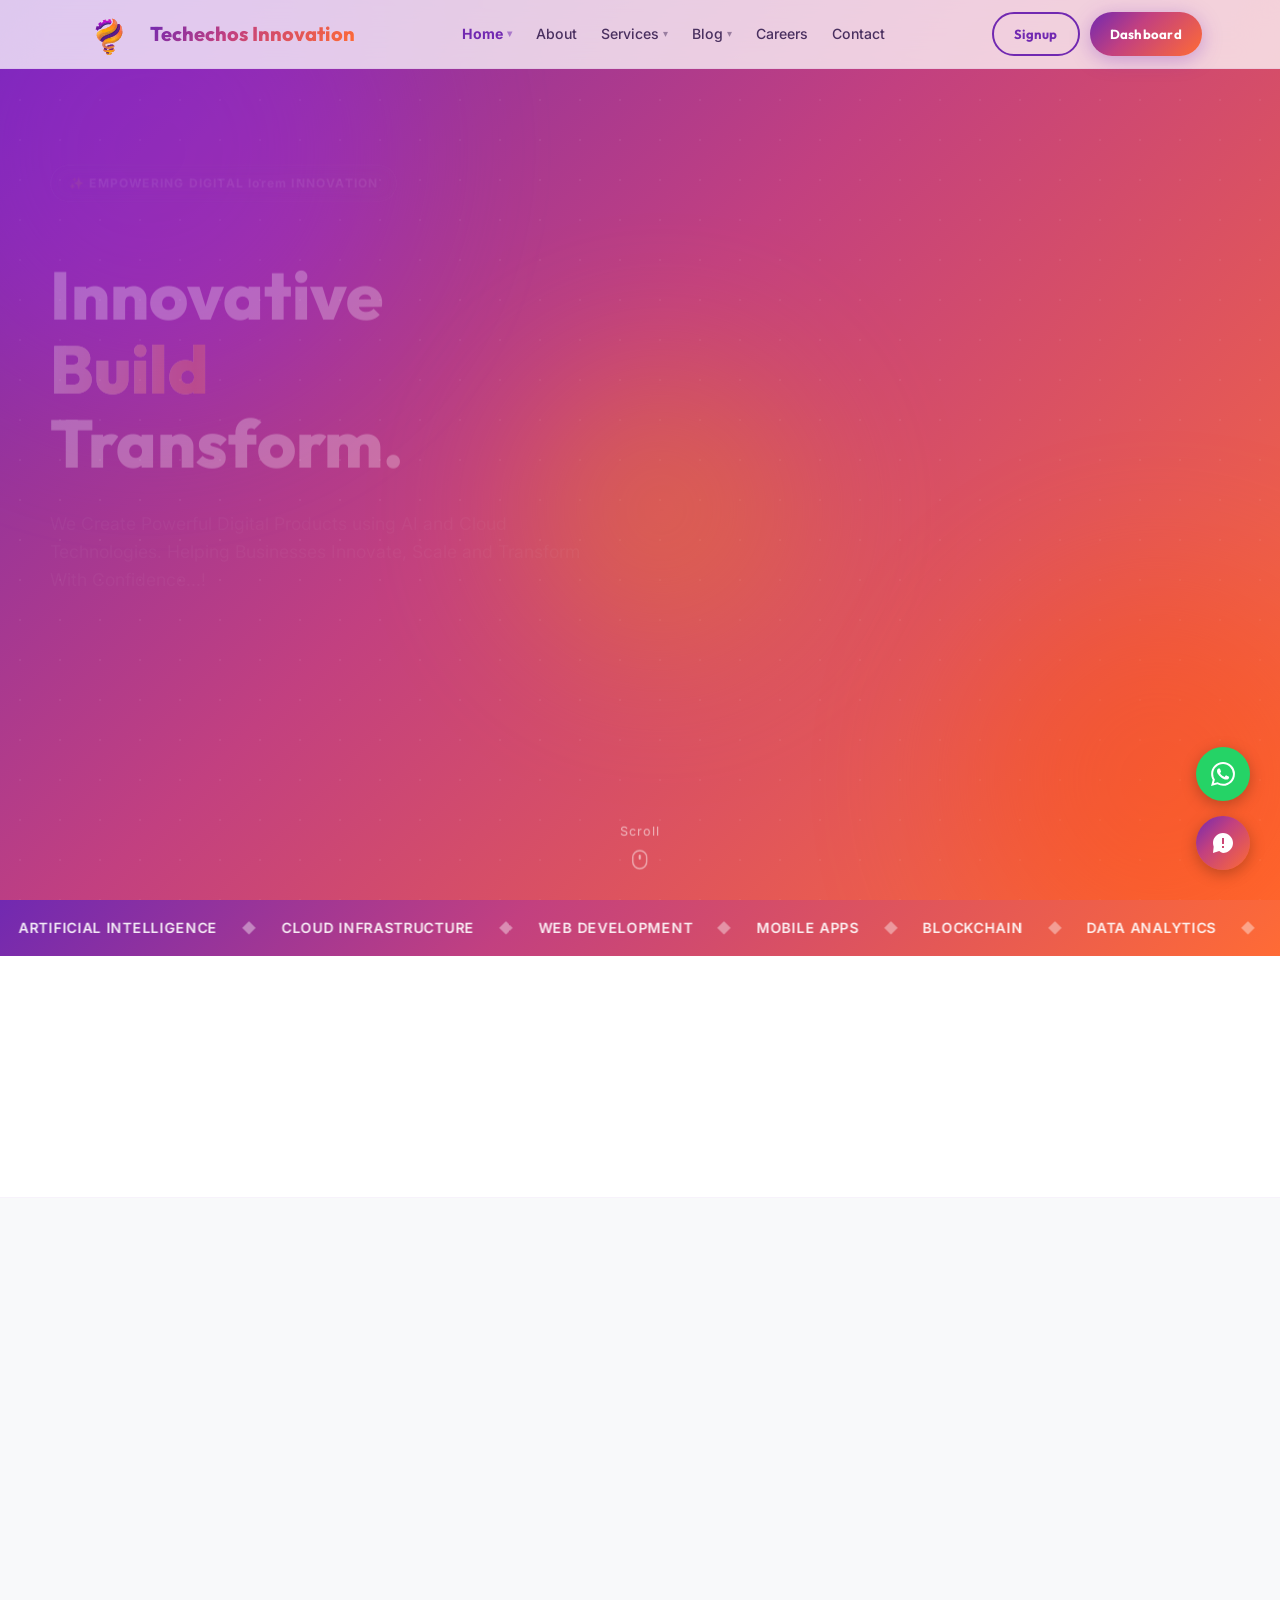
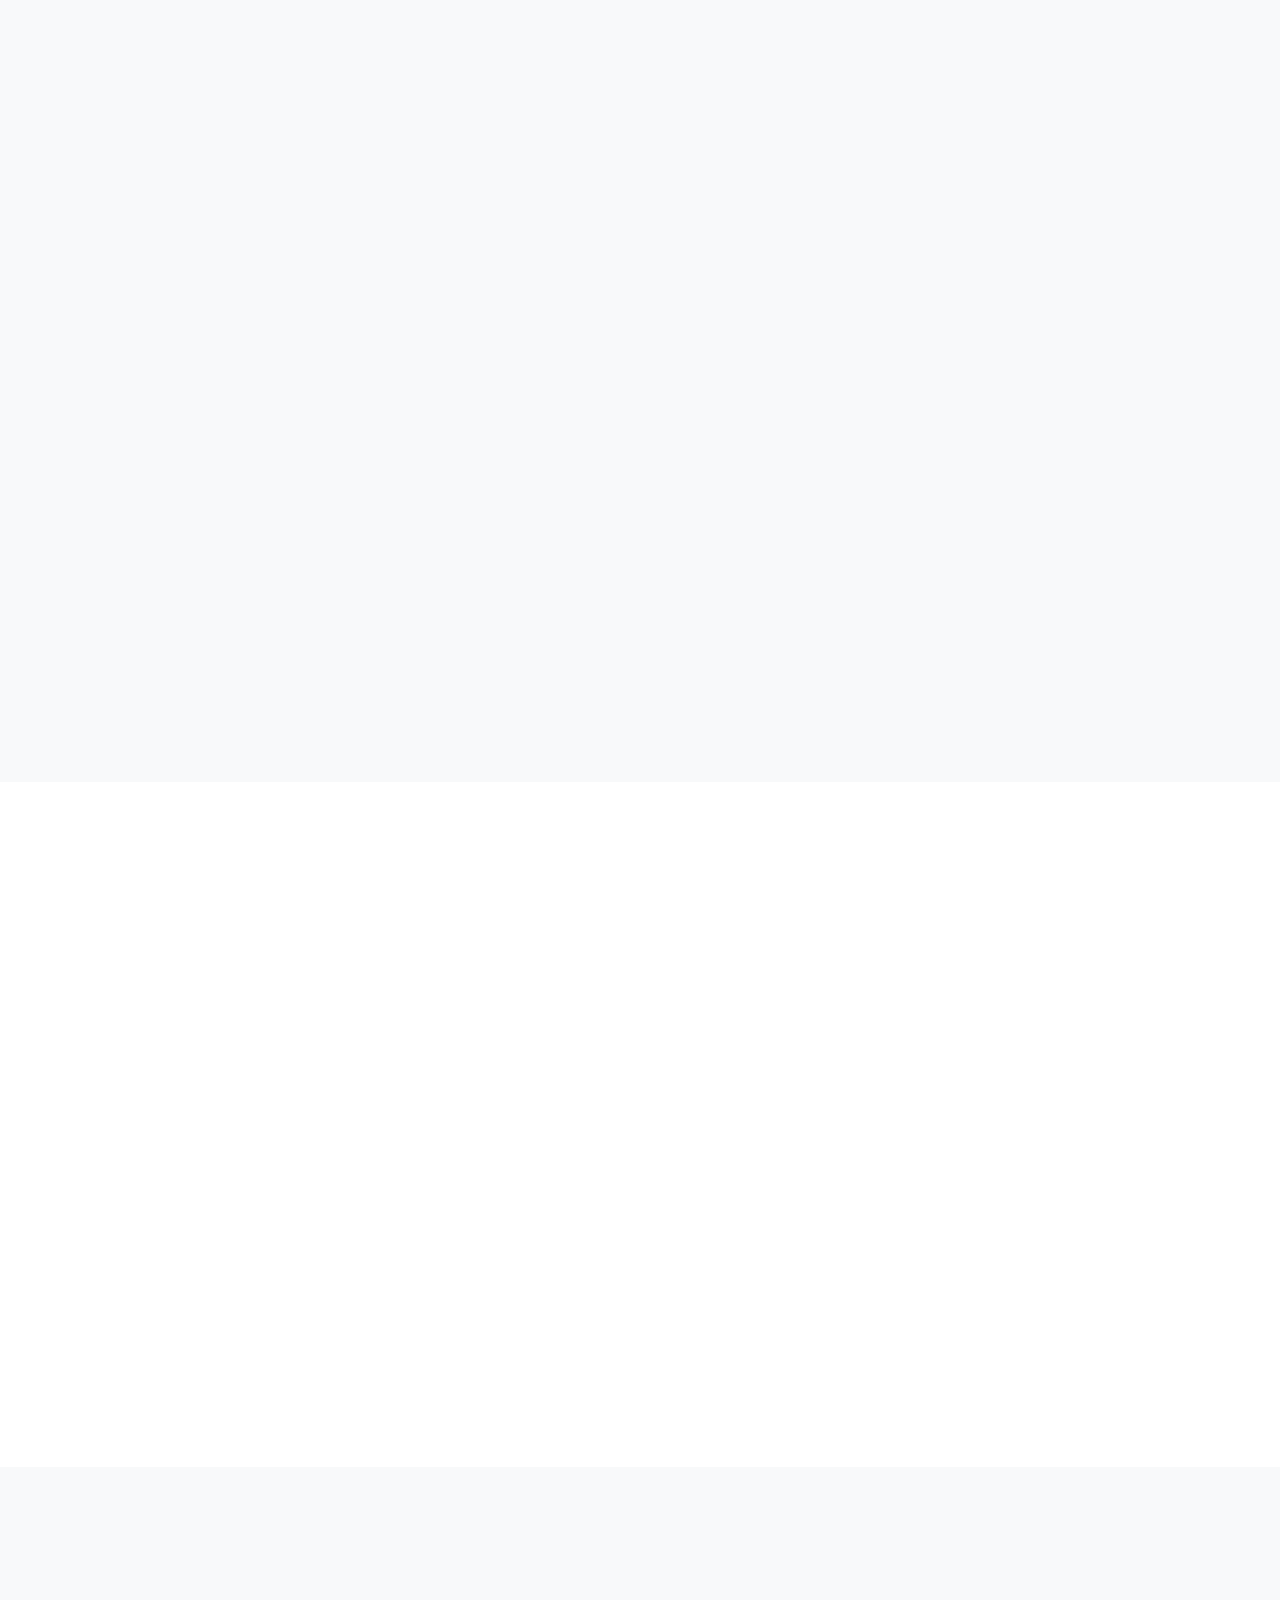
<file: index.html>
<!DOCTYPE html>
<html lang="en">
<head>
<meta charset="UTF-8"/>
<meta http-equiv="refresh" content="0; url=./Home/home.html"/>
<title>Techechos Innovation</title>
  <link rel="stylesheet" href="./navigation/header.css"/>
  <link rel="stylesheet" href="./navigation/footer.css"/>
</head>
<body>
<p>Redirecting to <a href="./Home/home.html">Home</a>...</p>
<script src="./navigation/script.js"></script>
</body>
</html>
</file>
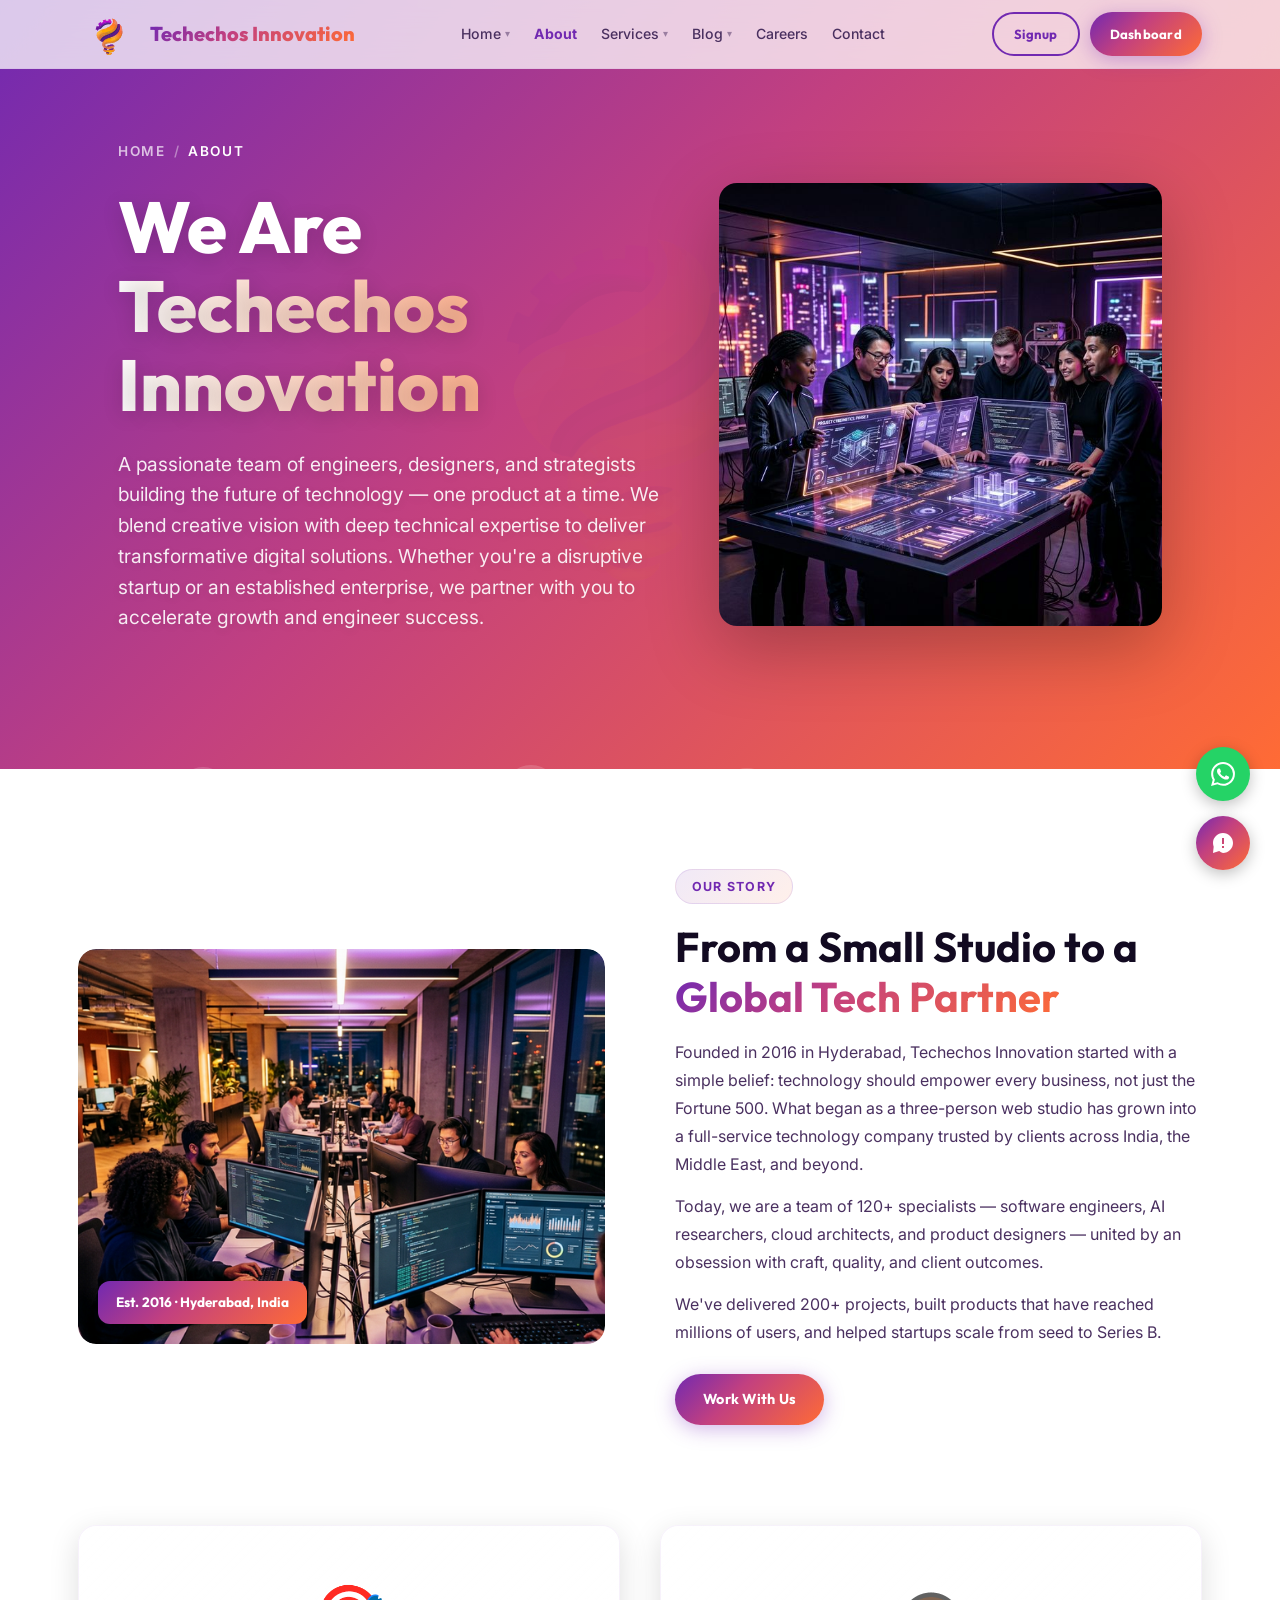
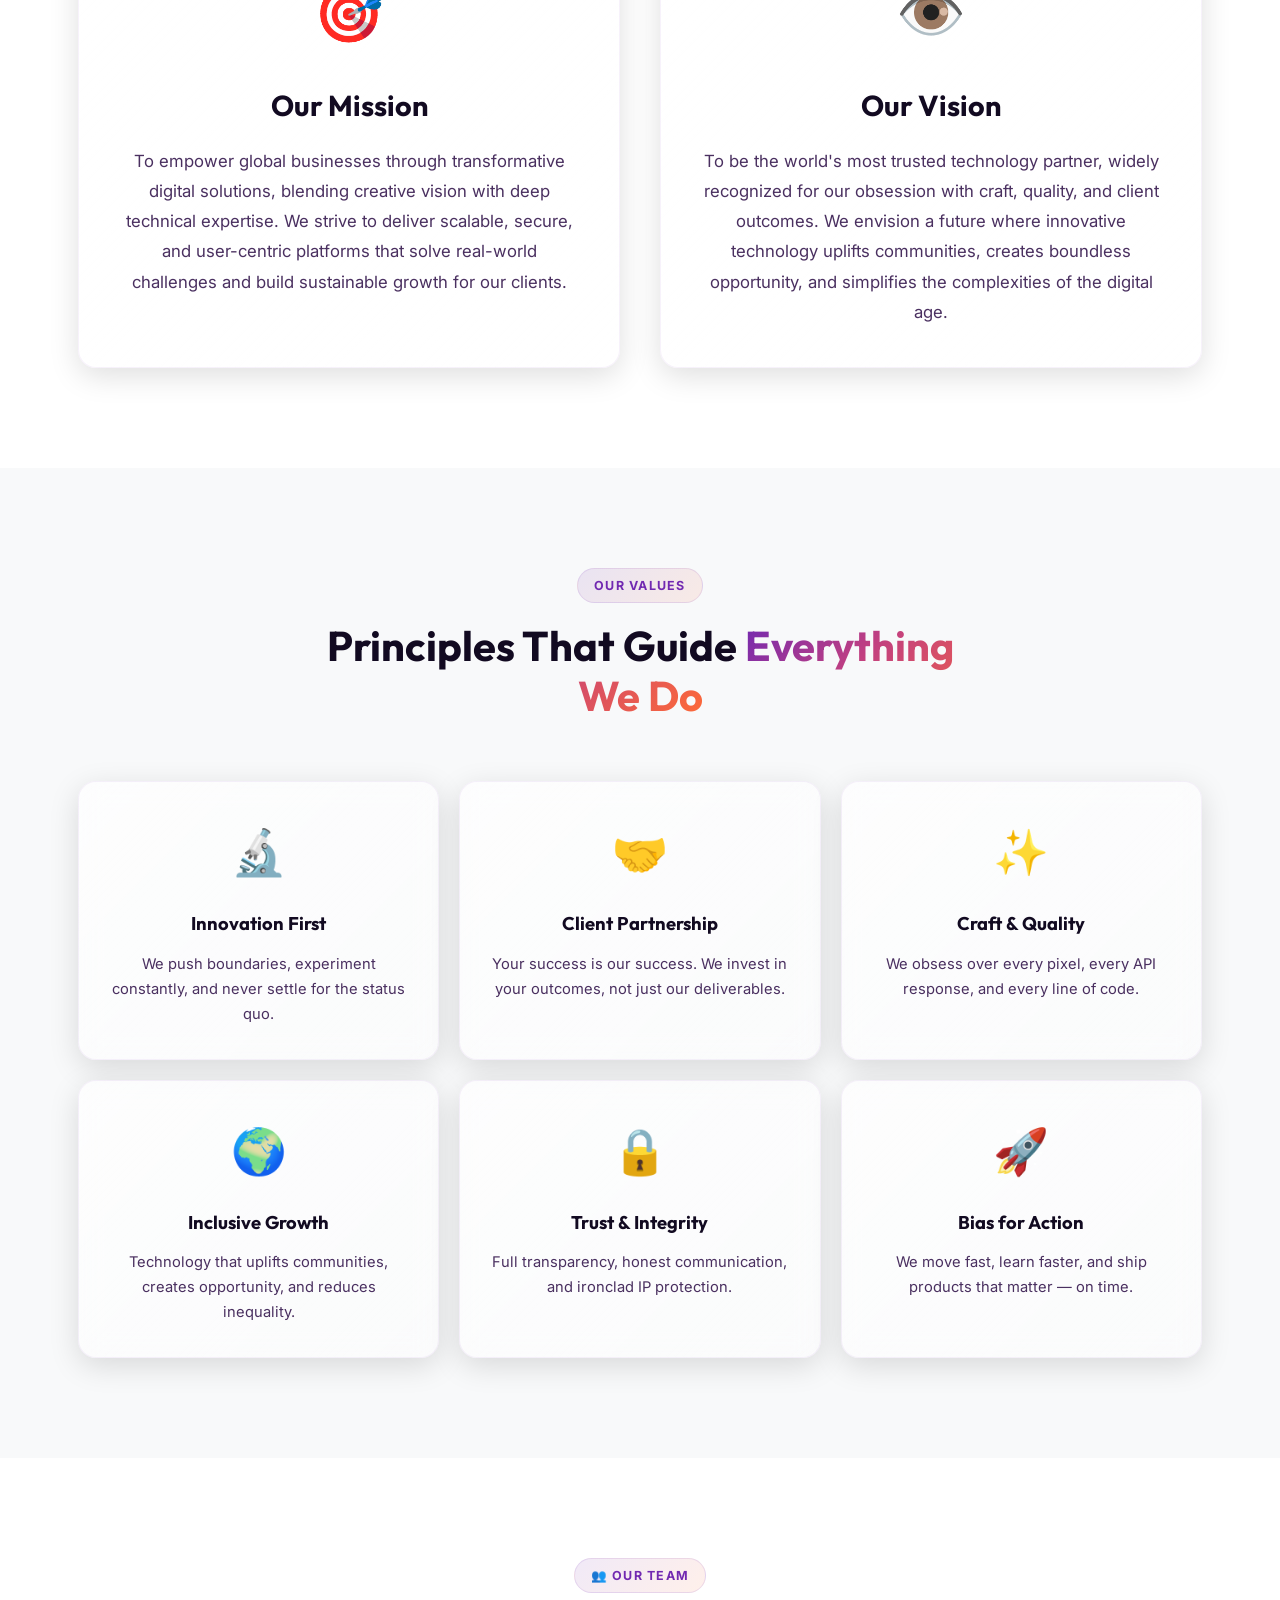
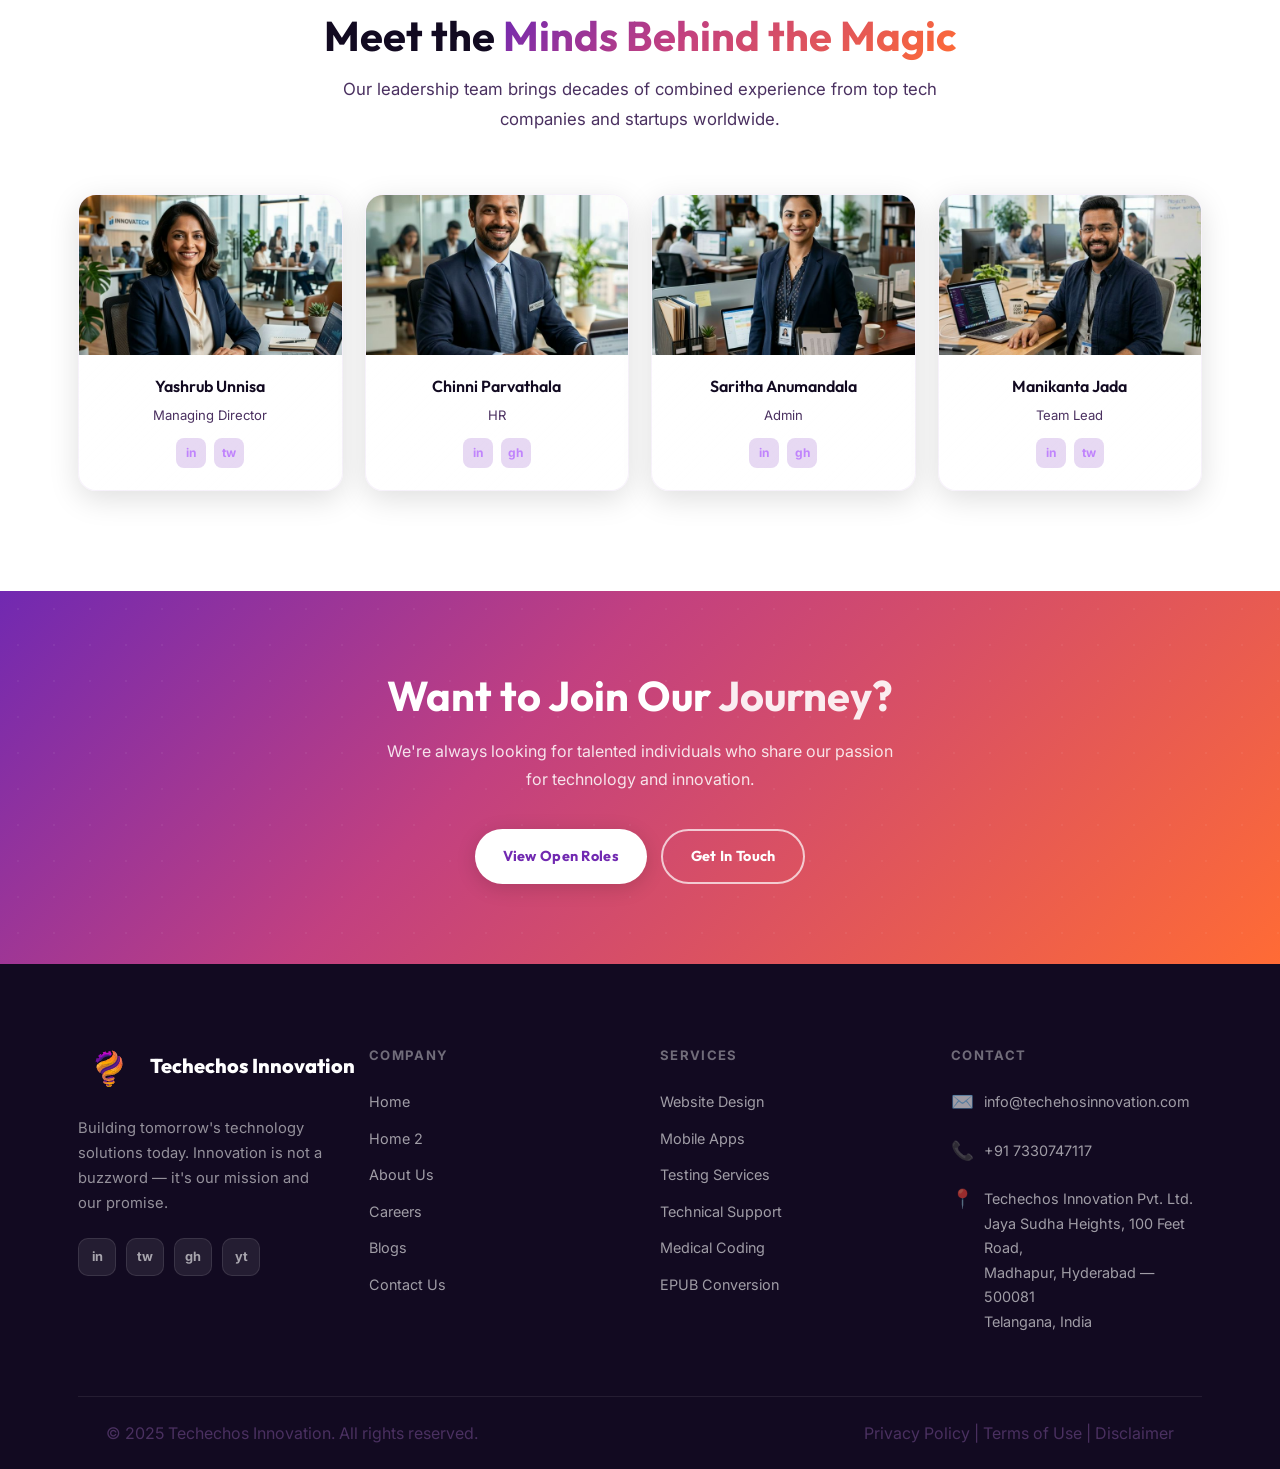
<file: About/about.html>
<!DOCTYPE html>
<html lang="en">
<head>
<meta charset="UTF-8"/><meta name="viewport" content="width=device-width,initial-scale=1.0"/>
<meta name="description" content="About Techechos Innovation — A passionate team of engineers, designers, and strategists building the future of technology."/>
<title>About — Techechos Innovation</title>
<link rel="stylesheet" href="../shared/shared.css"/>
<link rel="stylesheet" href="./about.css"/>
  <link rel="stylesheet" href="../navigation/header.css"/>
  <link rel="stylesheet" href="../navigation/footer.css"/>
</head>
<body class="dark-page">
<div id="header"></div>
<section class="page-hero">
  <div class="logo-shrink-container"><div class="logo-shrink-bg"></div></div>
  <div class="bubble-container"></div>
  <div class="container">
    <div class="page-hero-inner hero-split">
      <div class="hero-text-content">
        <div class="breadcrumb"><a href="../Home/home.html">Home</a><span>/</span><span style="color:white">About</span></div>
        <h1>We Are <span class="brand-text-anim">Techechos Innovation</span></h1>
        <p>A passionate team of engineers, designers, and strategists building the future of technology — one product at a time. We blend creative vision with deep technical expertise to deliver transformative digital solutions. Whether you're a disruptive startup or an established enterprise, we partner with you to accelerate growth and engineer success.</p>
      </div>
      <div class="hero-img-content fade-up" style="--delay:0.2s">
        <img src="../images/about-hero.png" alt="About Techechos" class="water-float"/>
      </div>
    </div>
  </div>
</section>
<section class="section section-light">
  <div class="container">
    <div class="about-story">
      <div class="about-img-wrap real-img fade-up">
        <img src="../images/about_team.png" alt="Techechos Innovation team working together" loading="lazy"/>
        <div class="about-img-badge">Est. 2016 · Hyderabad, India</div>
      </div>
      <div class="fade-up" style="--delay:0.1s">
        <div class="section-label">Our Story</div>
        <h2>From a Small Studio to a <span class="grad-text">Global Tech Partner</span></h2>
        <p style="margin-top:16px">Founded in 2016 in Hyderabad, Techechos Innovation started with a simple belief: technology should empower every business, not just the Fortune 500. What began as a three-person web studio has grown into a full-service technology company trusted by clients across India, the Middle East, and beyond.</p>
        <p style="margin-top:14px">Today, we are a team of 120+ specialists — software engineers, AI researchers, cloud architects, and product designers — united by an obsession with craft, quality, and client outcomes.</p>
        <p style="margin-top:14px">We've delivered 200+ projects, built products that have reached millions of users, and helped startups scale from seed to Series B.</p>
        <a href="../Contact/contact.html" class="btn btn-primary" style="margin-top:28px">Work With Us</a>
      </div>
    </div>
  </div>
</section>

<section class="section section-light mv-section" style="padding-top: 0;">
  <div class="container">
    <div class="mv-grid">
      <div class="mv-card fade-up">
        <div class="mv-icon">🎯</div>
        <h3>Our Mission</h3>
        <p>To empower global businesses through transformative digital solutions, blending creative vision with deep technical expertise. We strive to deliver scalable, secure, and user-centric platforms that solve real-world challenges and build sustainable growth for our clients.</p>
      </div>
      <div class="mv-card fade-up" style="--delay:0.1s">
        <div class="mv-icon">👁️</div>
        <h3>Our Vision</h3>
        <p>To be the world's most trusted technology partner, widely recognized for our obsession with craft, quality, and client outcomes. We envision a future where innovative technology uplifts communities, creates boundless opportunity, and simplifies the complexities of the digital age.</p>
      </div>
    </div>
  </div>
</section>

<section class="section section-soft">
  <div class="container">
    <div class="section-header center fade-up">
      <div class="section-label">Our Values</div>
      <h2>Principles That Guide <span class="grad-text">Everything We Do</span></h2>
    </div>
    <div class="values-grid">
      <div class="value-card fade-up" style="--delay:0.05s"><div class="value-icon">🔬</div><h4>Innovation First</h4><p>We push boundaries, experiment constantly, and never settle for the status quo.</p></div>
      <div class="value-card fade-up" style="--delay:0.1s"><div class="value-icon">🤝</div><h4>Client Partnership</h4><p>Your success is our success. We invest in your outcomes, not just our deliverables.</p></div>
      <div class="value-card fade-up" style="--delay:0.15s"><div class="value-icon">✨</div><h4>Craft &amp; Quality</h4><p>We obsess over every pixel, every API response, and every line of code.</p></div>
      <div class="value-card fade-up" style="--delay:0.2s"><div class="value-icon">🌍</div><h4>Inclusive Growth</h4><p>Technology that uplifts communities, creates opportunity, and reduces inequality.</p></div>
      <div class="value-card fade-up" style="--delay:0.25s"><div class="value-icon">🔒</div><h4>Trust &amp; Integrity</h4><p>Full transparency, honest communication, and ironclad IP protection.</p></div>
      <div class="value-card fade-up" style="--delay:0.3s"><div class="value-icon">🚀</div><h4>Bias for Action</h4><p>We move fast, learn faster, and ship products that matter — on time.</p></div>
    </div>
  </div>
</section>
<section class="section section-light">
  <div class="container">
    <div class="section-header center fade-up">
      <div class="section-label">👥 Our Team</div>
      <h2>Meet the <span class="grad-text">Minds Behind the Magic</span></h2>
      <p>Our leadership team brings decades of combined experience from top tech companies and startups worldwide.</p>
    </div>
    <div class="team-grid">
      <div class="team-card fade-up" style="--delay:0.05s"><div class="team-avatar photo"><img src="../images/yashrub.png" loading="lazy" alt="Yashrub Unnisa"/></div><div class="team-info"><h4>Yashrub Unnisa</h4><span>Managing Director</span><div class="team-socials"><a href="#" class="team-social">in</a><a href="#" class="team-social">tw</a></div></div></div>
      <div class="team-card fade-up" style="--delay:0.1s"><div class="team-avatar photo"><img src="../images/chinni.png" loading="lazy" alt="Chinni Parvathala"/></div><div class="team-info"><h4>Chinni Parvathala</h4><span>HR</span><div class="team-socials"><a href="#" class="team-social">in</a><a href="#" class="team-social">gh</a></div></div></div>
      <div class="team-card fade-up" style="--delay:0.15s"><div class="team-avatar photo"><img src="../images/saritha.png" loading="lazy" alt="Saritha Anumandala"/></div><div class="team-info"><h4>Saritha Anumandala </h4><span>Admin</span><div class="team-socials"><a href="#" class="team-social">in</a><a href="#" class="team-social">gh</a></div></div></div>
      <div class="team-card fade-up" style="--delay:0.2s"><div class="team-avatar photo"><img src="../images/manikanta.png" loading="lazy" alt="Manikanta Jada"/></div><div class="team-info"><h4>Manikanta Jada</h4><span>Team Lead</span><div class="team-socials"><a href="#" class="team-social">in</a><a href="#" class="team-social">tw</a></div></div></div>
    </div>
  </div>
</section>
<section class="cta-banner">
  <div class="container"><div class="fade-up">
    <h2>Want to Join Our <span style="color:rgba(255,255,255,0.9)">Journey?</span></h2>
    <p>We're always looking for talented individuals who share our passion for technology and innovation.</p>
    <div class="cta-btns">
      <a href="../Careers/careers.html" class="btn btn-white">View Open Roles</a>
      <a href="../Contact/contact.html" class="btn btn-outline-white">Get In Touch</a>
    </div>
  </div></div>
</section>
<div id="footer"></div>
<script src="../shared/shared.js"></script>
<script src="./about.js"></script>
<script src="../navigation/script.js"></script>
</body>
</html>
</file>
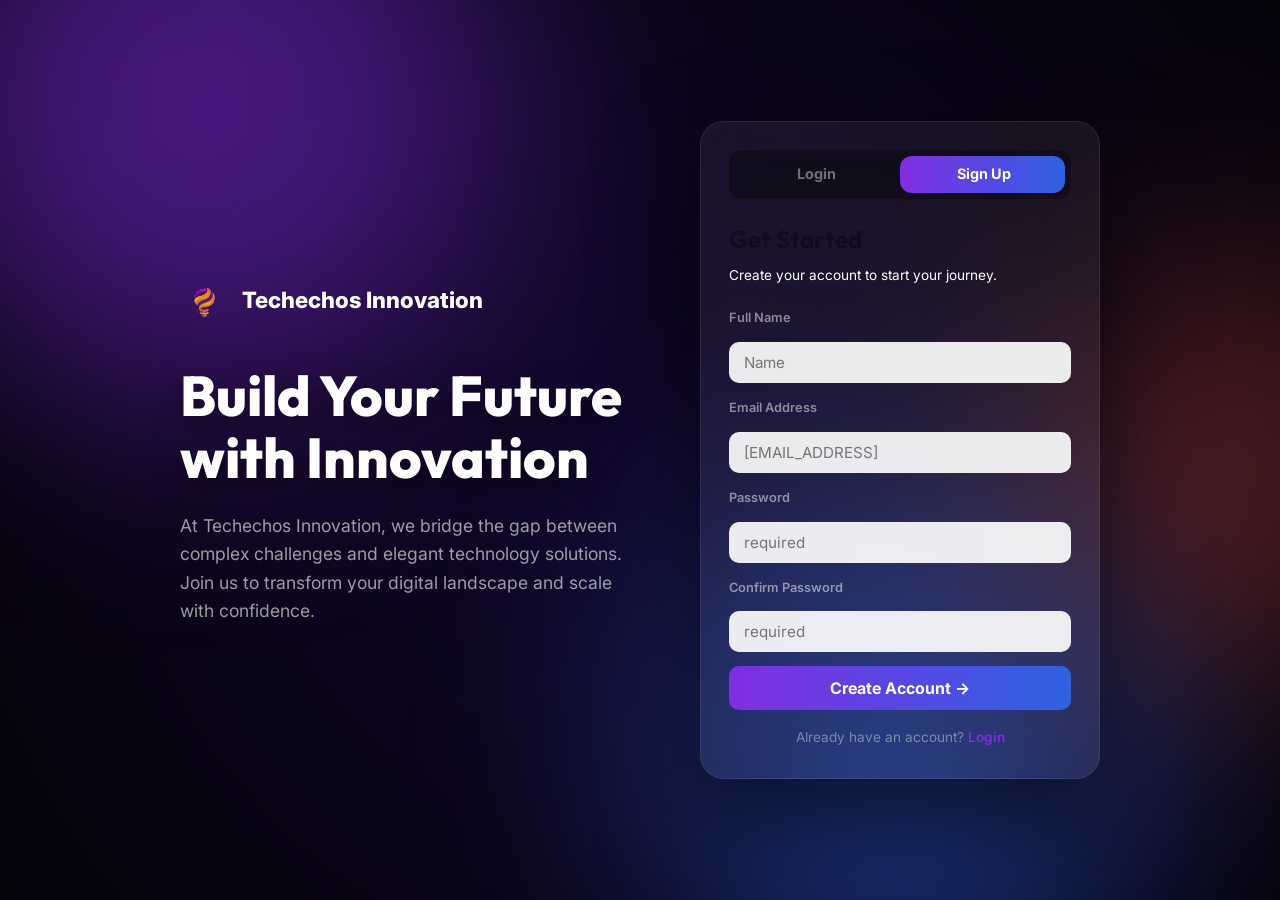
<file: Auth/signup.html>
<!DOCTYPE html>
<html lang="en">
<head>
<meta charset="UTF-8"/><meta name="viewport" content="width=device-width,initial-scale=1.0"/>
<meta name="description" content="Login or Sign Up for Techechos Innovation — Build your future with innovation."/>
<title>Login / Sign Up — Techechos Innovation</title>
<link rel="stylesheet" href="../shared/shared.css"/>
<link rel="stylesheet" href="./auth.css"/>
  <link rel="stylesheet" href="../navigation/header.css"/>
  <link rel="stylesheet" href="../navigation/footer.css"/>
</head>
<body class="auth-page">
<div class="auth-bg-container">
  <div class="auth-orb orb-1"></div>
  <div class="auth-orb orb-2"></div>
  <div class="auth-orb orb-3"></div>
</div>

<div class="auth-wrapper">
  <div class="auth-content-box">
    <a href="../Home/home.html" class="auth-brand">
      <img src="../images/logo1.svg" alt="Techechos Logo"/>
      <span>Techechos Innovation</span>
    </a>
    <h2>Build Your Future<br>with Innovation</h2>
    <p>At Techechos Innovation, we bridge the gap between complex challenges and elegant technology solutions. Join us to transform your digital landscape and scale with confidence.</p>
  </div>

  <div class="auth-card signup-active" id="authCard">
    <div class="auth-toggle">
      <div class="toggle-slider"></div>
      <div class="toggle-btn" id="loginToggleBtn">Login</div>
      <div class="toggle-btn active" id="signupToggleBtn">Sign Up</div>
    </div>
    <div style="overflow:hidden;">
      <div class="form-container" id="formContainer">

        <div class="auth-form">
          <h3>Welcome Back</h3>
          <p class="sub">Please enter your details to sign in.</p>
          <form id="loginForm">
            <div class="form-group"><label>Email Address</label><input type="email" placeholder="[EMAIL_ADDRESS]" required></div>
            <div class="form-group"><label>Password</label><input type="password" placeholder= required></div>
            <div class="form-options">
              <label class="form-check"><input type="checkbox"> Remember me</label>
              <a href="#" class="forgot-link">Forgot Password?</a>
            </div>
            <button type="submit" class="btn-auth">Sign In →</button>
          </form>
          <div class="auth-switch">Don't have an account? <span id="toSignup">Sign Up</span></div>
        </div>
        
        <div class="auth-form">
          <h3>Get Started</h3>
          <p class="sub">Create your account to start your journey.</p>
          <form id="signupForm">
            <div class="form-group"><label>Full Name</label><input type="text" placeholder="Name" required></div>
            <div class="form-group"><label>Email Address</label><input type="email" placeholder="[EMAIL_ADDRESS]" required></div>
            <div class="form-group"><label>Password</label><input type="password" placeholder= required></div>
            <div class="form-group"><label>Confirm Password</label><input type="password" placeholder= required></div>
            <button type="submit" class="btn-auth">Create Account →</button>
          </form>
          <div class="auth-switch">Already have an account? <span id="toLogin">Login</span></div>
        </div>
      </div>
    </div>
  </div>
</div>
<script src="../shared/shared.js"></script>
<script src="./auth.js"></script>
<script src="../navigation/script.js"></script>
</body>
</html>
</file>
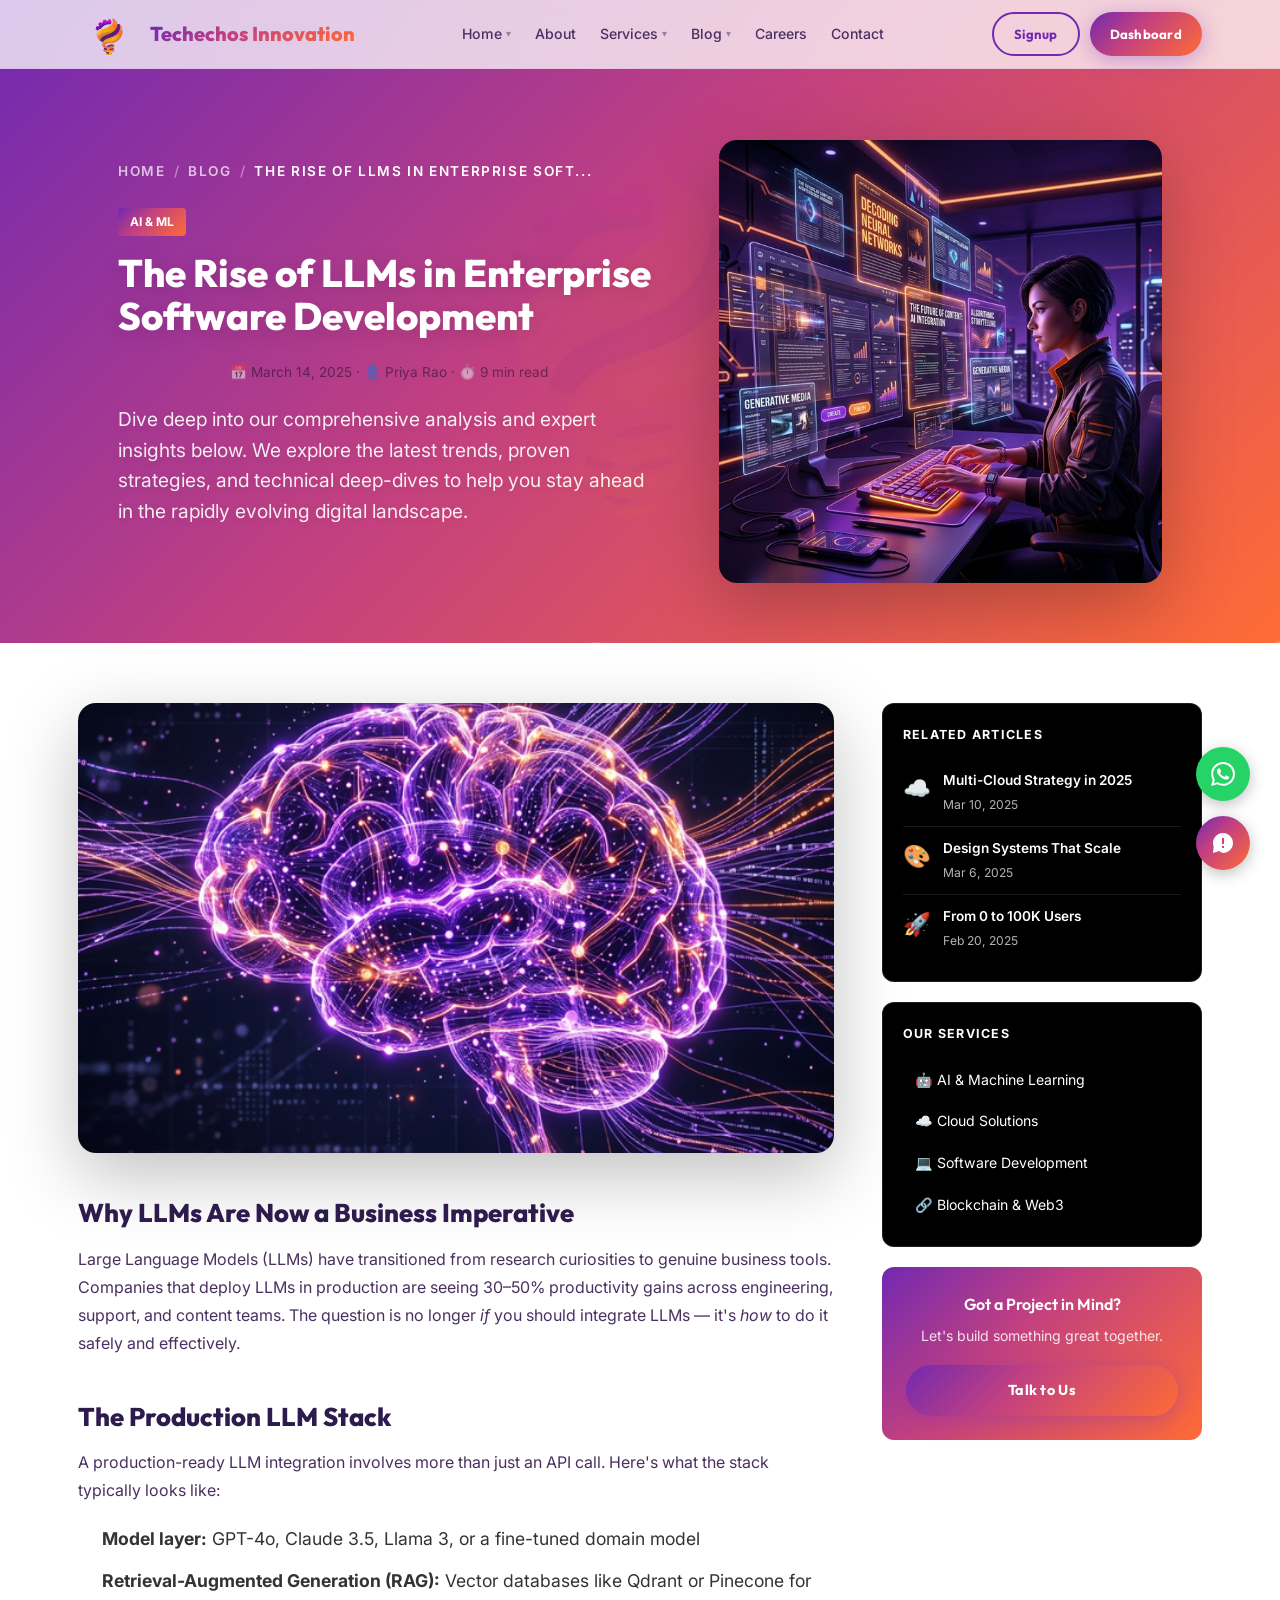
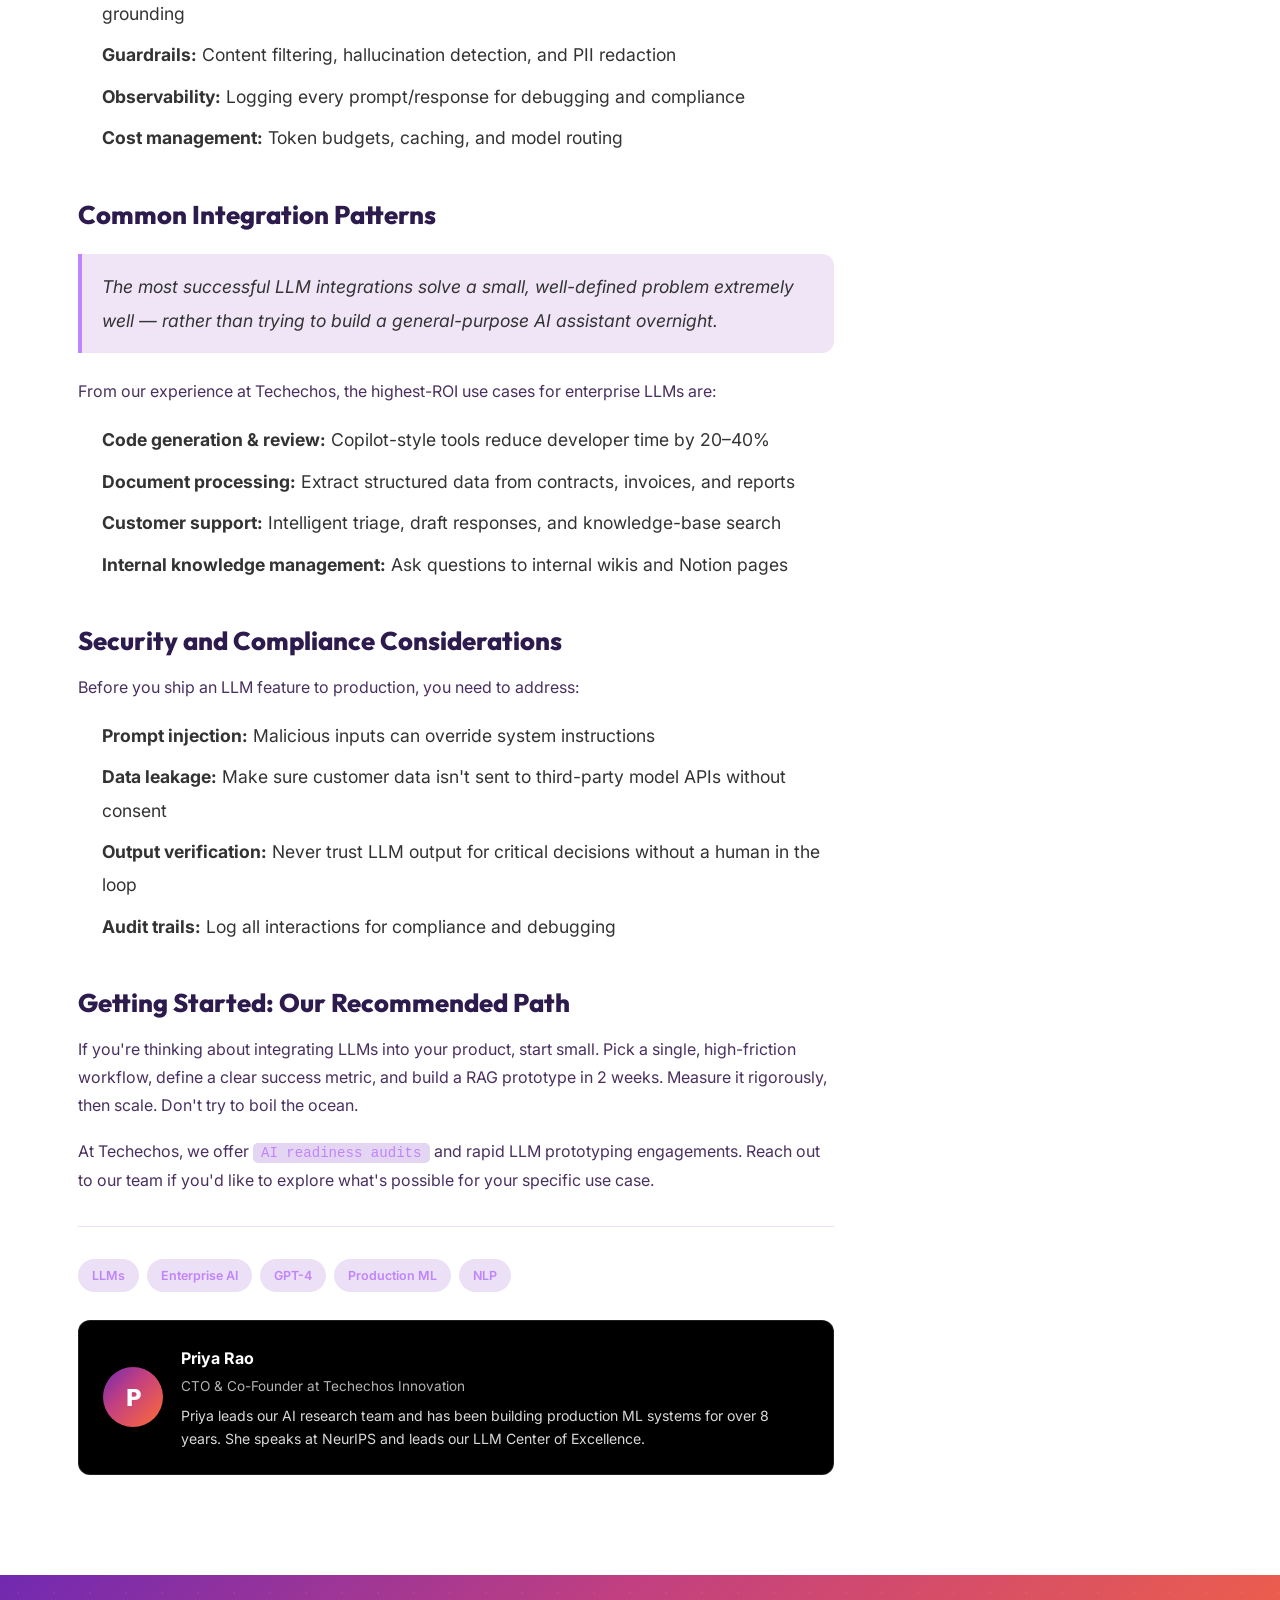
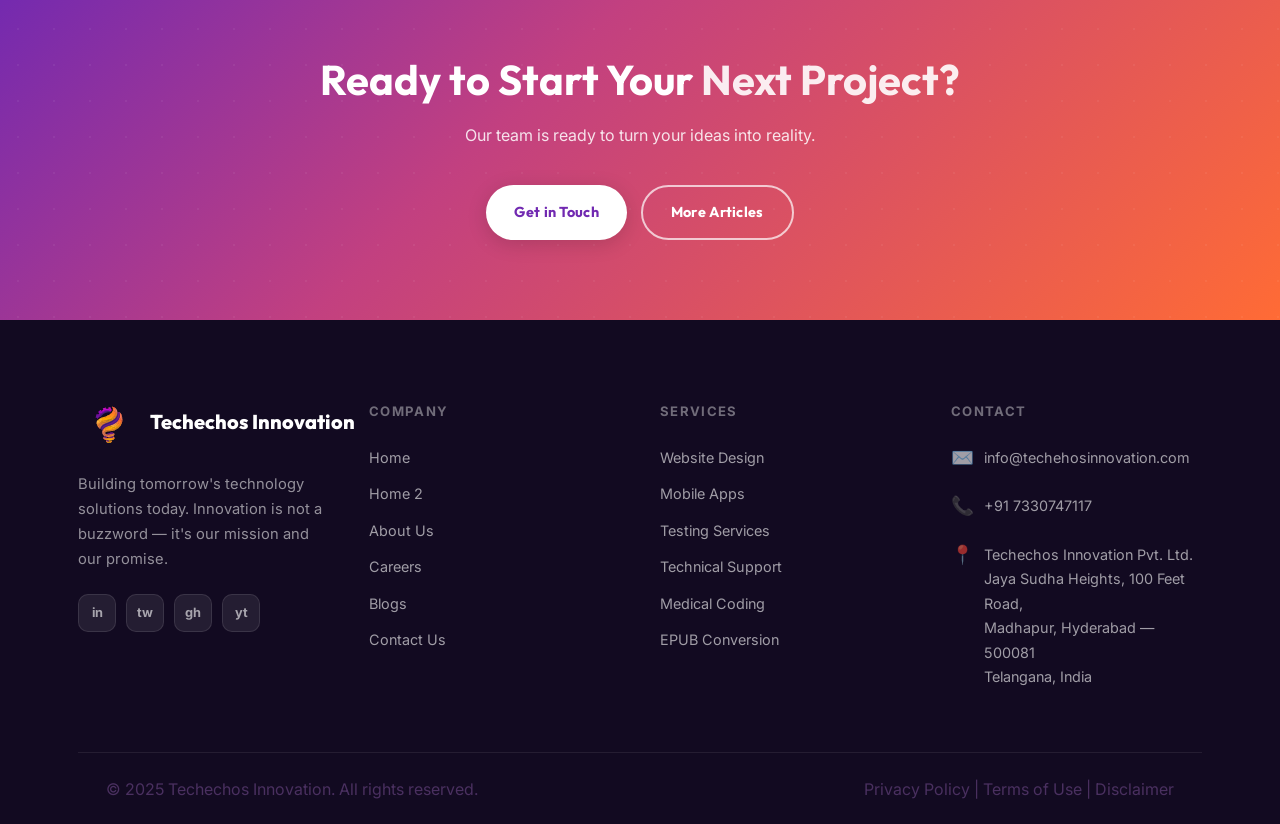
<file: Blogs/blog-detail.html>
<!DOCTYPE html>
<html lang="en">
<head>
<meta charset="UTF-8"/><meta name="viewport" content="width=device-width,initial-scale=1.0"/>
<meta name="description" id="meta-desc" content="Techechos Innovation Blog — Insights on technology and digital transformation."/>
<title id="page-title">Blog Article — Techechos Innovation</title>
<link rel="stylesheet" href="../shared/shared.css"/>
<link rel="stylesheet" href="./blogs.css"/>
<link rel="stylesheet" href="./blog-detail.css"/>
  <link rel="stylesheet" href="../navigation/header.css"/>
  <link rel="stylesheet" href="../navigation/footer.css"/>
</head>
<body class="dark-page">
<div id="header"></div>
<section class="page-hero" style="padding-bottom:60px;">
  <div class="logo-shrink-container"><div class="logo-shrink-bg"></div></div>
  <div class="bubble-container"></div>
  <div class="container">
    <div class="page-hero-inner hero-split">
      <div class="hero-text-content">
        <div class="breadcrumb"><a href="../Home/home.html">Home</a><span>/</span><a href="../Blogs/blogs.html">Blog</a><span>/</span><span id="breadcrumb-post" style="color:white">Article</span></div>
        <div id="post-cat-badge" class="blog-cat" style="position:static;display:inline-block;margin-bottom:16px;"></div>
        <h1 id="post-title" style="font-size:clamp(1.6rem,3.5vw,2.4rem);">Loading...</h1>
        <div id="post-meta" class="article-meta"></div>
        <p style="margin-top:20px;">Dive deep into our comprehensive analysis and expert insights below. We explore the latest trends, proven strategies, and technical deep-dives to help you stay ahead in the rapidly evolving digital landscape.</p>
      </div>
      <div class="hero-img-content fade-up" style="--delay:0.2s">
        <img src="../images/blogs-hero.png" id="blog-detail-img" alt="Blog Illustration" class="water-float"/>
      </div>
    </div>
  </div>
</section>
<section class="section section-light" style="padding-top:60px;">
  <div class="container">
    <div class="blog-detail-layout">
      <article class="article-main">
        <div class="article-cover fade-up"><img id="post-cover" src="" alt="Article cover" loading="lazy"/></div>
        <div class="article-body fade-up" style="--delay:0.1s" id="post-body"></div>
        <div class="article-tags fade-up" style="--delay:0.15s" id="post-tags"></div>
        <div class="author-card fade-up" style="--delay:0.2s" id="post-author"></div>
      </article>
      <aside class="blog-sidebar fade-up" style="--delay:0.1s">
        <div class="sidebar-card">
          <h5>Related Articles</h5>
          <div id="related-posts"></div>
        </div>
        <div class="sidebar-card" style="margin-top:20px;">
          <h5>Our Services</h5>
          <a href="../Services/service-detail.html?service=ai-ml" class="sidebar-link">🤖 AI &amp; Machine Learning</a>
          <a href="../Services/service-detail.html?service=cloud" class="sidebar-link">☁️ Cloud Solutions</a>
          <a href="../Services/service-detail.html?service=software-dev" class="sidebar-link">💻 Software Development</a>
          <a href="../Services/service-detail.html?service=blockchain" class="sidebar-link">🔗 Blockchain &amp; Web3</a>
        </div>
        <div class="sidebar-cta">
          <h4>Got a Project in Mind?</h4>
          <p>Let's build something great together.</p>
          <a href="../Contact/contact.html" class="btn btn-primary" style="width:100%;justify-content:center;margin-top:16px">Talk to Us</a>
        </div>
      </aside>
    </div>
  </div>
</section>
<section class="cta-banner"><div class="container"><div class="fade-up"><h2>Ready to Start Your <span style="color:rgba(255,255,255,0.9)">Next Project?</span></h2><p>Our team is ready to turn your ideas into reality.</p><div class="cta-btns"><a href="../Contact/contact.html" class="btn btn-white">Get in Touch</a><a href="../Blogs/blogs.html" class="btn btn-outline-white">More Articles</a></div></div></div></section>
<div id="footer"></div>
<script src="../shared/shared.js"></script>
<script src="./blog-detail.js"></script>
<script src="../navigation/script.js"></script>
</body>
</html>
</file>
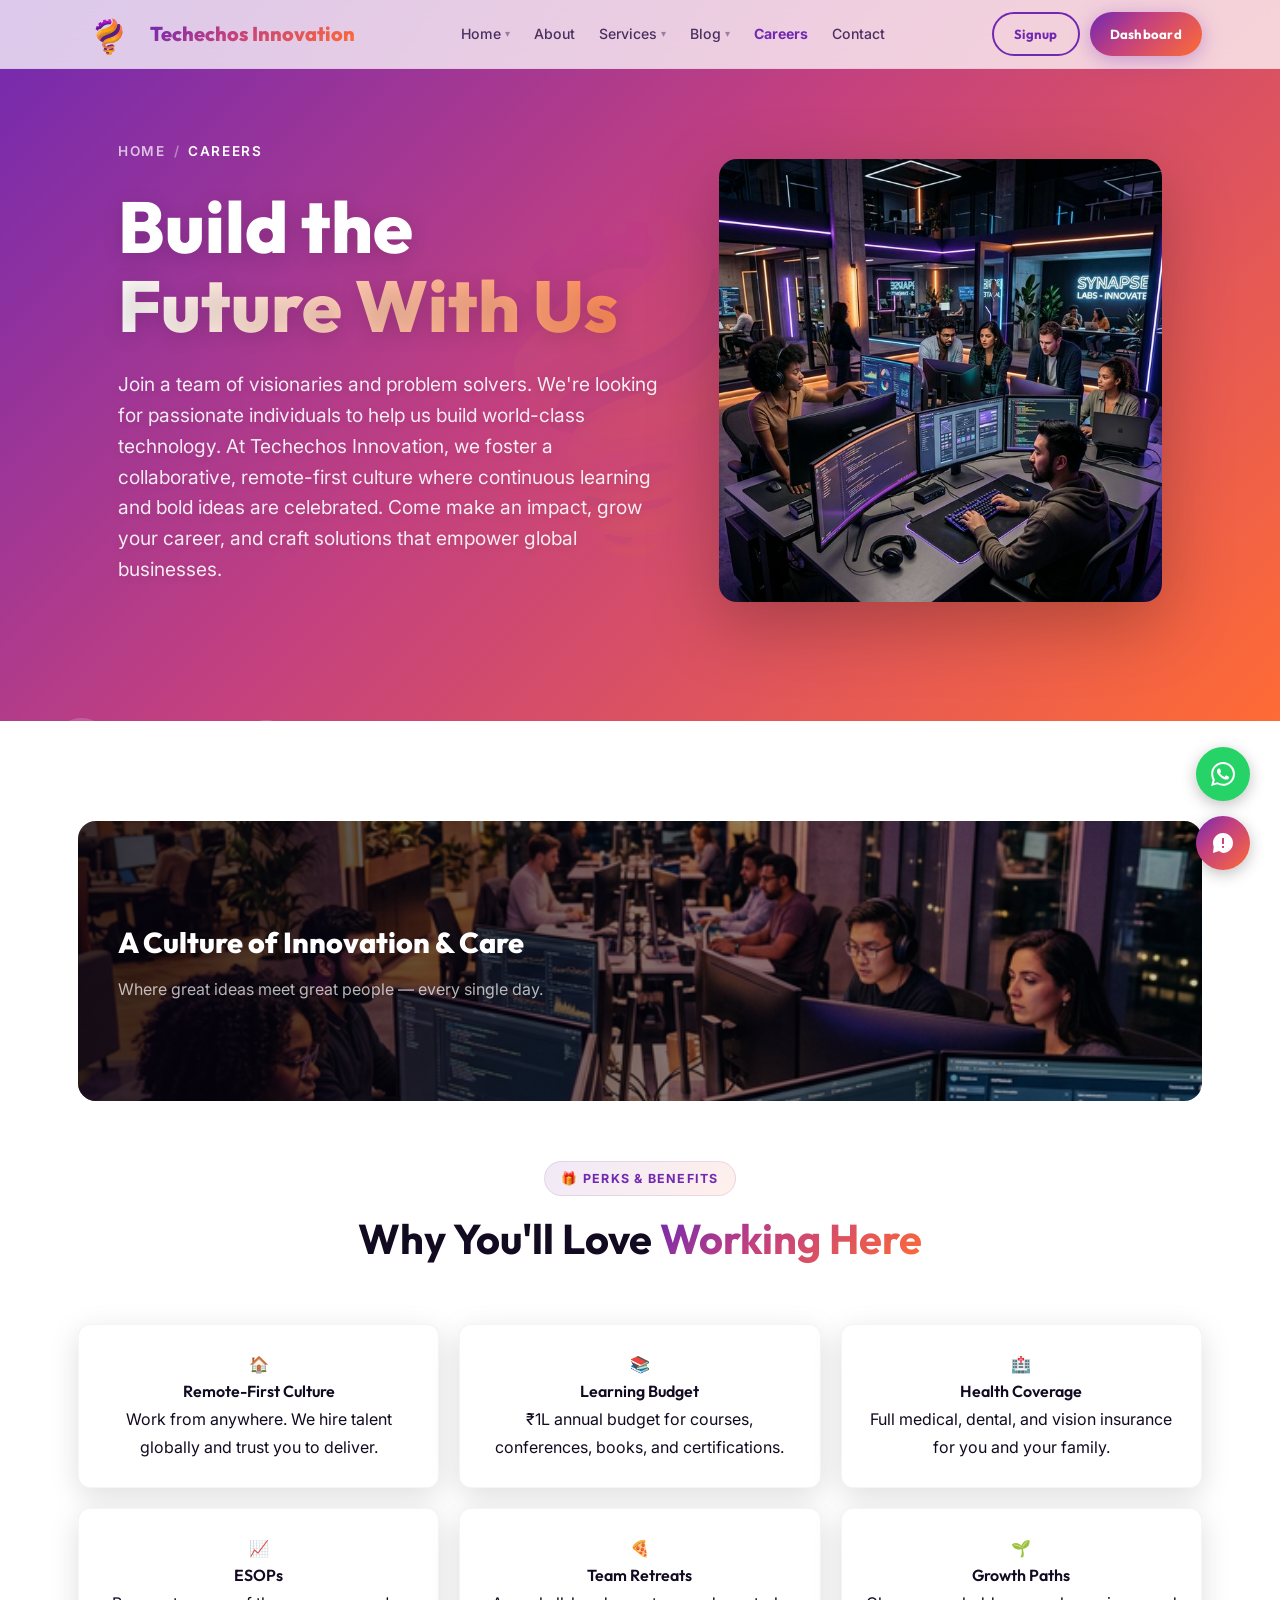
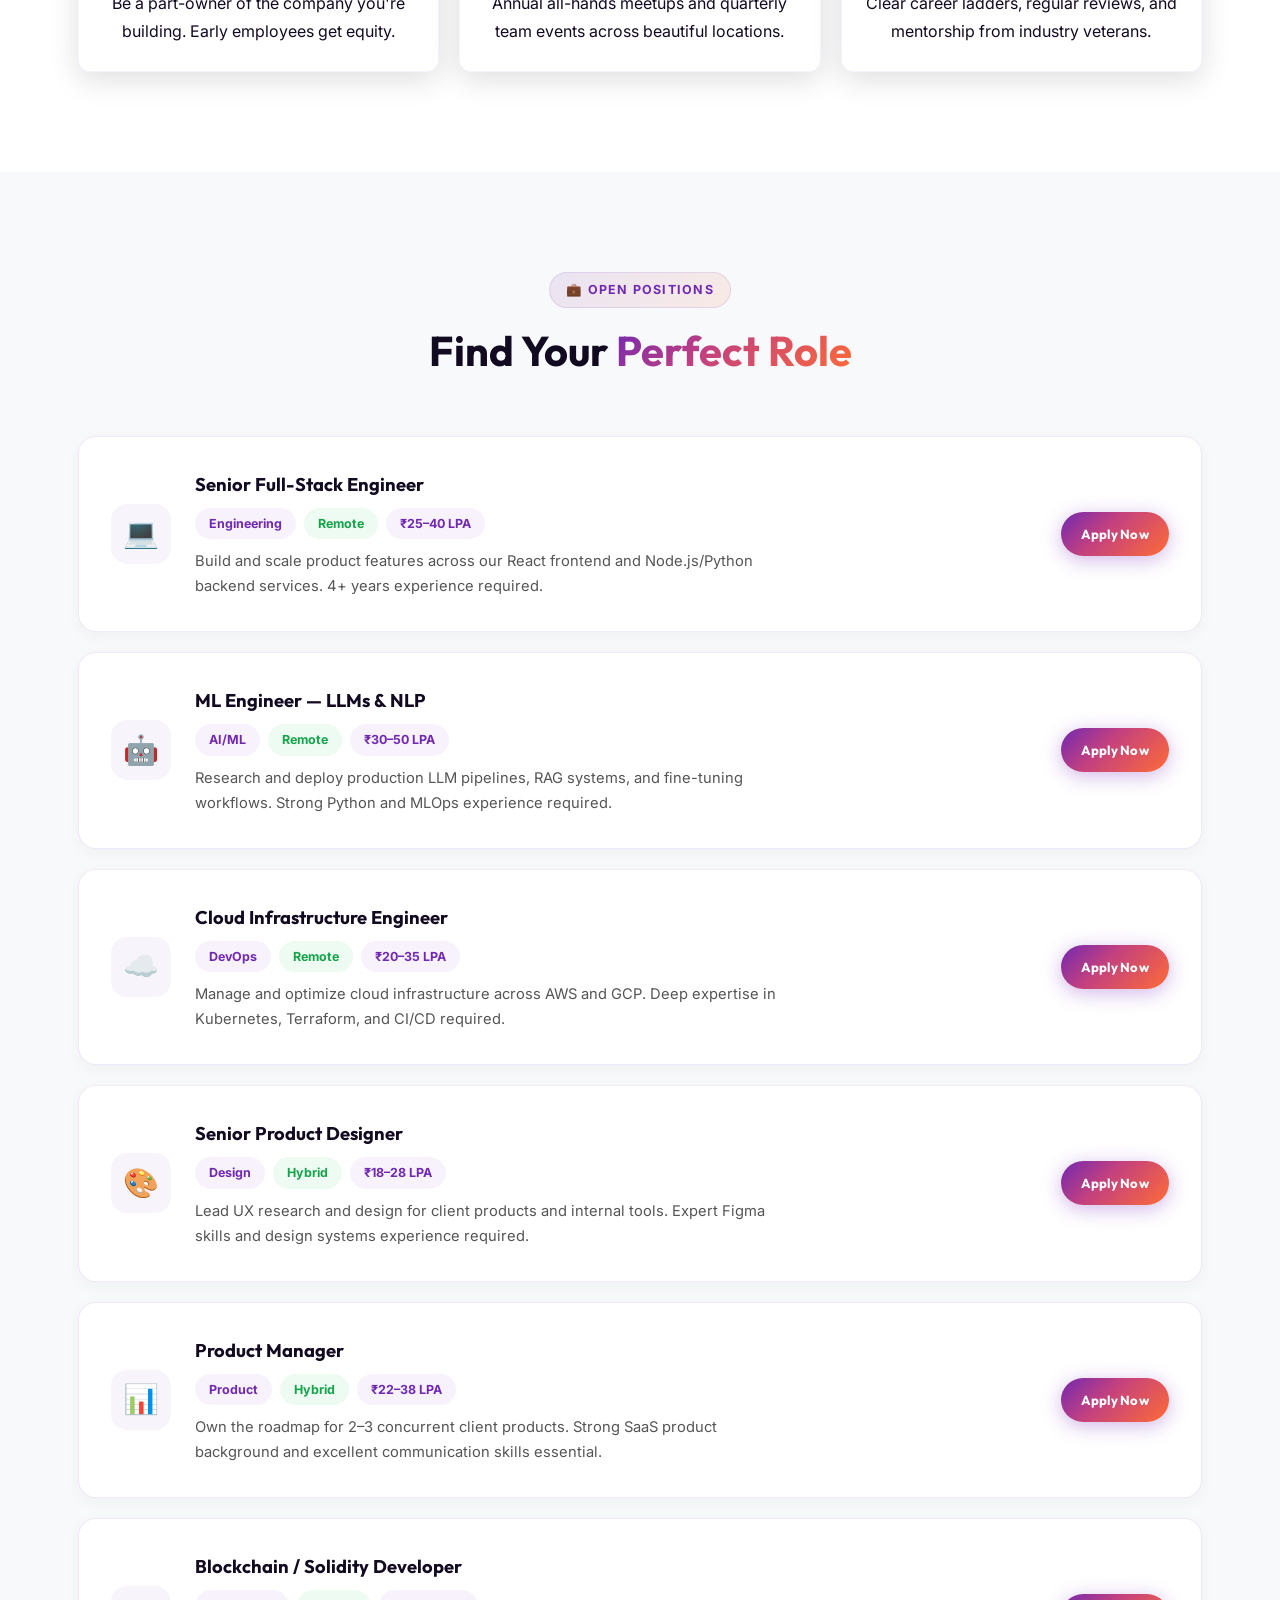
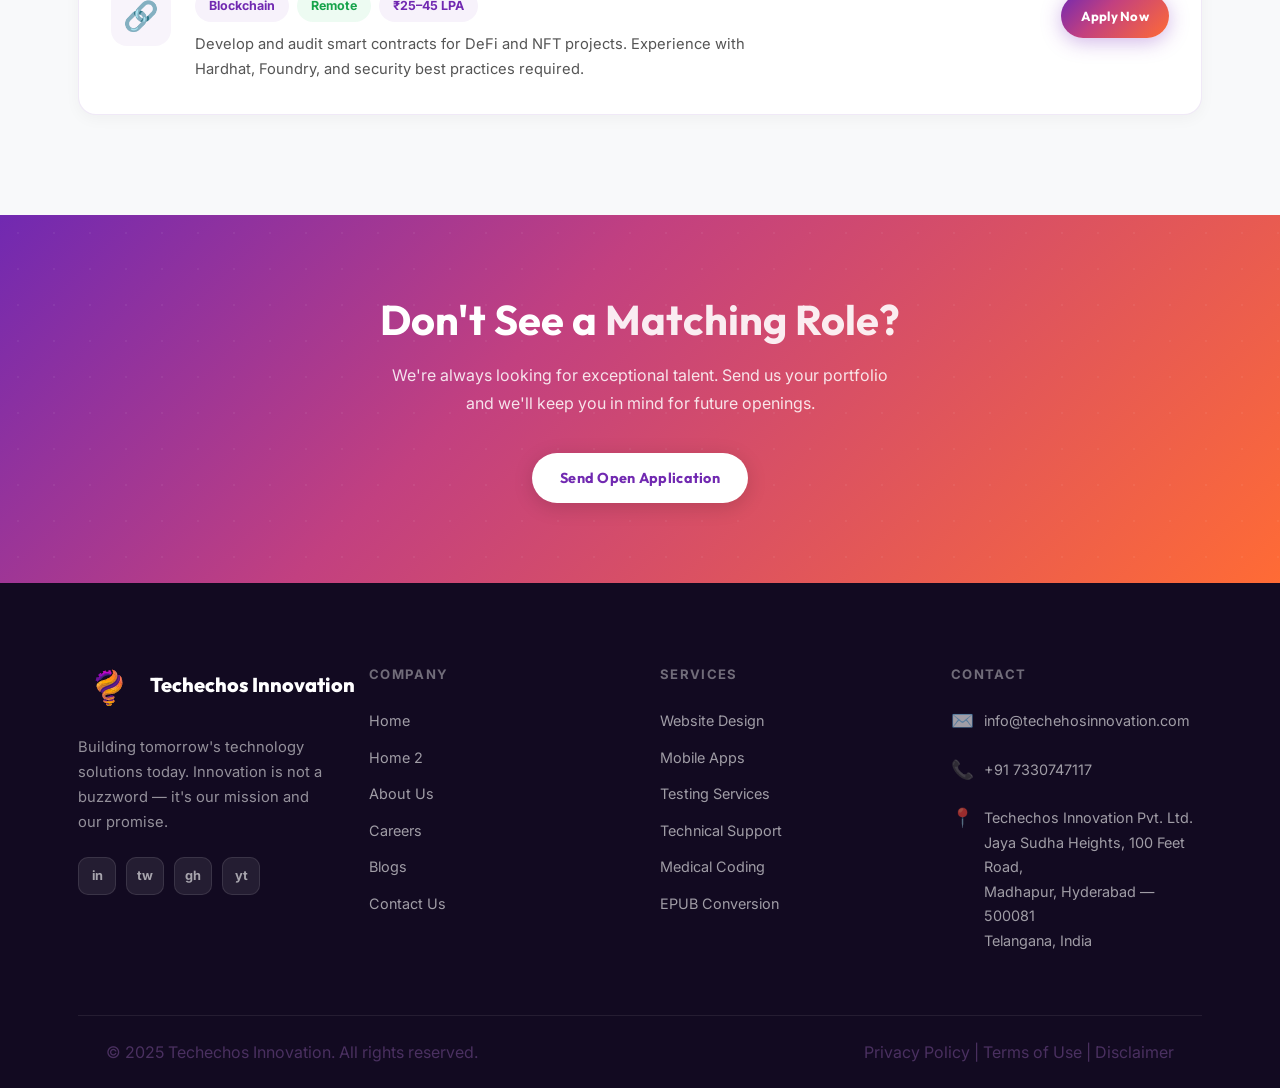
<file: Careers/careers.html>
<!DOCTYPE html>
<html lang="en">
<head>
<meta charset="UTF-8"/><meta name="viewport" content="width=device-width,initial-scale=1.0"/>
<meta name="description" content="Careers at Techechos Innovation — Join a team building the future of technology."/>
<title>Careers — Techechos Innovation</title>
<link rel="stylesheet" href="../shared/shared.css"/>
<link rel="stylesheet" href="./careers.css"/>
  <link rel="stylesheet" href="../navigation/header.css"/>
  <link rel="stylesheet" href="../navigation/footer.css"/>
</head>
<body class="dark-page">
<div id="header"></div>
<section class="page-hero">
  <div class="logo-shrink-container"><div class="logo-shrink-bg"></div></div>
  <div class="bubble-container"></div>
  <div class="container">
    <div class="page-hero-inner hero-split">
      <div class="hero-text-content">
        <div class="breadcrumb"><a href="../Home/home.html">Home</a><span>/</span><span style="color:white">Careers</span></div>
        <h1>Build the <span class="brand-text-anim">Future With Us</span></h1>
        <p>Join a team of visionaries and problem solvers. We're looking for passionate individuals to help us build world-class technology. At Techechos Innovation, we foster a collaborative, remote-first culture where continuous learning and bold ideas are celebrated. Come make an impact, grow your career, and craft solutions that empower global businesses.</p>
      </div>
      <div class="hero-img-content fade-up" style="--delay:0.2s">
        <img src="../images/careers-hero.png" alt="Careers at Techechos" class="water-float"/>
      </div>
    </div>
  </div>
</section>
<section class="section section-light">
  <div class="container">
    <div class="culture-banner">
      <img src="../images/about_team.png" alt="Techechos team culture" loading="lazy"/>
      <div class="culture-banner-overlay">
        <div class="culture-banner-text">
          <h3>A Culture of Innovation &amp; Care</h3>
          <p>Where great ideas meet great people — every single day.</p>
        </div>
      </div>
    </div>
    <div class="section-header center fade-up"><div class="section-label">🎁 Perks &amp; Benefits</div><h2>Why You'll Love <span class="grad-text">Working Here</span></h2></div>
    <div class="perks-grid">
      <div class="perk-card fade-up" style="--delay:0.05s"><div class="perk-icon">🏠</div><h4>Remote-First Culture</h4><p>Work from anywhere. We hire talent globally and trust you to deliver.</p></div>
      <div class="perk-card fade-up" style="--delay:0.1s"><div class="perk-icon">📚</div><h4>Learning Budget</h4><p>₹1L annual budget for courses, conferences, books, and certifications.</p></div>
      <div class="perk-card fade-up" style="--delay:0.15s"><div class="perk-icon">🏥</div><h4>Health Coverage</h4><p>Full medical, dental, and vision insurance for you and your family.</p></div>
      <div class="perk-card fade-up" style="--delay:0.2s"><div class="perk-icon">📈</div><h4>ESOPs</h4><p>Be a part-owner of the company you're building. Early employees get equity.</p></div>
      <div class="perk-card fade-up" style="--delay:0.25s"><div class="perk-icon">🍕</div><h4>Team Retreats</h4><p>Annual all-hands meetups and quarterly team events across beautiful locations.</p></div>
      <div class="perk-card fade-up" style="--delay:0.3s"><div class="perk-icon">🌱</div><h4>Growth Paths</h4><p>Clear career ladders, regular reviews, and mentorship from industry veterans.</p></div>
    </div>
  </div>
</section>
<section class="section section-soft">
  <div class="container">
    <div class="section-header center fade-up"><div class="section-label">💼 Open Positions</div><h2>Find Your <span class="grad-text">Perfect Role</span></h2></div>
    <div class="jobs-list">
      <div class="job-card fade-up" style="--delay:0.05s">
        <div class="job-icon">💻</div>
        <div class="job-info"><h4>Senior Full-Stack Engineer</h4><div class="job-tags"><span class="job-tag">Engineering</span><span class="job-tag remote">Remote</span><span class="job-tag">₹25–40 LPA</span></div><p>Build and scale product features across our React frontend and Node.js/Python backend services. 4+ years experience required.</p></div>
        <a href="../Contact/contact.html" class="btn btn-sm btn-primary">Apply Now</a>
      </div>
      <div class="job-card fade-up" style="--delay:0.1s">
        <div class="job-icon">🤖</div>
        <div class="job-info"><h4>ML Engineer — LLMs &amp; NLP</h4><div class="job-tags"><span class="job-tag">AI/ML</span><span class="job-tag remote">Remote</span><span class="job-tag">₹30–50 LPA</span></div><p>Research and deploy production LLM pipelines, RAG systems, and fine-tuning workflows. Strong Python and MLOps experience required.</p></div>
        <a href="../Contact/contact.html" class="btn btn-sm btn-primary">Apply Now</a>
      </div>
      <div class="job-card fade-up" style="--delay:0.15s">
        <div class="job-icon">☁️</div>
        <div class="job-info"><h4>Cloud Infrastructure Engineer</h4><div class="job-tags"><span class="job-tag">DevOps</span><span class="job-tag remote">Remote</span><span class="job-tag">₹20–35 LPA</span></div><p>Manage and optimize cloud infrastructure across AWS and GCP. Deep expertise in Kubernetes, Terraform, and CI/CD required.</p></div>
        <a href="../Contact/contact.html" class="btn btn-sm btn-primary">Apply Now</a>
      </div>
      <div class="job-card fade-up" style="--delay:0.2s">
        <div class="job-icon">🎨</div>
        <div class="job-info"><h4>Senior Product Designer</h4><div class="job-tags"><span class="job-tag">Design</span><span class="job-tag remote">Hybrid</span><span class="job-tag">₹18–28 LPA</span></div><p>Lead UX research and design for client products and internal tools. Expert Figma skills and design systems experience required.</p></div>
        <a href="../Contact/contact.html" class="btn btn-sm btn-primary">Apply Now</a>
      </div>
      <div class="job-card fade-up" style="--delay:0.25s">
        <div class="job-icon">📊</div>
        <div class="job-info"><h4>Product Manager</h4><div class="job-tags"><span class="job-tag">Product</span><span class="job-tag remote">Hybrid</span><span class="job-tag">₹22–38 LPA</span></div><p>Own the roadmap for 2–3 concurrent client products. Strong SaaS product background and excellent communication skills essential.</p></div>
        <a href="../Contact/contact.html" class="btn btn-sm btn-primary">Apply Now</a>
      </div>
      <div class="job-card fade-up" style="--delay:0.3s">
        <div class="job-icon">🔗</div>
        <div class="job-info"><h4>Blockchain / Solidity Developer</h4><div class="job-tags"><span class="job-tag">Blockchain</span><span class="job-tag remote">Remote</span><span class="job-tag">₹25–45 LPA</span></div><p>Develop and audit smart contracts for DeFi and NFT projects. Experience with Hardhat, Foundry, and security best practices required.</p></div>
        <a href="../Contact/contact.html" class="btn btn-sm btn-primary">Apply Now</a>
      </div>
    </div>
  </div>
</section>
<section class="cta-banner"><div class="container"><div class="fade-up"><h2>Don't See a <span style="color:rgba(255,255,255,0.9)">Matching Role?</span></h2><p>We're always looking for exceptional talent. Send us your portfolio and we'll keep you in mind for future openings.</p><div class="cta-btns"><a href="../Contact/contact.html" class="btn btn-white">Send Open Application</a></div></div></div></section>
<div id="footer"></div>
<script src="../shared/shared.js"></script>
<script src="./careers.js"></script>
<script src="../navigation/script.js"></script>
</body>
</html>
</file>
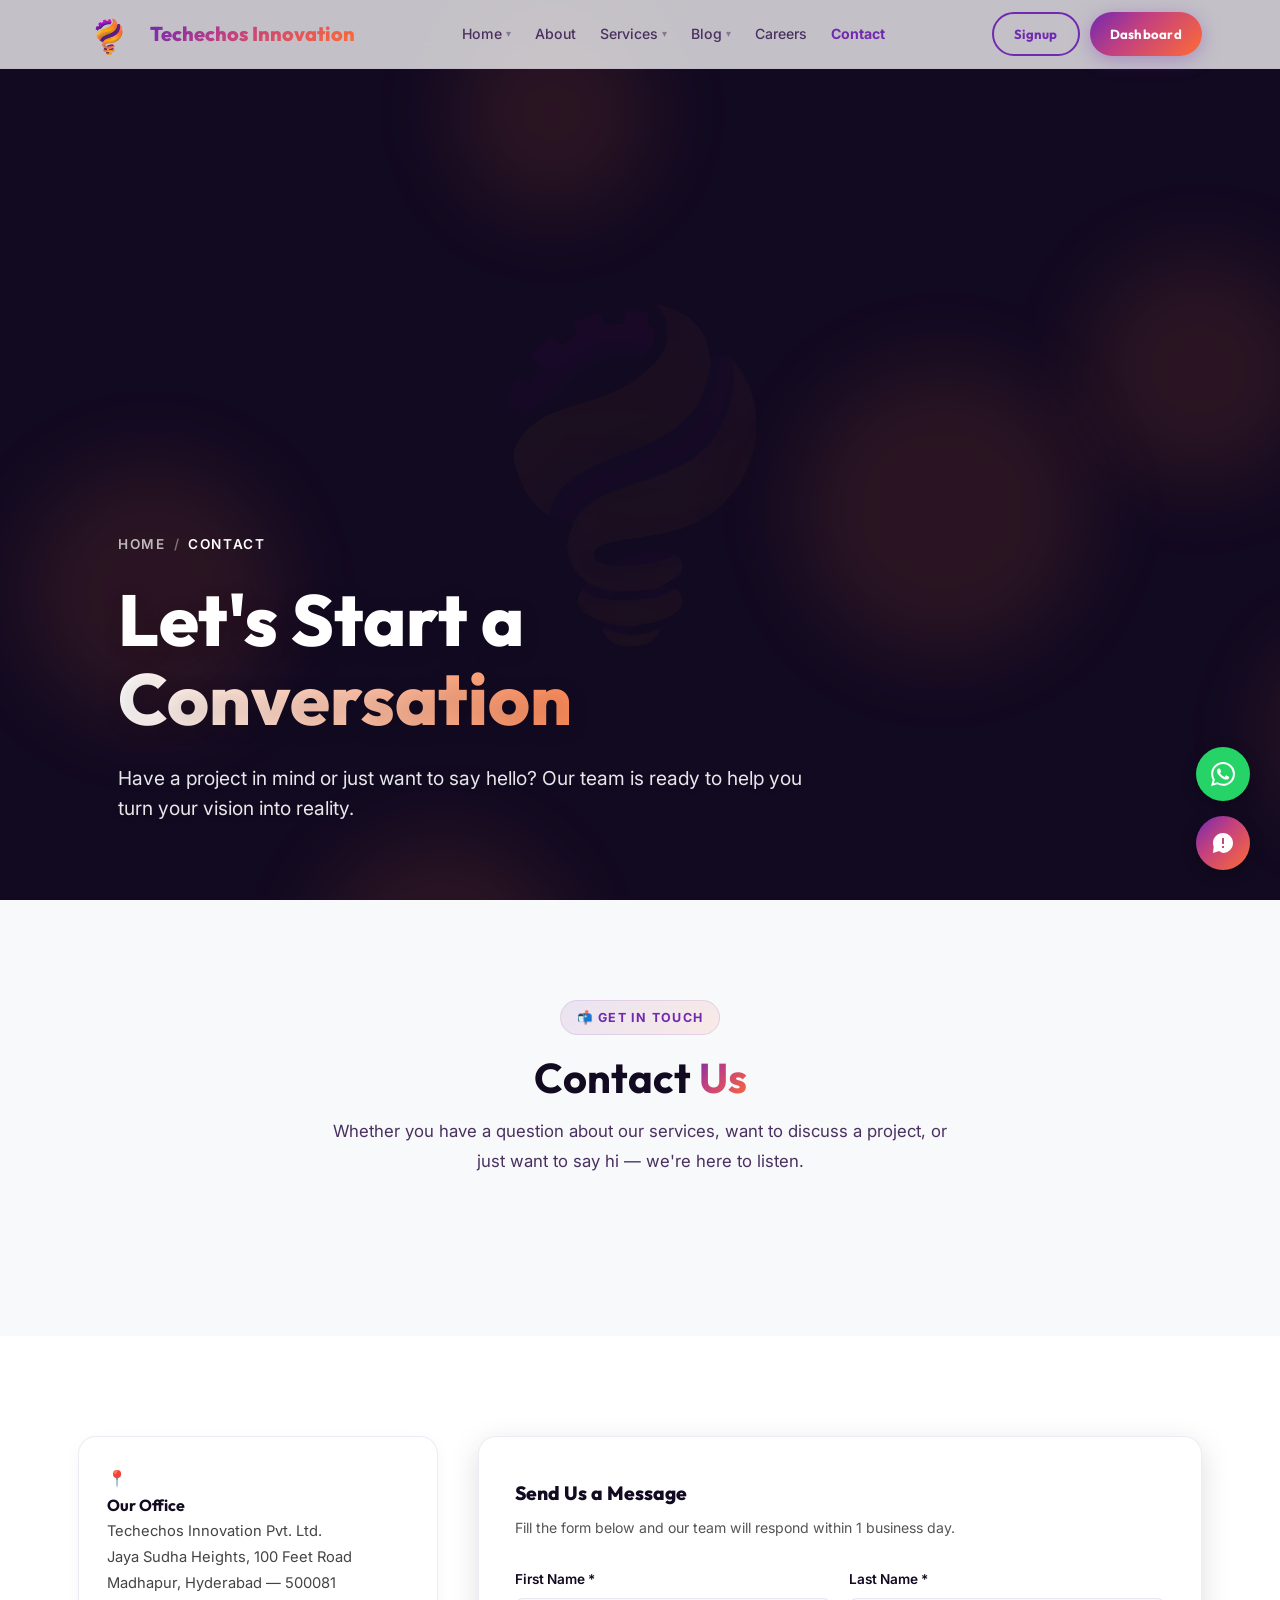
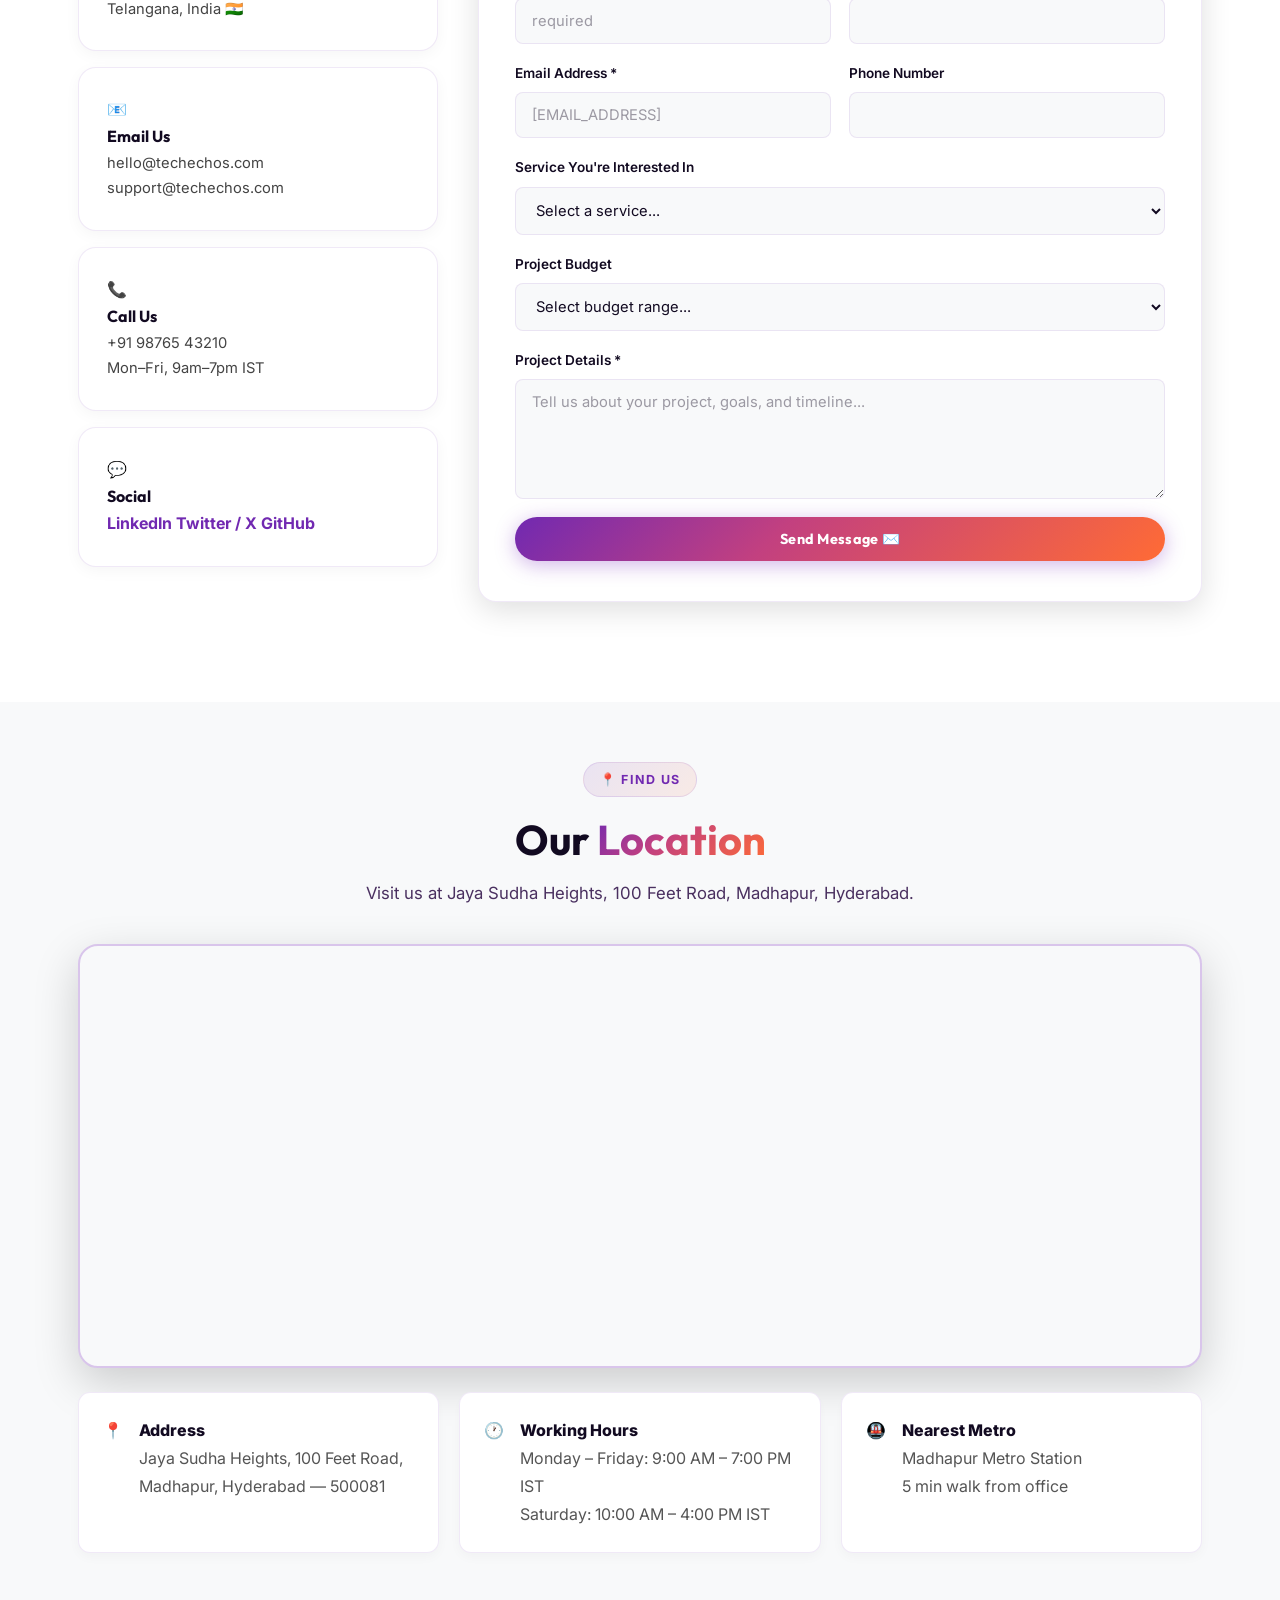
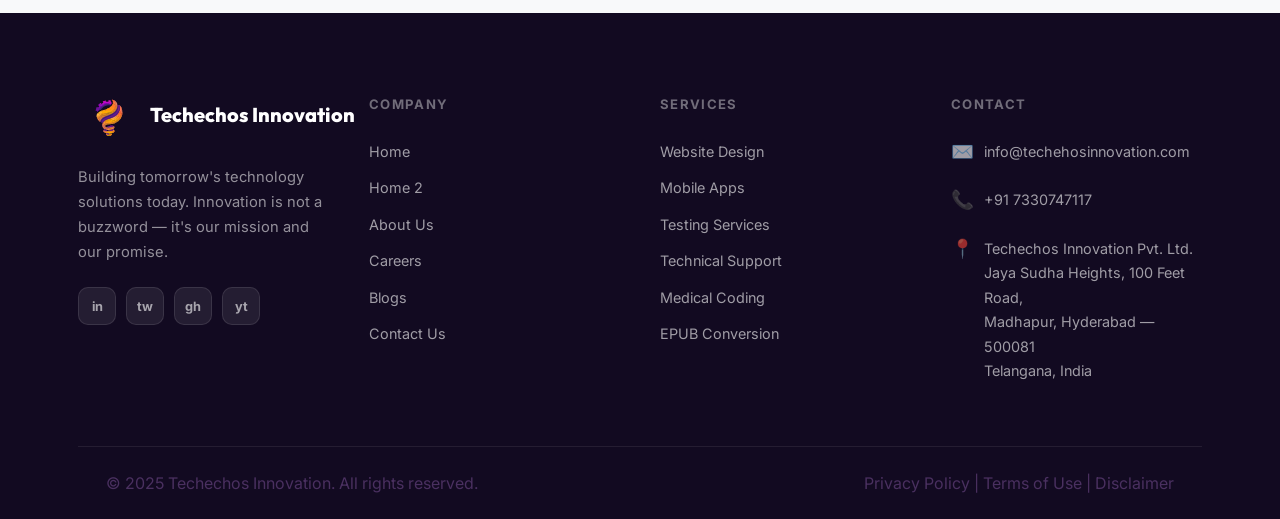
<file: Contact/contact.html>
<!DOCTYPE html>
<html lang="en">
<head>
<meta charset="UTF-8"/><meta name="viewport" content="width=device-width,initial-scale=1.0"/>
<meta name="description" content="Contact Techechos Innovation — Get in touch with our team to start your next project."/>
<title>Contact — Techechos Innovation</title>
<link rel="stylesheet" href="../shared/shared.css"/>
<link rel="stylesheet" href="./contact.css"/>
  <link rel="stylesheet" href="../navigation/header.css"/>
  <link rel="stylesheet" href="../navigation/footer.css"/>
</head>
<body class="dark-page">
<div id="header"></div>
<section class="page-hero video-hero">
  <video autoplay muted loop playsinline class="hero-video-bg">
    <source src="../images/280244_medium.mp4" type="video/mp4">
  </video>
  <div class="logo-shrink-container"><div class="logo-shrink-bg"></div></div>
  <div class="floating-bg"></div>
  <div class="container">
    <div class="page-hero-inner bottom-left-content">
      <div class="hero-text-content fade-up">
        <div class="breadcrumb"><a href="../Home/home.html">Home</a><span>/</span><span style="color:white">Contact</span></div>
        <h1 style="text-align: left;">Let's Start a <span class="brand-text-anim">Conversation</span></h1>
        <p style="margin-left: 0; text-align: left;">Have a project in mind or just want to say hello? Our team is ready to help you turn your vision into reality.</p>
      </div>
    </div>
  </div>
</section>
<section class="section section-soft">
  <div class="container">
    <div class="section-header center fade-up">
      <div class="section-label">📬 Get in Touch</div>
      <h2>Contact <span class="grad-text">Us</span></h2>
      <p>Whether you have a question about our services, want to discuss a project, or just want to say hi — we're here to listen.</p>
    </div>
  </div>
</section>
<section class="section section-light">
  <div class="container">
    <div class="contact-layout">
      <div class="contact-info-col">
        <div class="contact-info-card fade-up">
          <div class="ci-icon">📍</div>
          <h4>Our Office</h4>
          <p>Techechos Innovation Pvt. Ltd.<br/>Jaya Sudha Heights, 100 Feet Road<br/>Madhapur, Hyderabad — 500081<br/>Telangana, India 🇮🇳</p>
        </div>
        <div class="contact-info-card fade-up" style="--delay:0.08s">
          <div class="ci-icon">📧</div>
          <h4>Email Us</h4>
          <p>hello@techechos.com<br/>support@techechos.com</p>
        </div>
        <div class="contact-info-card fade-up" style="--delay:0.16s">
          <div class="ci-icon">📞</div>
          <h4>Call Us</h4>
          <p>+91 98765 43210<br/>Mon–Fri, 9am–7pm IST</p>
        </div>
        <div class="contact-info-card fade-up" style="--delay:0.24s">
          <div class="ci-icon">💬</div>
          <h4>Social</h4>
          <div class="ci-socials">
            <a href="#">LinkedIn</a>
            <a href="#">Twitter / X</a>
            <a href="#">GitHub</a>
          </div>
        </div>
      </div>
      <div class="contact-form-wrap fade-up" style="--delay:0.1s">
        <div class="contact-form">
          <h3 style="margin-bottom:6px;">Send Us a Message</h3>
          <p style="font-size:0.88rem;margin-bottom:28px;">Fill the form below and our team will respond within 1 business day.</p>
          <form id="contactForm" novalidate>
            <div class="form-row">
              <div class="form-group"><label for="fname">First Name *</label><input type="text" id="fname" placeholder= required></div>
              <div class="form-group"><label for="lname">Last Name *</label><input type="text" id="lname" placeholder="" required/></div>
            </div>
            <div class="form-row">
              <div class="form-group"><label for="email">Email Address *</label><input type="email" id="email" placeholder="[EMAIL_ADDRESS]" required/></div>
              <div class="form-group"><label for="phone">Phone Number</label><input type="tel" id="phone" placeholder=""/></div>
            </div>
            <div class="form-group">
              <label for="service">Service You're Interested In</label>
              <select id="service">
                <option value="">Select a service...</option>
                <option value="software-dev">Software Development</option>
                <option value="ai-ml">AI &amp; Machine Learning</option>
                <option value="cloud">Cloud Solutions</option>
                <option value="uiux">UI/UX Design</option>
                <option value="blockchain">Blockchain &amp; Web3</option>
                <option value="devops">DevOps &amp; Automation</option>
                <option value="other">Other / Multiple</option>
              </select>
            </div>
            <div class="form-group">
              <label for="budget">Project Budget</label>
              <select id="budget">
                <option value="">Select budget range...</option>
                <option value="lt5l">Under ₹5 Lakhs</option>
                <option value="5-20l">₹5L – ₹20L</option>
                <option value="20-50l">₹20L – ₹50L</option>
                <option value="50l+">₹50L+</option>
              </select>
            </div>
            <div class="form-group">
              <label for="message">Project Details *</label>
              <textarea id="message" rows="5" placeholder="Tell us about your project, goals, and timeline..." required></textarea>
            </div>
            <button type="submit" class="btn btn-primary" style="width:100%;justify-content:center;" id="submitBtn">Send Message ✉️</button>
            <div id="form-success" class="form-success" style="display:none;">✅ Thanks! We'll be in touch within 24 hours.</div>
          </form>
        </div>
      </div>
    </div>
  </div>
</section>
<section class="section section-soft" style="padding: 60px 0;">
  <div class="container">
    <div class="section-header center fade-up" style="margin-bottom: 36px;">
      <div class="section-label">📍 Find Us</div>
      <h2>Our <span class="grad-text">Location</span></h2>
      <p>Visit us at Jaya Sudha Heights, 100 Feet Road, Madhapur, Hyderabad.</p>
    </div>
    <div class="map-wrapper fade-up" style="--delay:0.1s">
      <div class="map-card">
        <iframe
          src="https://www.google.com/maps/embed?pb=!1m18!1m12!1m3!1d3806.0773456789012!2d78.3975!3d17.4444!2m3!1f0!2f0!3f0!3m2!1i1024!2i768!4f13.1!3m3!1m2!1s0x3bcb93e6b6b6b6b7%3A0x6b6b6b6b6b6b6b6b!2sJaya%20Sudha%20Heights%2C%20100%20Feet%20Road%2C%20Madhapur%2C%20Hyderabad%2C%20Telangana!5e0!3m2!1sen!2sin!4v1234567890"
          width="100%" height="420"
          style="border:0; border-radius: 16px; display:block;"
          allowfullscreen="" loading="lazy"
          referrerpolicy="no-referrer-when-downgrade"
          title="Techechos Innovation Office — Madhapur, Hyderabad">
        </iframe>
      </div>
      <div class="map-info-row">
        <div class="map-info-item"><span>📍</span><div><strong>Address</strong><p>Jaya Sudha Heights, 100 Feet Road,<br>Madhapur, Hyderabad — 500081</p></div></div>
        <div class="map-info-item"><span>🕐</span><div><strong>Working Hours</strong><p>Monday – Friday: 9:00 AM – 7:00 PM IST<br>Saturday: 10:00 AM – 4:00 PM IST</p></div></div>
        <div class="map-info-item"><span>🚇</span><div><strong>Nearest Metro</strong><p>Madhapur Metro Station<br>5 min walk from office</p></div></div>
      </div>
    </div>
  </div>
</section>
<div id="footer"></div>
<script src="../shared/shared.js"></script>
<script src="./contact.js"></script>
<script src="../navigation/script.js"></script>
</body>
</html>
</file>
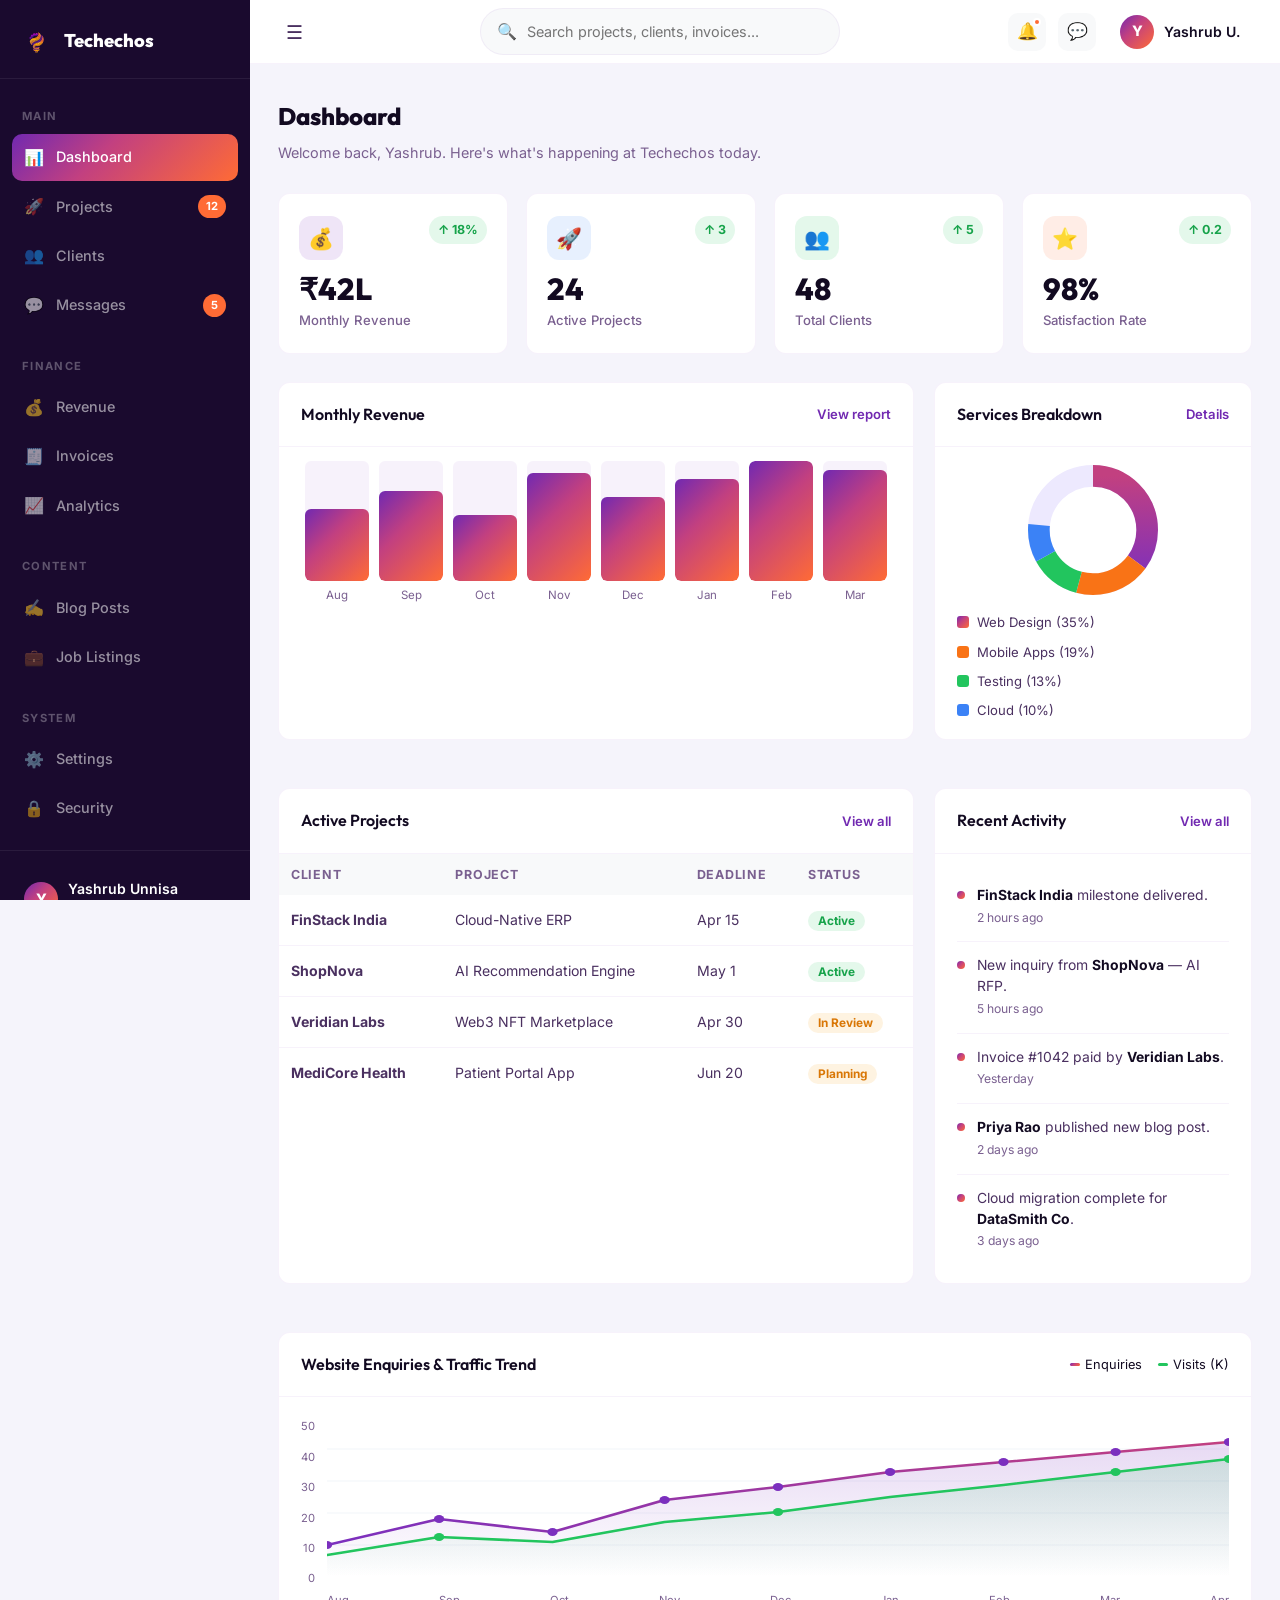
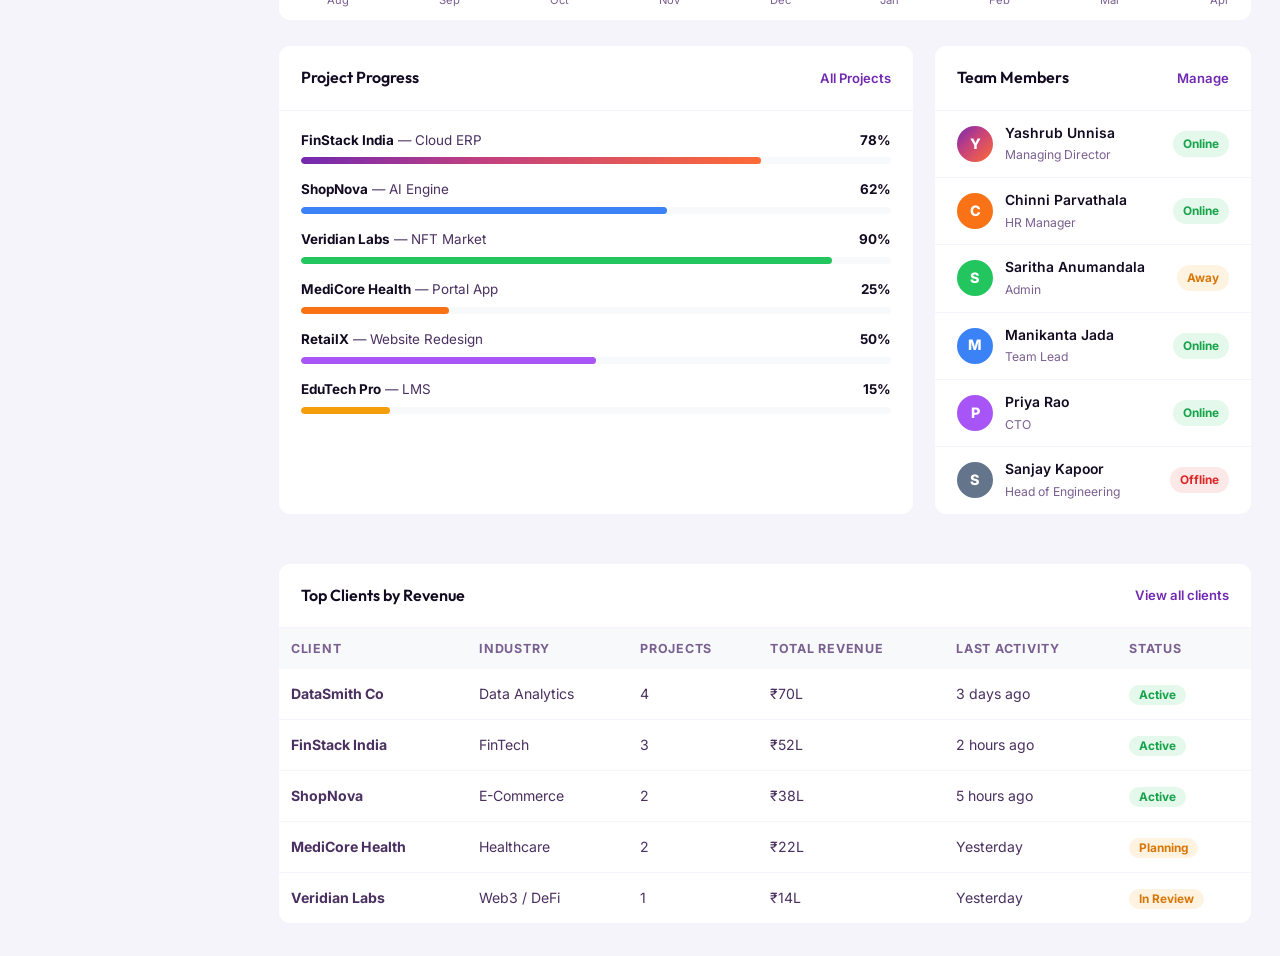
<file: Dashboard/dashboard.html>
<!DOCTYPE html>
<html lang="en">
<head>
<meta charset="UTF-8"/><meta name="viewport" content="width=device-width,initial-scale=1.0"/>
<meta name="description" content="Techechos Innovation Admin Dashboard"/>
<title>Dashboard — Techechos Innovation</title>
<link rel="stylesheet" href="../shared/shared.css"/>
<link rel="stylesheet" href="./dashboard.css"/>
  <link rel="stylesheet" href="../navigation/header.css"/>
  <link rel="stylesheet" href="../navigation/footer.css"/>
</head>
<body>
<div class="admin-layout">
  <aside class="admin-sidebar" id="adminSidebar">
    <div class="sidebar-logo">
      <img src="../images/logo1.svg" style="width:34px;height:34px;object-fit:contain;" alt="Logo"/>
      <span>Techechos</span>
    </div>
    <nav class="sidebar-nav">
      <div class="sidebar-section-title">Main</div>
      <a href="#" class="sidebar-link active" data-page="dashboard"><span class="sidebar-link-icon">📊</span> Dashboard</a>
      <a href="#" class="sidebar-link" data-page="projects"><span class="sidebar-link-icon">🚀</span> Projects <span class="sidebar-badge">12</span></a>
      <a href="#" class="sidebar-link" data-page="clients"><span class="sidebar-link-icon">👥</span> Clients</a>
      <a href="#" class="sidebar-link" data-page="messages"><span class="sidebar-link-icon">💬</span> Messages <span class="sidebar-badge">5</span></a>
      <div class="sidebar-section-title" style="margin-top:16px">Finance</div>
      <a href="#" class="sidebar-link" data-page="revenue"><span class="sidebar-link-icon">💰</span> Revenue</a>
      <a href="#" class="sidebar-link" data-page="invoices"><span class="sidebar-link-icon">🧾</span> Invoices</a>
      <a href="#" class="sidebar-link" data-page="analytics"><span class="sidebar-link-icon">📈</span> Analytics</a>
      <div class="sidebar-section-title" style="margin-top:16px">Content</div>
      <a href="#" class="sidebar-link" data-page="blog"><span class="sidebar-link-icon">✍️</span> Blog Posts</a>
      <a href="#" class="sidebar-link" data-page="jobs"><span class="sidebar-link-icon">💼</span> Job Listings</a>
      <div class="sidebar-section-title" style="margin-top:16px">System</div>
      <a href="#" class="sidebar-link" data-page="settings"><span class="sidebar-link-icon">⚙️</span> Settings</a>
      <a href="#" class="sidebar-link" data-page="security"><span class="sidebar-link-icon">🔒</span> Security</a>
    </nav>
    <div class="sidebar-footer">
      <div class="sidebar-user">
        <div class="sidebar-user-avatar">Y</div>
        <div><div class="sidebar-user-name">Yashrub Unnisa</div><div class="sidebar-user-role">Managing Director</div></div>
      </div>
    </div>
  </aside>

  <div class="admin-main" id="adminMain">
    <header class="admin-topbar">
      <button class="sidebar-toggle" id="sidebarToggle" title="Toggle sidebar">☰</button>
      <div class="admin-search">
        <span>🔍</span>
        <input type="text" placeholder="Search projects, clients, invoices..."/>
      </div>
      <div class="admin-topbar-actions">
        <div class="topbar-icon-btn" title="Notifications">🔔<span class="topbar-notif"></span></div>
        <div class="topbar-icon-btn" title="Messages">💬</div>
        <div class="topbar-user">
          <div class="topbar-user-avatar">Y</div>
          <span class="topbar-user-name">Yashrub U.</span>
        </div>
      </div>
    </header>
    <main class="admin-content" id="adminContent">

      <div class="page-section" id="page-dashboard">
        <div class="admin-page-title">Dashboard</div>
        <div class="admin-page-sub">Welcome back, Yashrub. Here's what's happening at Techechos today.</div>
        <div class="kpi-grid">
          <div class="kpi-card">
            <div class="kpi-top"><div class="kpi-icon" style="background:rgba(123,47,190,0.12)">💰</div><span class="kpi-trend up">↑ 18%</span></div>
            <div class="kpi-value">₹42L</div><div class="kpi-label">Monthly Revenue</div>
          </div>
          <div class="kpi-card">
            <div class="kpi-top"><div class="kpi-icon" style="background:rgba(59,130,246,0.12)">🚀</div><span class="kpi-trend up">↑ 3</span></div>
            <div class="kpi-value">24</div><div class="kpi-label">Active Projects</div>
          </div>
          <div class="kpi-card">
            <div class="kpi-top"><div class="kpi-icon" style="background:rgba(34,197,94,0.12)">👥</div><span class="kpi-trend up">↑ 5</span></div>
            <div class="kpi-value">48</div><div class="kpi-label">Total Clients</div>
          </div>
          <div class="kpi-card">
            <div class="kpi-top"><div class="kpi-icon" style="background:rgba(255,107,53,0.12)">⭐</div><span class="kpi-trend up">↑ 0.2</span></div>
            <div class="kpi-value">98%</div><div class="kpi-label">Satisfaction Rate</div>
          </div>
        </div>
        <div class="admin-grid-2">
          <div class="admin-card">
            <div class="admin-card-header"><h4>Monthly Revenue</h4><a href="#">View report</a></div>
            <div class="admin-card-body">
              <div class="chart-bars" id="chartBars">
                <div class="chart-bar-col"><div class="chart-bar-wrap"><div class="chart-bar" data-h="60"></div></div><span class="chart-label">Aug</span></div>
                <div class="chart-bar-col"><div class="chart-bar-wrap"><div class="chart-bar" data-h="75"></div></div><span class="chart-label">Sep</span></div>
                <div class="chart-bar-col"><div class="chart-bar-wrap"><div class="chart-bar" data-h="55"></div></div><span class="chart-label">Oct</span></div>
                <div class="chart-bar-col"><div class="chart-bar-wrap"><div class="chart-bar" data-h="90"></div></div><span class="chart-label">Nov</span></div>
                <div class="chart-bar-col"><div class="chart-bar-wrap"><div class="chart-bar" data-h="70"></div></div><span class="chart-label">Dec</span></div>
                <div class="chart-bar-col"><div class="chart-bar-wrap"><div class="chart-bar" data-h="85"></div></div><span class="chart-label">Jan</span></div>
                <div class="chart-bar-col"><div class="chart-bar-wrap"><div class="chart-bar" data-h="100"></div></div><span class="chart-label">Feb</span></div>
                <div class="chart-bar-col"><div class="chart-bar-wrap"><div class="chart-bar" data-h="92"></div></div><span class="chart-label">Mar</span></div>
              </div>
            </div>
          </div>
          <div class="admin-card">
            <div class="admin-card-header"><h4>Services Breakdown</h4><a href="#">Details</a></div>
            <div class="admin-card-body" style="display:flex;flex-direction:column;align-items:center;gap:16px;">
              <svg class="pie-chart" viewBox="0 0 120 120" width="130" height="130">
                <circle cx="60" cy="60" r="50" fill="none" stroke="#ede9fe" stroke-width="20"/>
                <circle cx="60" cy="60" r="50" fill="none" stroke="url(#g1)" stroke-width="20" stroke-dasharray="110 204" stroke-dashoffset="0" transform="rotate(-90 60 60)"/>
                <circle cx="60" cy="60" r="50" fill="none" stroke="#f97316" stroke-width="20" stroke-dasharray="60 254" stroke-dashoffset="-110" transform="rotate(-90 60 60)"/>
                <circle cx="60" cy="60" r="50" fill="none" stroke="#22c55e" stroke-width="20" stroke-dasharray="40 274" stroke-dashoffset="-170" transform="rotate(-90 60 60)"/>
                <circle cx="60" cy="60" r="50" fill="none" stroke="#3b82f6" stroke-width="20" stroke-dasharray="30 284" stroke-dashoffset="-210" transform="rotate(-90 60 60)"/>
                <defs><linearGradient id="g1" x1="0%" y1="0%" x2="100%" y2="0%"><stop offset="0%" stop-color="#7B2FBE"/><stop offset="100%" stop-color="#C24080"/></defs>
              </svg>
              <div class="pie-legend">
                <div class="pie-leg-item"><span style="background:var(--grad)"></span>Web Design (35%)</div>
                <div class="pie-leg-item"><span style="background:#f97316"></span>Mobile Apps (19%)</div>
                <div class="pie-leg-item"><span style="background:#22c55e"></span>Testing (13%)</div>
                <div class="pie-leg-item"><span style="background:#3b82f6"></span>Cloud (10%)</div>
              </div>
            </div>
          </div>
        </div>
        <div class="admin-grid-2">
          <div class="admin-card">
            <div class="admin-card-header"><h4>Active Projects</h4><a href="#" data-page="projects" class="nav-link-btn">View all</a></div>
            <div class="admin-card-body" style="padding:0">
              <table class="data-table">
                <thead><tr><th>Client</th><th>Project</th><th>Deadline</th><th>Status</th></tr></thead>
                <tbody>
                  <tr><td><strong>FinStack India</strong></td><td>Cloud-Native ERP</td><td>Apr 15</td><td><span class="status-badge active">Active</span></td></tr>
                  <tr><td><strong>ShopNova</strong></td><td>AI Recommendation Engine</td><td>May 1</td><td><span class="status-badge active">Active</span></td></tr>
                  <tr><td><strong>Veridian Labs</strong></td><td>Web3 NFT Marketplace</td><td>Apr 30</td><td><span class="status-badge pending">In Review</span></td></tr>
                  <tr><td><strong>MediCore Health</strong></td><td>Patient Portal App</td><td>Jun 20</td><td><span class="status-badge pending">Planning</span></td></tr>
                </tbody>
              </table>
            </div>
          </div>
          <div class="admin-card">
            <div class="admin-card-header"><h4>Recent Activity</h4><a href="#">View all</a></div>
            <div class="admin-card-body">
              <div class="activity-list">
                <div class="activity-item"><div class="activity-dot"></div><div><div class="activity-text"><strong>FinStack India</strong> milestone delivered.</div><div class="activity-time">2 hours ago</div></div></div>
                <div class="activity-item"><div class="activity-dot"></div><div><div class="activity-text">New inquiry from <strong>ShopNova</strong> — AI RFP.</div><div class="activity-time">5 hours ago</div></div></div>
                <div class="activity-item"><div class="activity-dot"></div><div><div class="activity-text">Invoice #1042 paid by <strong>Veridian Labs</strong>.</div><div class="activity-time">Yesterday</div></div></div>
                <div class="activity-item"><div class="activity-dot"></div><div><div class="activity-text"><strong>Priya Rao</strong> published new blog post.</div><div class="activity-time">2 days ago</div></div></div>
                <div class="activity-item"><div class="activity-dot"></div><div><div class="activity-text">Cloud migration complete for <strong>DataSmith Co</strong>.</div><div class="activity-time">3 days ago</div></div></div>
              </div>
            </div>
          </div>
        </div>
        <div class="admin-card" style="margin-bottom:24px;">
          <div class="admin-card-header">
            <h4>Website Enquiries &amp; Traffic Trend</h4>
            <div style="display:flex;gap:16px;font-size:0.8rem;">
              <span style="display:flex;align-items:center;gap:5px;"><span style="width:10px;height:3px;background:var(--grad);border-radius:2px;display:inline-block;"></span>Enquiries</span>
              <span style="display:flex;align-items:center;gap:5px;"><span style="width:10px;height:3px;background:#22c55e;border-radius:2px;display:inline-block;"></span>Visits (K)</span>
            </div>
          </div>
          <div class="admin-card-body" style="padding:20px 22px 10px;">
            <div class="line-chart-wrap">
              <div class="line-chart-grid">
                <span>50</span><span>40</span><span>30</span><span>20</span><span>10</span><span>0</span>
              </div>
              <div class="line-chart-area">
                <svg viewBox="0 0 700 160" preserveAspectRatio="none" style="width:100%;height:160px;">
                  <defs>
                    <linearGradient id="lineGrad1" x1="0" y1="0" x2="1" y2="0">
                      <stop offset="0%" stop-color="#7B2FBE"/>
                      <stop offset="100%" stop-color="#C24080"/>
                    </linearGradient>
                    <linearGradient id="fillGrad1" x1="0" y1="0" x2="0" y2="1">
                      <stop offset="0%" stop-color="#7B2FBE" stop-opacity="0.18"/>
                      <stop offset="100%" stop-color="#7B2FBE" stop-opacity="0"/>
                    </linearGradient>
                    <linearGradient id="fillGrad2" x1="0" y1="0" x2="0" y2="1">
                      <stop offset="0%" stop-color="#22c55e" stop-opacity="0.15"/>
                      <stop offset="100%" stop-color="#22c55e" stop-opacity="0"/>
                    </linearGradient>
                  </defs>
                  <line x1="0" y1="32" x2="700" y2="32" stroke="#f1f5f9" stroke-width="1"/>
                  <line x1="0" y1="64" x2="700" y2="64" stroke="#f1f5f9" stroke-width="1"/>
                  <line x1="0" y1="96" x2="700" y2="96" stroke="#f1f5f9" stroke-width="1"/>
                  <line x1="0" y1="128" x2="700" y2="128" stroke="#f1f5f9" stroke-width="1"/>
                  <polygon points="0,128 87,102 175,115 262,83 350,70 437,55 525,45 612,35 700,25 700,160 0,160" fill="url(#fillGrad1)"/>
                  <polyline points="0,128 87,102 175,115 262,83 350,70 437,55 525,45 612,35 700,25" fill="none" stroke="url(#lineGrad1)" stroke-width="2.5" stroke-linecap="round" stroke-linejoin="round" class="svg-line" id="line-enquiry"/>
                  <circle cx="0" cy="128" r="4" fill="#7B2FBE"/><circle cx="87" cy="102" r="4" fill="#7B2FBE"/>
                  <circle cx="175" cy="115" r="4" fill="#7B2FBE"/><circle cx="262" cy="83" r="4" fill="#7B2FBE"/>
                  <circle cx="350" cy="70" r="4" fill="#7B2FBE"/><circle cx="437" cy="55" r="4" fill="#7B2FBE"/>
                  <circle cx="525" cy="45" r="4" fill="#7B2FBE"/><circle cx="612" cy="35" r="4" fill="#7B2FBE"/>
                  <circle cx="700" cy="25" r="4" fill="#7B2FBE"/>
                  <polygon points="0,138 87,120 175,125 262,105 350,95 437,80 525,68 612,55 700,42 700,160 0,160" fill="url(#fillGrad2)"/>
                  <polyline points="0,138 87,120 175,125 262,105 350,95 437,80 525,68 612,55 700,42" fill="none" stroke="#22c55e" stroke-width="2.5" stroke-linecap="round" stroke-linejoin="round" stroke-dasharray="5,3" class="svg-line"/>
                  <circle cx="87" cy="120" r="4" fill="#22c55e"/><circle cx="350" cy="95" r="4" fill="#22c55e"/>
                  <circle cx="612" cy="55" r="4" fill="#22c55e"/><circle cx="700" cy="42" r="4" fill="#22c55e"/>
                </svg>
                <div class="line-chart-labels">
                  <span>Aug</span><span>Sep</span><span>Oct</span><span>Nov</span><span>Dec</span><span>Jan</span><span>Feb</span><span>Mar</span><span>Apr</span>
                </div>
              </div>
            </div>
          </div>
        </div>
        <div class="admin-grid-2" style="margin-bottom:24px;">
          <div class="admin-card">
            <div class="admin-card-header"><h4>Project Progress</h4><a href="#" data-page="projects" class="nav-link-btn">All Projects</a></div>
            <div class="admin-card-body">
              <div class="progress-list">
                <div class="progress-item">
                  <div class="progress-meta"><span><strong>FinStack India</strong> — Cloud ERP</span><span>78%</span></div>
                  <div class="progress-bar-wrap"><div class="progress-bar" style="width:78%;background:var(--grad)"></div></div>
                </div>
                <div class="progress-item">
                  <div class="progress-meta"><span><strong>ShopNova</strong> — AI Engine</span><span>62%</span></div>
                  <div class="progress-bar-wrap"><div class="progress-bar" style="width:62%;background:#3b82f6"></div></div>
                </div>
                <div class="progress-item">
                  <div class="progress-meta"><span><strong>Veridian Labs</strong> — NFT Market</span><span>90%</span></div>
                  <div class="progress-bar-wrap"><div class="progress-bar" style="width:90%;background:#22c55e"></div></div>
                </div>
                <div class="progress-item">
                  <div class="progress-meta"><span><strong>MediCore Health</strong> — Portal App</span><span>25%</span></div>
                  <div class="progress-bar-wrap"><div class="progress-bar" style="width:25%;background:#f97316"></div></div>
                </div>
                <div class="progress-item">
                  <div class="progress-meta"><span><strong>RetailX</strong> — Website Redesign</span><span>50%</span></div>
                  <div class="progress-bar-wrap"><div class="progress-bar" style="width:50%;background:#a855f7"></div></div>
                </div>
                <div class="progress-item">
                  <div class="progress-meta"><span><strong>EduTech Pro</strong> — LMS</span><span>15%</span></div>
                  <div class="progress-bar-wrap"><div class="progress-bar" style="width:15%;background:#f59e0b"></div></div>
                </div>
              </div>
            </div>
          </div>
          <div class="admin-card">
            <div class="admin-card-header"><h4>Team Members</h4><a href="#" data-page="settings" class="nav-link-btn">Manage</a></div>
            <div class="admin-card-body" style="padding:0">
              <div class="team-list">
                <div class="team-row"><div class="team-av" style="background:var(--grad)">Y</div><div class="team-info-col"><div class="team-name">Yashrub Unnisa</div><div class="team-role">Managing Director</div></div><span class="status-badge active">Online</span></div>
                <div class="team-row"><div class="team-av" style="background:#f97316">C</div><div class="team-info-col"><div class="team-name">Chinni Parvathala</div><div class="team-role">HR Manager</div></div><span class="status-badge active">Online</span></div>
                <div class="team-row"><div class="team-av" style="background:#22c55e">S</div><div class="team-info-col"><div class="team-name">Saritha Anumandala</div><div class="team-role">Admin</div></div><span class="status-badge pending">Away</span></div>
                <div class="team-row"><div class="team-av" style="background:#3b82f6">M</div><div class="team-info-col"><div class="team-name">Manikanta Jada</div><div class="team-role">Team Lead</div></div><span class="status-badge active">Online</span></div>
                <div class="team-row"><div class="team-av" style="background:#a855f7">P</div><div class="team-info-col"><div class="team-name">Priya Rao</div><div class="team-role">CTO</div></div><span class="status-badge active">Online</span></div>
                <div class="team-row"><div class="team-av" style="background:#64748b">S</div><div class="team-info-col"><div class="team-name">Sanjay Kapoor</div><div class="team-role">Head of Engineering</div></div><span class="status-badge inactive">Offline</span></div>
              </div>
            </div>
          </div>
        </div>
        <div class="admin-card" style="margin-bottom:0;">
          <div class="admin-card-header"><h4>Top Clients by Revenue</h4><a href="#" data-page="clients" class="nav-link-btn">View all clients</a></div>
          <div class="admin-card-body" style="padding:0">
            <table class="data-table">
              <thead><tr><th>Client</th><th>Industry</th><th>Projects</th><th>Total Revenue</th><th>Last Activity</th><th>Status</th></tr></thead>
              <tbody>
                <tr><td><strong>DataSmith Co</strong></td><td>Data Analytics</td><td>4</td><td>₹70L</td><td>3 days ago</td><td><span class="status-badge active">Active</span></td></tr>
                <tr><td><strong>FinStack India</strong></td><td>FinTech</td><td>3</td><td>₹52L</td><td>2 hours ago</td><td><span class="status-badge active">Active</span></td></tr>
                <tr><td><strong>ShopNova</strong></td><td>E-Commerce</td><td>2</td><td>₹38L</td><td>5 hours ago</td><td><span class="status-badge active">Active</span></td></tr>
                <tr><td><strong>MediCore Health</strong></td><td>Healthcare</td><td>2</td><td>₹22L</td><td>Yesterday</td><td><span class="status-badge pending">Planning</span></td></tr>
                <tr><td><strong>Veridian Labs</strong></td><td>Web3 / DeFi</td><td>1</td><td>₹14L</td><td>Yesterday</td><td><span class="status-badge pending">In Review</span></td></tr>
              </tbody>
            </table>
          </div>
        </div>
      </div>

      <div class="page-section hidden" id="page-projects">
        <div class="admin-page-title">Projects</div>
        <div class="admin-page-sub">Manage all active and completed projects.</div>
        <div class="kpi-grid">
          <div class="kpi-card"><div class="kpi-top"><div class="kpi-icon" style="background:rgba(123,47,190,0.12)">🚀</div><span class="kpi-trend up">↑ 3</span></div><div class="kpi-value">12</div><div class="kpi-label">Active Projects</div></div>
          <div class="kpi-card"><div class="kpi-top"><div class="kpi-icon" style="background:rgba(34,197,94,0.12)">✅</div><span class="kpi-trend up">↑ 8</span></div><div class="kpi-value">188</div><div class="kpi-label">Completed</div></div>
          <div class="kpi-card"><div class="kpi-top"><div class="kpi-icon" style="background:rgba(245,158,11,0.12)">⏳</div><span class="kpi-trend down">↓ 1</span></div><div class="kpi-value">4</div><div class="kpi-label">In Review</div></div>
          <div class="kpi-card"><div class="kpi-top"><div class="kpi-icon" style="background:rgba(59,130,246,0.12)">👨‍💻</div><span class="kpi-trend up">↑ 5</span></div><div class="kpi-value">120+</div><div class="kpi-label">Engineers Deployed</div></div>
        </div>
        <div class="admin-card">
          <div class="admin-card-header"><h4>All Projects</h4><button class="btn btn-sm btn-primary" style="padding:7px 16px;font-size:0.8rem">+ New Project</button></div>
          <div class="admin-card-body" style="padding:0">
            <table class="data-table">
              <thead><tr><th>Client</th><th>Project Name</th><th>Service</th><th>Team</th><th>Deadline</th><th>Budget</th><th>Status</th></tr></thead>
              <tbody>
                <tr><td><strong>FinStack India</strong></td><td>Cloud-Native ERP</td><td>Cloud</td><td>6 engineers</td><td>Apr 15, 2025</td><td>₹18L</td><td><span class="status-badge active">Active</span></td></tr>
                <tr><td><strong>ShopNova</strong></td><td>AI Recommendation Engine</td><td>AI/ML</td><td>4 engineers</td><td>May 1, 2025</td><td>₹24L</td><td><span class="status-badge active">Active</span></td></tr>
                <tr><td><strong>Veridian Labs</strong></td><td>Web3 NFT Marketplace</td><td>Blockchain</td><td>3 engineers</td><td>Apr 30, 2025</td><td>₹14L</td><td><span class="status-badge pending">In Review</span></td></tr>
                <tr><td><strong>DataSmith Co</strong></td><td>Multi-Cloud Migration</td><td>Cloud</td><td>5 engineers</td><td>Completed</td><td>₹20L</td><td><span class="status-badge active">Done</span></td></tr>
                <tr><td><strong>MediCore Health</strong></td><td>Patient Portal App</td><td>Mobile</td><td>4 engineers</td><td>Jun 20, 2025</td><td>₹12L</td><td><span class="status-badge pending">Planning</span></td></tr>
                <tr><td><strong>RetailX</strong></td><td>E-commerce Website Redesign</td><td>Web Design</td><td>3 engineers</td><td>May 15, 2025</td><td>₹8L</td><td><span class="status-badge active">Active</span></td></tr>
                <tr><td><strong>EduTech Pro</strong></td><td>Learning Management System</td><td>Web Dev</td><td>5 engineers</td><td>Jul 10, 2025</td><td>₹16L</td><td><span class="status-badge pending">Planning</span></td></tr>
                <tr><td><strong>HealthPlus</strong></td><td>Medical Coding Automation</td><td>Medical</td><td>2 engineers</td><td>Jun 5, 2025</td><td>₹10L</td><td><span class="status-badge active">Active</span></td></tr>
              </tbody>
            </table>
          </div>
        </div>
      </div>

      <div class="page-section hidden" id="page-clients">
        <div class="admin-page-title">Clients</div>
        <div class="admin-page-sub">Complete client directory and contact overview.</div>
        <div class="kpi-grid">
          <div class="kpi-card"><div class="kpi-top"><div class="kpi-icon" style="background:rgba(123,47,190,0.12)">👥</div><span class="kpi-trend up">↑ 5</span></div><div class="kpi-value">48</div><div class="kpi-label">Total Clients</div></div>
          <div class="kpi-card"><div class="kpi-top"><div class="kpi-icon" style="background:rgba(34,197,94,0.12)">🌍</div><span class="kpi-trend up">↑ 2</span></div><div class="kpi-value">12</div><div class="kpi-label">Countries</div></div>
          <div class="kpi-card"><div class="kpi-top"><div class="kpi-icon" style="background:rgba(59,130,246,0.12)">🔄</div><span class="kpi-trend up">↑ 4%</span></div><div class="kpi-value">82%</div><div class="kpi-label">Retention Rate</div></div>
          <div class="kpi-card"><div class="kpi-top"><div class="kpi-icon" style="background:rgba(255,107,53,0.12)">⭐</div><span class="kpi-trend up">↑ 0.1</span></div><div class="kpi-value">4.9</div><div class="kpi-label">Avg. Rating</div></div>
        </div>
        <div class="admin-card">
          <div class="admin-card-header"><h4>Client Directory</h4><button class="btn btn-sm btn-primary" style="padding:7px 16px;font-size:0.8rem">+ Add Client</button></div>
          <div class="admin-card-body" style="padding:0">
            <table class="data-table">
              <thead><tr><th>Company</th><th>Industry</th><th>Contact</th><th>Location</th><th>Projects</th><th>Total Value</th><th>Status</th></tr></thead>
              <tbody>
                <tr><td><strong>FinStack India</strong></td><td>FinTech</td><td>Rahul Mehta</td><td>Mumbai</td><td>3</td><td>₹52L</td><td><span class="status-badge active">Active</span></td></tr>
                <tr><td><strong>ShopNova</strong></td><td>E-Commerce</td><td>Sana Al-Rashid</td><td>Dubai</td><td>2</td><td>₹38L</td><td><span class="status-badge active">Active</span></td></tr>
                <tr><td><strong>Veridian Labs</strong></td><td>Web3 / DeFi</td><td>James Okonkwo</td><td>Lagos</td><td>1</td><td>₹14L</td><td><span class="status-badge pending">In Review</span></td></tr>
                <tr><td><strong>DataSmith Co</strong></td><td>Data Analytics</td><td>Meera Singh</td><td>Bengaluru</td><td>4</td><td>₹70L</td><td><span class="status-badge active">Active</span></td></tr>
                <tr><td><strong>MediCore Health</strong></td><td>Healthcare</td><td>Dr. Rao</td><td>Hyderabad</td><td>2</td><td>₹22L</td><td><span class="status-badge pending">Planning</span></td></tr>
                <tr><td><strong>RetailX</strong></td><td>Retail</td><td>Ankit Sharma</td><td>Delhi</td><td>1</td><td>₹8L</td><td><span class="status-badge active">Active</span></td></tr>
              </tbody>
            </table>
          </div>
        </div>
      </div>

      <div class="page-section hidden" id="page-messages">
        <div class="admin-page-title">Messages</div>
        <div class="admin-page-sub">Inbox — 5 unread messages.</div>
        <div class="admin-card">
          <div class="admin-card-header"><h4>Inbox</h4><a href="#">Mark all read</a></div>
          <div class="admin-card-body" style="padding:0">
            <div class="msg-list">
              <div class="msg-item unread"><div class="msg-avatar" style="background:var(--grad)">R</div><div class="msg-body"><div class="msg-name">Rahul Mehta <span class="msg-time">10:32 AM</span></div><div class="msg-preview">Can we schedule the ERP demo for next Thursday? The team is ready to review the latest milestone.</div></div></div>
              <div class="msg-item unread"><div class="msg-avatar" style="background:#f97316">S</div><div class="msg-body"><div class="msg-name">Sana Al-Rashid <span class="msg-time">9:15 AM</span></div><div class="msg-preview">The AI module results look fantastic! 40% conversion lift. Can we expand scope to include recommendation emails?</div></div></div>
              <div class="msg-item unread"><div class="msg-avatar" style="background:#22c55e">J</div><div class="msg-body"><div class="msg-name">James Okonkwo <span class="msg-time">Yesterday</span></div><div class="msg-preview">Audit report received. We have 2 minor issues to fix before mainnet. Will share details in the call.</div></div></div>
              <div class="msg-item unread"><div class="msg-avatar" style="background:#3b82f6">M</div><div class="msg-body"><div class="msg-name">Meera Singh <span class="msg-time">Yesterday</span></div><div class="msg-preview">Cloud migration completed successfully! All 6 services are now live on GCP. Invoice approved.</div></div></div>
              <div class="msg-item unread"><div class="msg-avatar" style="background:#a855f7">A</div><div class="msg-body"><div class="msg-name">Ankit Sharma <span class="msg-time">2 days ago</span></div><div class="msg-preview">Loved the new homepage design! Can we add a product video to the hero section?</div></div></div>
              <div class="msg-item"><div class="msg-avatar" style="background:#64748b">D</div><div class="msg-body"><div class="msg-name">Dr. Rao <span class="msg-time">3 days ago</span></div><div class="msg-preview">SOW for Phase 2 of Patient Portal is approved. Please begin the sprint planning process.</div></div></div>
            </div>
          </div>
        </div>
      </div>

      <div class="page-section hidden" id="page-revenue">
        <div class="admin-page-title">Revenue</div>
        <div class="admin-page-sub">Financial overview — FY 2024–25.</div>
        <div class="kpi-grid">
          <div class="kpi-card"><div class="kpi-top"><div class="kpi-icon" style="background:rgba(123,47,190,0.12)">💰</div><span class="kpi-trend up">↑ 18%</span></div><div class="kpi-value">₹42L</div><div class="kpi-label">This Month</div></div>
          <div class="kpi-card"><div class="kpi-top"><div class="kpi-icon" style="background:rgba(34,197,94,0.12)">📅</div><span class="kpi-trend up">↑ 22%</span></div><div class="kpi-value">₹4.8Cr</div><div class="kpi-label">Annual Revenue</div></div>
          <div class="kpi-card"><div class="kpi-top"><div class="kpi-icon" style="background:rgba(59,130,246,0.12)">🧾</div><span class="kpi-trend up">↑ 3</span></div><div class="kpi-value">₹28L</div><div class="kpi-label">Pending Invoices</div></div>
          <div class="kpi-card"><div class="kpi-top"><div class="kpi-icon" style="background:rgba(255,107,53,0.12)">📊</div><span class="kpi-trend up">↑ 5%</span></div><div class="kpi-value">68%</div><div class="kpi-label">Profit Margin</div></div>
        </div>
        <div class="admin-grid-2">
          <div class="admin-card">
            <div class="admin-card-header"><h4>Monthly Revenue (₹ Lakhs)</h4><a href="#">Export</a></div>
            <div class="admin-card-body">
              <div class="chart-bars">
                <div class="chart-bar-col"><div class="chart-bar-wrap"><div class="chart-bar rev-bar" data-h="60"></div></div><span class="chart-label">Aug</span></div>
                <div class="chart-bar-col"><div class="chart-bar-wrap"><div class="chart-bar rev-bar" data-h="75"></div></div><span class="chart-label">Sep</span></div>
                <div class="chart-bar-col"><div class="chart-bar-wrap"><div class="chart-bar rev-bar" data-h="55"></div></div><span class="chart-label">Oct</span></div>
                <div class="chart-bar-col"><div class="chart-bar-wrap"><div class="chart-bar rev-bar" data-h="90"></div></div><span class="chart-label">Nov</span></div>
                <div class="chart-bar-col"><div class="chart-bar-wrap"><div class="chart-bar rev-bar" data-h="70"></div></div><span class="chart-label">Dec</span></div>
                <div class="chart-bar-col"><div class="chart-bar-wrap"><div class="chart-bar rev-bar" data-h="85"></div></div><span class="chart-label">Jan</span></div>
                <div class="chart-bar-col"><div class="chart-bar-wrap"><div class="chart-bar rev-bar" data-h="100"></div></div><span class="chart-label">Feb</span></div>
                <div class="chart-bar-col"><div class="chart-bar-wrap"><div class="chart-bar rev-bar" data-h="92"></div></div><span class="chart-label">Mar</span></div>
              </div>
            </div>
          </div>
          <div class="admin-card">
            <div class="admin-card-header"><h4>Revenue by Service</h4><a href="#">Details</a></div>
            <div class="admin-card-body" style="display:flex;flex-direction:column;align-items:center;gap:16px;">
              <svg viewBox="0 0 120 120" width="130" height="130">
                <circle cx="60" cy="60" r="50" fill="none" stroke="#ede9fe" stroke-width="20"/>
                <circle cx="60" cy="60" r="50" fill="none" stroke="url(#g2)" stroke-width="20" stroke-dasharray="110 204" stroke-dashoffset="0" transform="rotate(-90 60 60)"/>
                <circle cx="60" cy="60" r="50" fill="none" stroke="#f97316" stroke-width="20" stroke-dasharray="60 254" stroke-dashoffset="-110" transform="rotate(-90 60 60)"/>
                <circle cx="60" cy="60" r="50" fill="none" stroke="#22c55e" stroke-width="20" stroke-dasharray="40 274" stroke-dashoffset="-170" transform="rotate(-90 60 60)"/>
                <circle cx="60" cy="60" r="50" fill="none" stroke="#3b82f6" stroke-width="20" stroke-dasharray="30 284" stroke-dashoffset="-210" transform="rotate(-90 60 60)"/>
                <defs><linearGradient id="g2" x1="0%" y1="0%" x2="100%" y2="0%"><stop offset="0%" stop-color="#7B2FBE"/><stop offset="100%" stop-color="#C24080"/></defs>
              </svg>
              <div class="pie-legend">
                <div class="pie-leg-item"><span style="background:var(--grad)"></span>Web Design (35%)</div>
                <div class="pie-leg-item"><span style="background:#f97316"></span>Mobile Apps (19%)</div>
                <div class="pie-leg-item"><span style="background:#22c55e"></span>Testing (13%)</div>
                <div class="pie-leg-item"><span style="background:#3b82f6"></span>Cloud (10%)</div>
              </div>
            </div>
          </div>
        </div>
      </div>

      <div class="page-section hidden" id="page-invoices">
        <div class="admin-page-title">Invoices</div>
        <div class="admin-page-sub">Track all billing and payment status.</div>
        <div class="kpi-grid">
          <div class="kpi-card"><div class="kpi-top"><div class="kpi-icon" style="background:rgba(34,197,94,0.12)">✅</div><span class="kpi-trend up">+12</span></div><div class="kpi-value">84</div><div class="kpi-label">Paid Invoices</div></div>
          <div class="kpi-card"><div class="kpi-top"><div class="kpi-icon" style="background:rgba(245,158,11,0.12)">⏳</div><span class="kpi-trend down">5 pending</span></div><div class="kpi-value">₹28L</div><div class="kpi-label">Pending Amount</div></div>
          <div class="kpi-card"><div class="kpi-top"><div class="kpi-icon" style="background:rgba(239,68,68,0.12)">⚠️</div><span class="kpi-trend down">2 overdue</span></div><div class="kpi-value">₹6L</div><div class="kpi-label">Overdue</div></div>
          <div class="kpi-card"><div class="kpi-top"><div class="kpi-icon" style="background:rgba(123,47,190,0.12)">💰</div><span class="kpi-trend up">↑ 18%</span></div><div class="kpi-value">₹4.2Cr</div><div class="kpi-label">Total Billed YTD</div></div>
        </div>
        <div class="admin-card">
          <div class="admin-card-header"><h4>Invoice List</h4><button class="btn btn-sm btn-primary" style="padding:7px 16px;font-size:0.8rem">+ New Invoice</button></div>
          <div class="admin-card-body" style="padding:0">
            <table class="data-table">
              <thead><tr><th>#</th><th>Client</th><th>Service</th><th>Amount</th><th>Date</th><th>Due</th><th>Status</th></tr></thead>
              <tbody>
                <tr><td>#1048</td><td>FinStack India</td><td>Cloud ERP — Sprint 3</td><td>₹6L</td><td>Mar 10</td><td>Mar 25</td><td><span class="status-badge pending">Pending</span></td></tr>
                <tr><td>#1047</td><td>ShopNova</td><td>AI Module — Phase 2</td><td>₹8L</td><td>Mar 5</td><td>Mar 20</td><td><span class="status-badge active">Paid</span></td></tr>
                <tr><td>#1046</td><td>DataSmith Co</td><td>Cloud Migration Final</td><td>₹5L</td><td>Feb 28</td><td>Mar 14</td><td><span class="status-badge active">Paid</span></td></tr>
                <tr><td>#1045</td><td>RetailX</td><td>Web Design Phase 1</td><td>₹3L</td><td>Feb 20</td><td>Mar 7</td><td><span class="status-badge inactive">Overdue</span></td></tr>
                <tr><td>#1044</td><td>Veridian Labs</td><td>Smart Contract Audit</td><td>₹4L</td><td>Feb 15</td><td>Mar 1</td><td><span class="status-badge active">Paid</span></td></tr>
                <tr><td>#1043</td><td>MediCore Health</td><td>Medical Coding Setup</td><td>₹2.5L</td><td>Feb 10</td><td>Feb 25</td><td><span class="status-badge inactive">Overdue</span></td></tr>
                <tr><td>#1042</td><td>Veridian Labs</td><td>NFT Marketplace Sprint 2</td><td>₹4.5L</td><td>Feb 5</td><td>Feb 20</td><td><span class="status-badge active">Paid</span></td></tr>
              </tbody>
            </table>
          </div>
        </div>
      </div>

      <div class="page-section hidden" id="page-analytics">
        <div class="admin-page-title">Analytics</div>
        <div class="admin-page-sub">Performance insights across all services and teams.</div>
        <div class="kpi-grid">
          <div class="kpi-card"><div class="kpi-top"><div class="kpi-icon" style="background:rgba(123,47,190,0.12)">📈</div><span class="kpi-trend up">↑ 12%</span></div><div class="kpi-value">94%</div><div class="kpi-label">On-time Delivery</div></div>
          <div class="kpi-card"><div class="kpi-top"><div class="kpi-icon" style="background:rgba(34,197,94,0.12)">🔄</div><span class="kpi-trend up">↑ 8%</span></div><div class="kpi-value">82%</div><div class="kpi-label">Client Retention</div></div>
          <div class="kpi-card"><div class="kpi-top"><div class="kpi-icon" style="background:rgba(59,130,246,0.12)">🧠</div><span class="kpi-trend up">↑ 5</span></div><div class="kpi-value">47</div><div class="kpi-label">Sprints Completed</div></div>
          <div class="kpi-card"><div class="kpi-top"><div class="kpi-icon" style="background:rgba(255,107,53,0.12)">🐛</div><span class="kpi-trend up">↓ 30%</span></div><div class="kpi-value">0.8%</div><div class="kpi-label">Bug Rate</div></div>
        </div>
        <div class="admin-grid-2">
          <div class="admin-card">
            <div class="admin-card-header"><h4>Team Performance (Sprints/Month)</h4><a href="#">Export</a></div>
            <div class="admin-card-body">
              <div class="chart-bars">
                <div class="chart-bar-col"><div class="chart-bar-wrap"><div class="chart-bar ana-bar" data-h="70"></div></div><span class="chart-label">Aug</span></div>
                <div class="chart-bar-col"><div class="chart-bar-wrap"><div class="chart-bar ana-bar" data-h="80"></div></div><span class="chart-label">Sep</span></div>
                <div class="chart-bar-col"><div class="chart-bar-wrap"><div class="chart-bar ana-bar" data-h="65"></div></div><span class="chart-label">Oct</span></div>
                <div class="chart-bar-col"><div class="chart-bar-wrap"><div class="chart-bar ana-bar" data-h="95"></div></div><span class="chart-label">Nov</span></div>
                <div class="chart-bar-col"><div class="chart-bar-wrap"><div class="chart-bar ana-bar" data-h="75"></div></div><span class="chart-label">Dec</span></div>
                <div class="chart-bar-col"><div class="chart-bar-wrap"><div class="chart-bar ana-bar" data-h="88"></div></div><span class="chart-label">Jan</span></div>
                <div class="chart-bar-col"><div class="chart-bar-wrap"><div class="chart-bar ana-bar" data-h="100"></div></div><span class="chart-label">Feb</span></div>
                <div class="chart-bar-col"><div class="chart-bar-wrap"><div class="chart-bar ana-bar" data-h="94"></div></div><span class="chart-label">Mar</span></div>
              </div>
            </div>
          </div>
          <div class="admin-card">
            <div class="admin-card-header"><h4>Project Status Distribution</h4></div>
            <div class="admin-card-body" style="display:flex;flex-direction:column;align-items:center;gap:16px;">
              <svg viewBox="0 0 120 120" width="130" height="130">
                <circle cx="60" cy="60" r="50" fill="none" stroke="#ede9fe" stroke-width="20"/>
                <circle cx="60" cy="60" r="50" fill="none" stroke="#22c55e" stroke-width="20" stroke-dasharray="120 194" transform="rotate(-90 60 60)"/>
                <circle cx="60" cy="60" r="50" fill="none" stroke="#f97316" stroke-width="20" stroke-dasharray="70 244" stroke-dashoffset="-120" transform="rotate(-90 60 60)"/>
                <circle cx="60" cy="60" r="50" fill="none" stroke="#ef4444" stroke-width="20" stroke-dasharray="24 290" stroke-dashoffset="-190" transform="rotate(-90 60 60)"/>
              </svg>
              <div class="pie-legend">
                <div class="pie-leg-item"><span style="background:#22c55e"></span>Completed (60%)</div>
                <div class="pie-leg-item"><span style="background:#f97316"></span>In Progress (35%)</div>
                <div class="pie-leg-item"><span style="background:#ef4444"></span>Delayed (5%)</div>
              </div>
            </div>
          </div>
        </div>
        <div class="admin-card">
          <div class="admin-card-header"><h4>Top Performing Services</h4></div>
          <div class="admin-card-body" style="padding:0">
            <table class="data-table">
              <thead><tr><th>Service</th><th>Projects</th><th>Revenue</th><th>Satisfaction</th><th>Trend</th></tr></thead>
              <tbody>
                <tr><td>🌐 Web Design</td><td>42</td><td>₹1.8Cr</td><td>⭐ 4.9</td><td><span class="kpi-trend up">↑ 22%</span></td></tr>
                <tr><td>📱 Mobile Apps</td><td>35</td><td>₹1.4Cr</td><td>⭐ 4.8</td><td><span class="kpi-trend up">↑ 18%</span></td></tr>
                <tr><td>🧪 Testing Services</td><td>28</td><td>₹0.9Cr</td><td>⭐ 4.9</td><td><span class="kpi-trend up">↑ 30%</span></td></tr>
                <tr><td>☁️ Cloud Solutions</td><td>22</td><td>₹1.1Cr</td><td>⭐ 4.7</td><td><span class="kpi-trend up">↑ 15%</span></td></tr>
                <tr><td>�Technical Support</td><td>18</td><td>₹0.6Cr</td><td>⭐ 4.8</td><td><span class="kpi-trend up">↑ 10%</span></td></tr>
              </tbody>
            </table>
          </div>
        </div>
      </div>

      <div class="page-section hidden" id="page-blog">
        <div class="admin-page-title">Blog Posts</div>
        <div class="admin-page-sub">Manage published and draft articles.</div>
        <div class="admin-card">
          <div class="admin-card-header"><h4>All Posts</h4><a href="../Blogs/blogs.html" target="_blank" class="btn btn-sm btn-primary" style="padding:7px 16px;font-size:0.8rem">View Blog</a></div>
          <div class="admin-card-body" style="padding:0">
            <table class="data-table">
              <thead><tr><th>Title</th><th>Author</th><th>Category</th><th>Date</th><th>Views</th><th>Status</th></tr></thead>
              <tbody>
                <tr><td>The Rise of LLMs in Enterprise Dev</td><td>Priya Rao</td><td>AI &amp; ML</td><td>Mar 14</td><td>4,280</td><td><span class="status-badge active">Published</span></td></tr>
                <tr><td>Multi-Cloud Strategy: Avoiding Vendor Lock-In</td><td>Sanjay Kapoor</td><td>Cloud</td><td>Mar 10</td><td>3,140</td><td><span class="status-badge active">Published</span></td></tr>
                <tr><td>Building Design Systems That Scale</td><td>Nisha Verma</td><td>Design</td><td>Mar 6</td><td>2,870</td><td><span class="status-badge active">Published</span></td></tr>
                <tr><td>Smart Contract Security: $200M in Hacks</td><td>Arjun Kumar</td><td>Blockchain</td><td>Feb 28</td><td>5,620</td><td><span class="status-badge active">Published</span></td></tr>
                <tr><td>From 0 to 100K Users: The Growth Engine</td><td>Arjun Kumar</td><td>Startup</td><td>Feb 20</td><td>7,110</td><td><span class="status-badge active">Published</span></td></tr>
                <tr><td>GitOps in Production: 12 Month Lessons</td><td>Sanjay Kapoor</td><td>DevOps</td><td>Feb 14</td><td>3,450</td><td><span class="status-badge active">Published</span></td></tr>
                <tr><td>Fine-Tuning LLMs on Domain Data</td><td>Priya Rao</td><td>AI &amp; ML</td><td>Draft</td><td>—</td><td><span class="status-badge pending">Draft</span></td></tr>
              </tbody>
            </table>
          </div>
        </div>
      </div>

      <div class="page-section hidden" id="page-jobs">
        <div class="admin-page-title">Job Listings</div>
        <div class="admin-page-sub">Active openings and applicant tracking.</div>
        <div class="kpi-grid">
          <div class="kpi-card"><div class="kpi-top"><div class="kpi-icon" style="background:rgba(123,47,190,0.12)">💼</div><span class="kpi-trend up">+2</span></div><div class="kpi-value">6</div><div class="kpi-label">Open Roles</div></div>
          <div class="kpi-card"><div class="kpi-top"><div class="kpi-icon" style="background:rgba(59,130,246,0.12)">📋</div><span class="kpi-trend up">↑ 14</span></div><div class="kpi-value">84</div><div class="kpi-label">Applications</div></div>
          <div class="kpi-card"><div class="kpi-top"><div class="kpi-icon" style="background:rgba(34,197,94,0.12)">✅</div><span class="kpi-trend up">+3</span></div><div class="kpi-value">5</div><div class="kpi-label">Hired This Month</div></div>
          <div class="kpi-card"><div class="kpi-top"><div class="kpi-icon" style="background:rgba(255,107,53,0.12)">⏳</div></div><div class="kpi-value">12d</div><div class="kpi-label">Avg. Time to Hire</div></div>
        </div>
        <div class="admin-card">
          <div class="admin-card-header"><h4>Open Positions</h4><a href="../Careers/careers.html" target="_blank" class="btn btn-sm btn-primary" style="padding:7px 16px;font-size:0.8rem">View Careers Page</a></div>
          <div class="admin-card-body" style="padding:0">
            <table class="data-table">
              <thead><tr><th>Role</th><th>Department</th><th>Type</th><th>Salary</th><th>Applicants</th><th>Status</th></tr></thead>
              <tbody>
                <tr><td>Senior Full-Stack Engineer</td><td>Engineering</td><td>Remote</td><td>₹25–40 LPA</td><td>22</td><td><span class="status-badge active">Open</span></td></tr>
                <tr><td>ML Engineer — LLMs &amp; NLP</td><td>AI/ML</td><td>Remote</td><td>₹30–50 LPA</td><td>18</td><td><span class="status-badge active">Open</span></td></tr>
                <tr><td>Cloud Infrastructure Engineer</td><td>DevOps</td><td>Remote</td><td>₹20–35 LPA</td><td>14</td><td><span class="status-badge active">Open</span></td></tr>
                <tr><td>Senior Product Designer</td><td>Design</td><td>Hybrid</td><td>₹18–28 LPA</td><td>16</td><td><span class="status-badge active">Open</span></td></tr>
                <tr><td>Product Manager</td><td>Product</td><td>Hybrid</td><td>₹22–38 LPA</td><td>10</td><td><span class="status-badge pending">Reviewing</span></td></tr>
                <tr><td>Blockchain / Solidity Developer</td><td>Blockchain</td><td>Remote</td><td>₹25–45 LPA</td><td>4</td><td><span class="status-badge active">Open</span></td></tr>
              </tbody>
            </table>
          </div>
        </div>
      </div>

      <div class="page-section hidden" id="page-settings">
        <div class="admin-page-title">Settings</div>
        <div class="admin-page-sub">Manage your account and system preferences.</div>
        <div class="settings-grid">
          <div class="admin-card">
            <div class="admin-card-header"><h4>Profile Settings</h4></div>
            <div class="admin-card-body">
              <div class="settings-row"><label>Full Name</label><input type="text" class="settings-input" value="Yashrub Unnisa"/></div>
              <div class="settings-row"><label>Role</label><input type="text" class="settings-input" value="Managing Director"/></div>
              <div class="settings-row"><label>Email</label><input type="email" class="settings-input" value="yashrub@techechos.com"/></div>
              <div class="settings-row"><label>Phone</label><input type="text" class="settings-input" value="+91 98765 43210"/></div>
              <button class="btn btn-primary" style="margin-top:8px">Save Changes</button>
            </div>
          </div>
          <div class="admin-card">
            <div class="admin-card-header"><h4>Company Info</h4></div>
            <div class="admin-card-body">
              <div class="settings-row"><label>Company</label><input type="text" class="settings-input" value="Techechos Innovation"/></div>
              <div class="settings-row"><label>Website</label><input type="text" class="settings-input" value="www.techechos.com"/></div>
              <div class="settings-row"><label>Location</label><input type="text" class="settings-input" value="Hyderabad, India"/></div>
              <div class="settings-row"><label>Timezone</label><input type="text" class="settings-input" value="IST (UTC+5:30)"/></div>
              <button class="btn btn-primary" style="margin-top:8px">Update</button>
            </div>
          </div>
        </div>
      </div>

      <div class="page-section hidden" id="page-security">
        <div class="admin-page-title">Security</div>
        <div class="admin-page-sub">Manage password, 2FA, and login sessions.</div>
        <div class="settings-grid">
          <div class="admin-card">
            <div class="admin-card-header"><h4>Change Password</h4></div>
            <div class="admin-card-body">
              <div class="settings-row"><label>Current Password</label><input type="password" class="settings-input" placeholder="••••••••"/></div>
              <div class="settings-row"><label>New Password</label><input type="password" class="settings-input" placeholder="••••••••"/></div>
              <div class="settings-row"><label>Confirm Password</label><input type="password" class="settings-input" placeholder="••••••••"/></div>
              <button class="btn btn-primary" style="margin-top:8px">Update Password</button>
            </div>
          </div>
          <div class="admin-card">
            <div class="admin-card-header"><h4>Active Sessions</h4></div>
            <div class="admin-card-body">
              <div class="activity-list">
                <div class="activity-item"><div class="activity-dot" style="background:#22c55e"></div><div><div class="activity-text"><strong>Chrome — Windows 11</strong> (Current)</div><div class="activity-time">Hyderabad · Now</div></div></div>
                <div class="activity-item"><div class="activity-dot" style="background:#94a3b8"></div><div><div class="activity-text"><strong>Safari — iPhone 15</strong></div><div class="activity-time">Hyderabad · 2 hours ago</div></div></div>
                <div class="activity-item"><div class="activity-dot" style="background:#94a3b8"></div><div><div class="activity-text"><strong>Chrome — MacBook Pro</strong></div><div class="activity-time">Mumbai · Yesterday</div></div></div>
              </div>
              <button class="btn btn-sm btn-outline-purple" style="margin-top:14px;width:100%;justify-content:center">Revoke All Other Sessions</button>
            </div>
          </div>
        </div>
      </div>

    </main>
  </div>
</div>
<script src="../shared/shared.js"></script>
<script src="./dashboard.js"></script>
<script src="../navigation/script.js"></script>
</body>
</html>
</file>
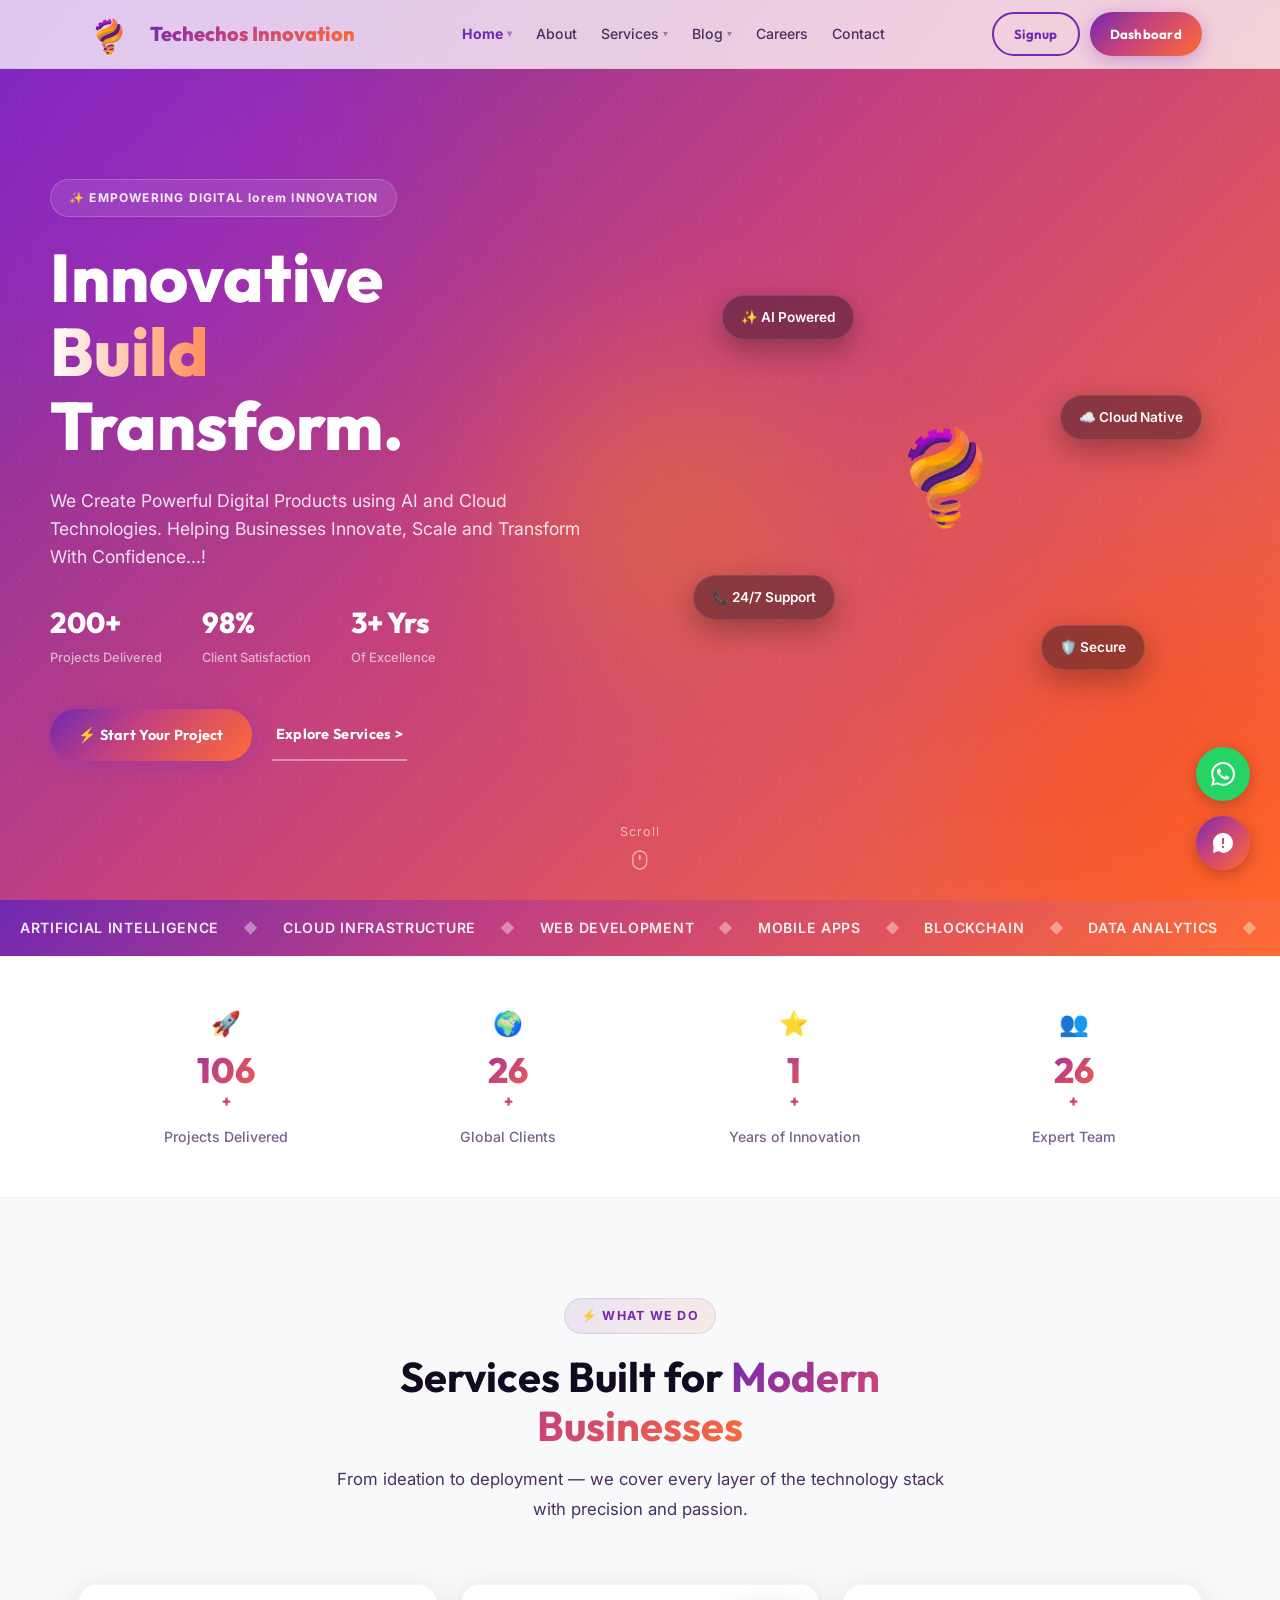
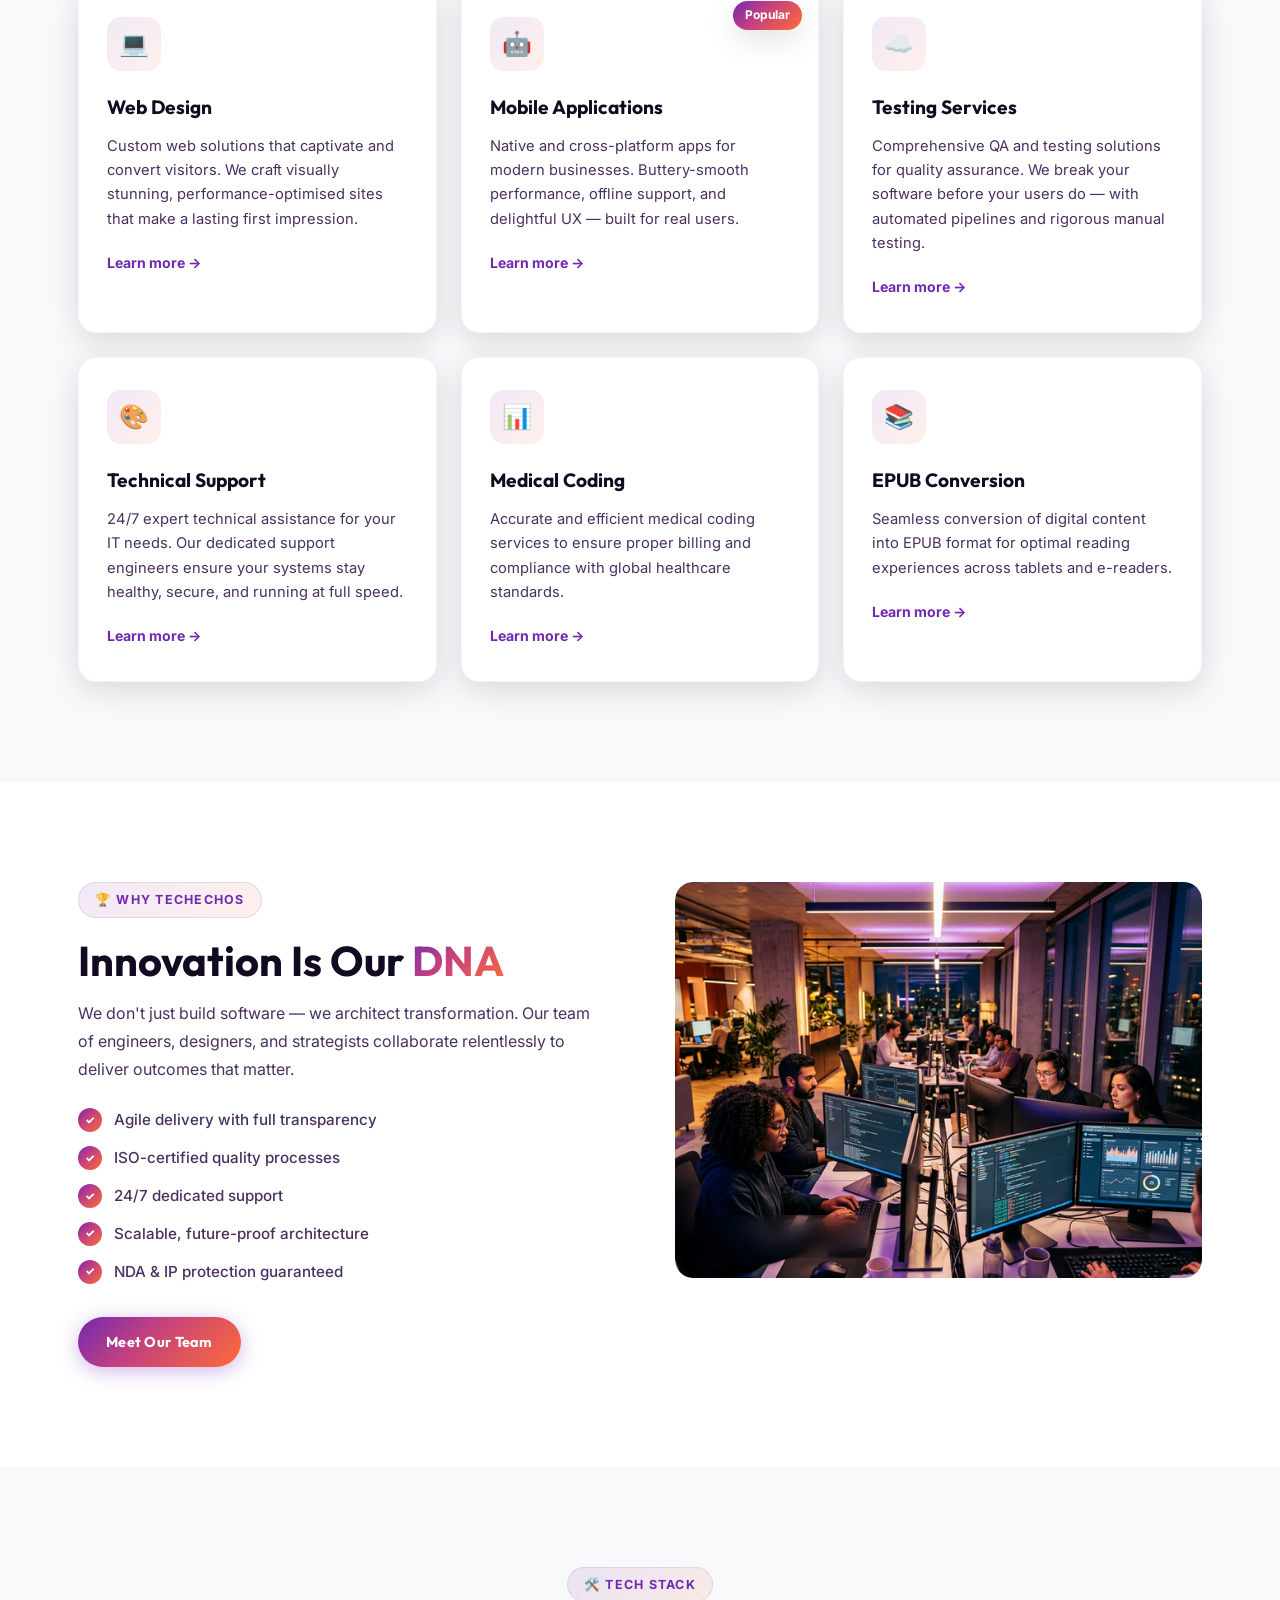
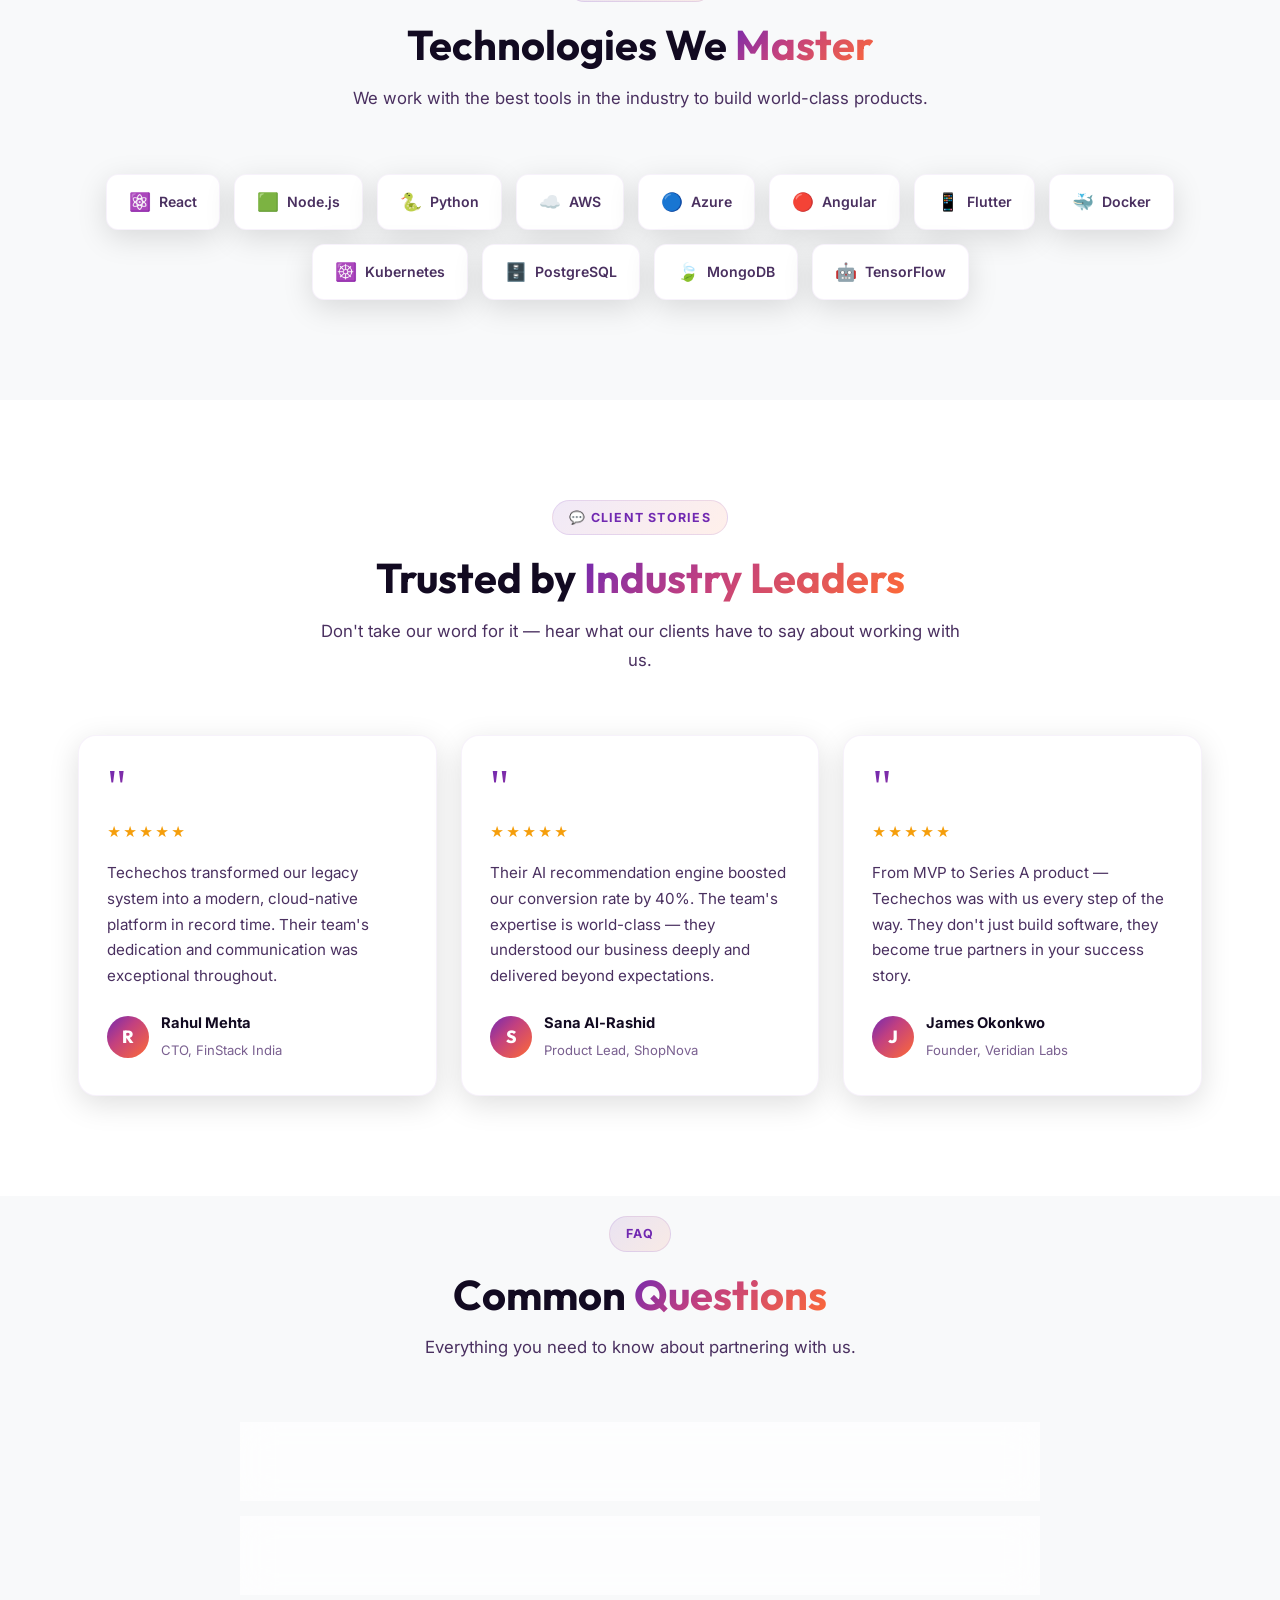
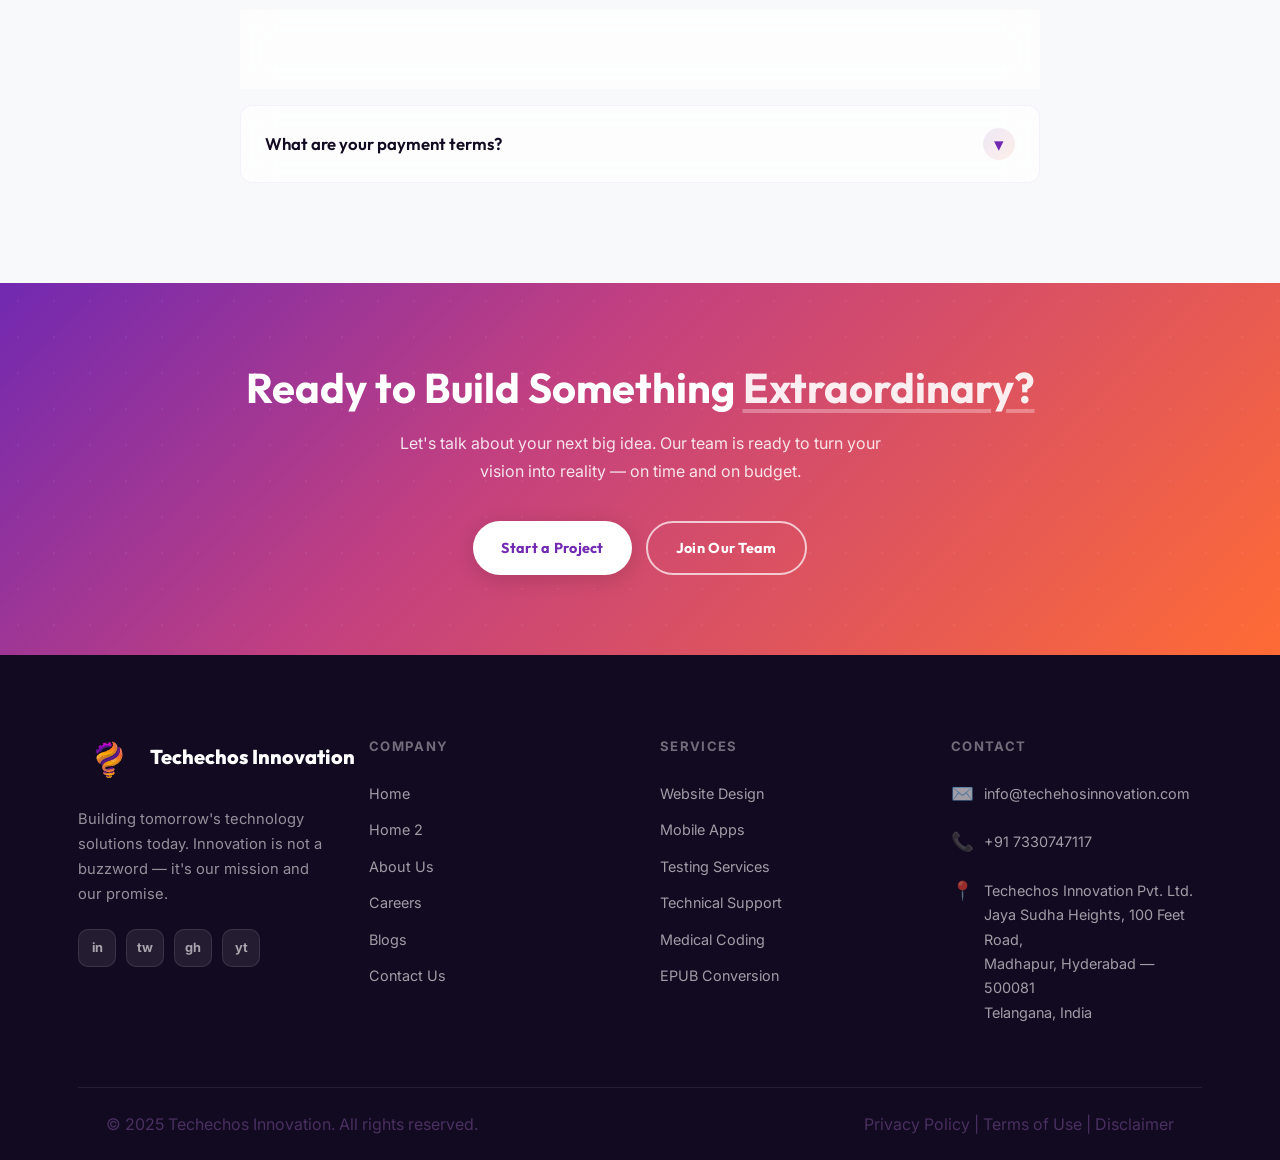
<file: Home/home.html>
<!DOCTYPE html>
<html lang="en">
<head>
<meta charset="UTF-8"/><meta name="viewport" content="width=device-width,initial-scale=1.0"/>
<meta name="description" content="Techechos Innovation — Building powerful digital products using AI and Cloud Technologies. Helping businesses innovate, scale and transform."/>
<title>Techechos Innovation — Home</title>
<link rel="stylesheet" href="../shared/shared.css"/>
<link rel="stylesheet" href="./home.css"/>
  <link rel="stylesheet" href="../navigation/header.css"/>
  <link rel="stylesheet" href="../navigation/footer.css"/>
</head>
<body>
<div id="header"></div>
<section class="hero">
  <div class="hero-orb o1"></div>
  <div class="hero-orb o2"></div>
  <div class="hero-orb o3"></div>
    <div class="hero-inner">    <div class="hero-content">      <div class="hero-badge">✨ EMPOWERING DIGITAL lorem  INNOVATION</div>
      <h1>Innovative<br><span class="brand-text-anim">Build</span><br>Transform.</h1>
      <p class="hero-sub">We Create Powerful Digital Products using AI and Cloud Technologies. Helping Businesses Innovate, Scale and Transform With Confidence...!</p>
      <div class="hero-stats-mini">
        <div class="stat-mini"><strong>200+</strong><span>Projects Delivered</span></div>
        <div class="stat-mini"><strong>98%</strong><span>Client Satisfaction</span></div>
        <div class="stat-mini"><strong>3+ Yrs</strong><span>Of Excellence</span></div>
      </div>
      <div class="hero-btns">
        <a href="../Contact/contact.html" class="btn btn-primary">⚡ Start Your Project</a>
        <a href="../Services/services.html" class="btn btn-text">Explore Services ></a>
      </div>
    </div>
    <div class="hero-visual">
      <div class="floating-center-img">
        <img src="../images/logo1.svg" alt="Innovation Icon"/>
      </div>
      <div class="float-badge f-ai">✨ AI Powered</div>
      <div class="float-badge f-cloud">☁️ Cloud Native</div>
      <div class="float-badge f-support">📞 24/7 Support</div>
      <div class="float-badge f-secure">🛡️ Secure</div>
    </div>
  </div>
  <div class="hero-scroll">
    <span>Scroll</span>
    <svg width="16" height="20" viewBox="0 0 16 20" fill="none"><rect x="1" y="1" width="14" height="18" rx="7" stroke="white" stroke-opacity="0.5" stroke-width="1.5"/><rect x="7" y="5" width="2" height="5" rx="1" fill="white" fill-opacity="0.6"/></svg>
  </div>
</section>
<div class="marquee-wrap">
  <div class="marquee-track">
    <span>Artificial Intelligence</span><span class="dot">◆</span><span>Cloud Infrastructure</span><span class="dot">◆</span><span>Web Development</span><span class="dot">◆</span><span>Mobile Apps</span><span class="dot">◆</span><span>Blockchain</span><span class="dot">◆</span><span>Data Analytics</span><span class="dot">◆</span><span>Cybersecurity</span><span class="dot">◆</span><span>UI/UX Design</span><span class="dot">◆</span>
    <span>Artificial Intelligence</span><span class="dot">◆</span><span>Cloud Infrastructure</span><span class="dot">◆</span><span>Web Development</span><span class="dot">◆</span><span>Mobile Apps</span><span class="dot">◆</span><span>Blockchain</span><span class="dot">◆</span><span>Data Analytics</span><span class="dot">◆</span><span>Cybersecurity</span><span class="dot">◆</span><span>UI/UX Design</span><span class="dot">◆</span>
  </div>
</div>
<div class="stats-bar">
  <div class="stats-inner">
    <div class="stat-item fade-up">
      <div class="stat-icon">🚀</div>
      <span class="stat-num" data-target="200">0</span><sup class="stat-sup">+</sup>
      <span class="stat-label">Projects Delivered</span>
    </div>
    <div class="stat-item fade-up" style="--delay:0.1s">
      <div class="stat-icon">🌍</div>
      <span class="stat-num" data-target="50">0</span><sup class="stat-sup">+</sup>
      <span class="stat-label">Global Clients</span>
    </div>
    <div class="stat-item fade-up" style="--delay:0.2s">
      <div class="stat-icon">⭐</div>
      <span class="stat-num" data-target="3">0</span><sup class="stat-sup">+</sup>
      <span class="stat-label">Years of Innovation</span>
    </div>
    <div class="stat-item fade-up" style="--delay:0.3s">
      <div class="stat-icon">👥</div>
      <span class="stat-num" data-target="50">0</span><sup class="stat-sup">+</sup>
      <span class="stat-label">Expert Team</span>
    </div>
  </div>
</div>
<section class="section section-soft">
  <div class="container">
    <div class="section-header center fade-up">
      <div class="section-label">⚡ What We Do</div>
      <h2>Services Built for <span class="grad-text">Modern Businesses</span></h2>
      <p>From ideation to deployment — we cover every layer of the technology stack with precision and passion.</p>
    </div>
    <div class="services-grid">
      <div class="service-card fade-up" style="--delay:0.05s">
        <div class="service-icon">💻</div>
        <h3>Web Design</h3>
        <p>Custom web solutions that captivate and convert visitors. We craft visually stunning, performance-optimised sites that make a lasting first impression.</p>
        <a href="../Services/service-detail.html?service=web-design" class="card-link">Learn more →</a>
      </div>
      <div class="service-card featured fade-up" style="--delay:0.1s">
        <div class="service-badge">Popular</div>
        <div class="service-icon">🤖</div>
        <h3>Mobile Applications</h3>
        <p>Native and cross-platform apps for modern businesses. Buttery-smooth performance, offline support, and delightful UX — built for real users.</p>
        <a href="../Services/service-detail.html?service=mobile-applications" class="card-link">Learn more →</a>
      </div>
      <div class="service-card fade-up" style="--delay:0.15s">
        <div class="service-icon">☁️</div>
        <h3>Testing Services</h3>
        <p>Comprehensive QA and testing solutions for quality assurance. We break your software before your users do — with automated pipelines and rigorous manual testing.</p>
        <a href="../Services/service-detail.html?service=testing-services" class="card-link">Learn more →</a>
      </div>
      <div class="service-card fade-up" style="--delay:0.2s">
        <div class="service-icon">🎨</div>
        <h3>Technical Support</h3>
        <p>24/7 expert technical assistance for your IT needs. Our dedicated support engineers ensure your systems stay healthy, secure, and running at full speed.</p>
        <a href="../Services/service-detail.html?service=technical-support" class="card-link">Learn more →</a>
      </div>
      <div class="service-card fade-up" style="--delay:0.25s">
        <div class="service-icon">📊</div>
        <h3>Medical Coding</h3>
        <p>Accurate and efficient medical coding services to ensure proper billing and compliance with global healthcare standards.</p>
        <a href="../Services/service-detail.html?service=medical-coding" class="card-link">Learn more →</a>
      </div>
      <div class="service-card fade-up" style="--delay:0.3s">
        <div class="service-icon">📚</div>
        <h3>EPUB Conversion</h3>
        <p>Seamless conversion of digital content into EPUB format for optimal reading experiences across tablets and e-readers.</p>
        <a href="../Services/service-detail.html?service=epub-conversion" class="card-link">Learn more →</a>
      </div>
    </div>
  </div>
</section>
<section class="section section-light">
  <div class="container">
    <div class="why-inner">
      <div class="fade-up">
        <div class="section-label">🏆 Why Techechos</div>
        <h2>Innovation Is Our <span class="grad-text">DNA</span></h2>
        <p style="margin-top:14px">We don't just build software — we architect transformation. Our team of engineers, designers, and strategists collaborate relentlessly to deliver outcomes that matter.</p>
        <ul class="why-list">
          <li><span class="check">✓</span> Agile delivery with full transparency</li>
          <li><span class="check">✓</span> ISO-certified quality processes</li>
          <li><span class="check">✓</span> 24/7 dedicated support</li>
          <li><span class="check">✓</span> Scalable, future-proof architecture</li>
          <li><span class="check">✓</span> NDA &amp; IP protection guaranteed</li>
        </ul>
        <a href="../About/about.html" class="btn btn-primary">Meet Our Team</a>
      </div>
      <div class="fade-up" style="--delay:0.15s">
        <div class="why-visual-img">
          <img src="../images/about_team.png" alt="Our professional team at work" loading="lazy"/>
          <div class="why-visual-badge">120+ Expert Engineers</div>
        </div>
      </section>
<section class="section section-soft">
  <div class="container">
    <div class="section-header center fade-up">
      <div class="section-label">🛠️ Tech Stack</div>
      <h2>Technologies We <span class="grad-text">Master</span></h2>
      <p>We work with the best tools in the industry to build world-class products.</p>
    </div>
    <div class="tech-logos fade-up" style="--delay:0.1s">
      <div class="tech-logo"><span class="tech-logo-icon">⚛️</span> React</div>
      <div class="tech-logo"><span class="tech-logo-icon">🟩</span> Node.js</div>
      <div class="tech-logo"><span class="tech-logo-icon">🐍</span> Python</div>
      <div class="tech-logo"><span class="tech-logo-icon">☁️</span> AWS</div>
      <div class="tech-logo"><span class="tech-logo-icon">🔵</span> Azure</div>
      <div class="tech-logo"><span class="tech-logo-icon">🔴</span> Angular</div>
      <div class="tech-logo"><span class="tech-logo-icon">📱</span> Flutter</div>
      <div class="tech-logo"><span class="tech-logo-icon">🐳</span> Docker</div>
      <div class="tech-logo"><span class="tech-logo-icon">☸️</span> Kubernetes</div>
      <div class="tech-logo"><span class="tech-logo-icon">🗄️</span> PostgreSQL</div>
      <div class="tech-logo"><span class="tech-logo-icon">🍃</span> MongoDB</div>
      <div class="tech-logo"><span class="tech-logo-icon">🤖</span> TensorFlow</div>
    </div>
  </div>
</section>
<section class="section section-light">
  <div class="container">
    <div class="section-header center fade-up">
      <div class="section-label">💬 Client Stories</div>
      <h2>Trusted by <span class="grad-text">Industry Leaders</span></h2>
      <p>Don't take our word for it — hear what our clients have to say about working with us.</p>
    </div>
    <div class="testimonials-grid">
      <div class="testimonial-card fade-up" style="--delay:0.05s">
        <div class="t-quote">"</div><div class="t-stars">★★★★★</div>
        <p class="t-text">Techechos transformed our legacy system into a modern, cloud-native platform in record time. Their team's dedication and communication was exceptional throughout.</p>
        <div class="t-client"><div class="t-avatar">R</div><div><strong>Rahul Mehta</strong><span>CTO, FinStack India</span></div></div>
      </div>
      <div class="testimonial-card fade-up" style="--delay:0.1s">
        <div class="t-quote">"</div><div class="t-stars">★★★★★</div>
        <p class="t-text">Their AI recommendation engine boosted our conversion rate by 40%. The team's expertise is world-class — they understood our business deeply and delivered beyond expectations.</p>
        <div class="t-client"><div class="t-avatar">S</div><div><strong>Sana Al-Rashid</strong><span>Product Lead, ShopNova</span></div></div>
      </div>
      <div class="testimonial-card fade-up" style="--delay:0.15s">
        <div class="t-quote">"</div><div class="t-stars">★★★★★</div>
        <p class="t-text">From MVP to Series A product — Techechos was with us every step of the way. They don't just build software, they become true partners in your success story.</p>
        <div class="t-client"><div class="t-avatar">J</div><div><strong>James Okonkwo</strong><span>Founder, Veridian Labs</span></div></div>
      </div>
    </div>
  </div>
</section>

<section class="section section-soft faq-section">
  <div class="container">
    <div class="section-header center fade-up">
      <div class="section-label">FAQ</div>
      <h2>Common <span class="grad-text">Questions</span></h2>
      <p>Everything you need to know about partnering with us.</p>
    </div>
    <div class="faq-container">
      <div class="faq-item fade-up" style="--delay:0.05s">
        <div class="faq-question">
          <h4>What is your engagement model?</h4>
          <span class="faq-icon">▾</span>
        </div>
        <div class="faq-answer">
          <p>We offer flexible engagement models tailored to your needs. This includes Fixed-Price contracts for well-defined scopes, Time-and-Materials for evolving projects, and Dedicated Teams for long-term collaboration.</p>
        </div>
      </div>
      <div class="faq-item fade-up" style="--delay:0.1s">
        <div class="faq-question">
          <h4>How do you ensure project security and confidentiality?</h4>
          <span class="faq-icon">▾</span>
        </div>
        <div class="faq-answer">
          <p>We strictly enforce NDAs at the onset of all discussions. Our development processes adhere to ISO-certified security protocols, ensuring your intellectual property remains fully protected.</p>
        </div>
      </div>
      <div class="faq-item fade-up" style="--delay:0.15s">
        <div class="faq-question">
          <h4>Will I have dedicated support during the project?</h4>
          <span class="faq-icon">▾</span>
        </div>
        <div class="faq-answer">
          <p>Absolutely. You will be assigned a dedicated Project Manager who handles all communications, provides regular status reports, and ensures your project is delivered precisely on time.</p>
        </div>
      </div>
      <div class="faq-item fade-up" style="--delay:0.2s">
        <div class="faq-question">
          <h4>What are your payment terms?</h4>
          <span class="faq-icon">▾</span>
        </div>
        <div class="faq-answer">
          <p>For most projects, we require a 25-30% initial deposit, followed by milestone-based payments tied to specific deliverables. Custom payment schedules can be arranged for enterprise solutions.</p>
        </div>
      </div>
    </div>
  </div>
</section>

<section class="cta-banner">
  <div class="container">
    <div class="fade-up">
      <h2>Ready to Build Something <span style="color:rgba(255,255,255,0.9);text-decoration:underline;text-underline-offset:6px;text-decoration-color:rgba(255,255,255,0.3)">Extraordinary?</span></h2>
      <p>Let's talk about your next big idea. Our team is ready to turn your vision into reality — on time and on budget.</p>
      <div class="cta-btns">
        <a href="../Contact/contact.html" class="btn btn-white">Start a Project</a>
        <a href="../Careers/careers.html" class="btn btn-outline-white">Join Our Team</a>
      </div>
    </div>
  </div>
</section>
<div id="footer"></div>
<script src="../shared/shared.js"></script>
<script src="./home.js"></script>
<script src="../navigation/script.js"></script>
</body>
</html>
</file>
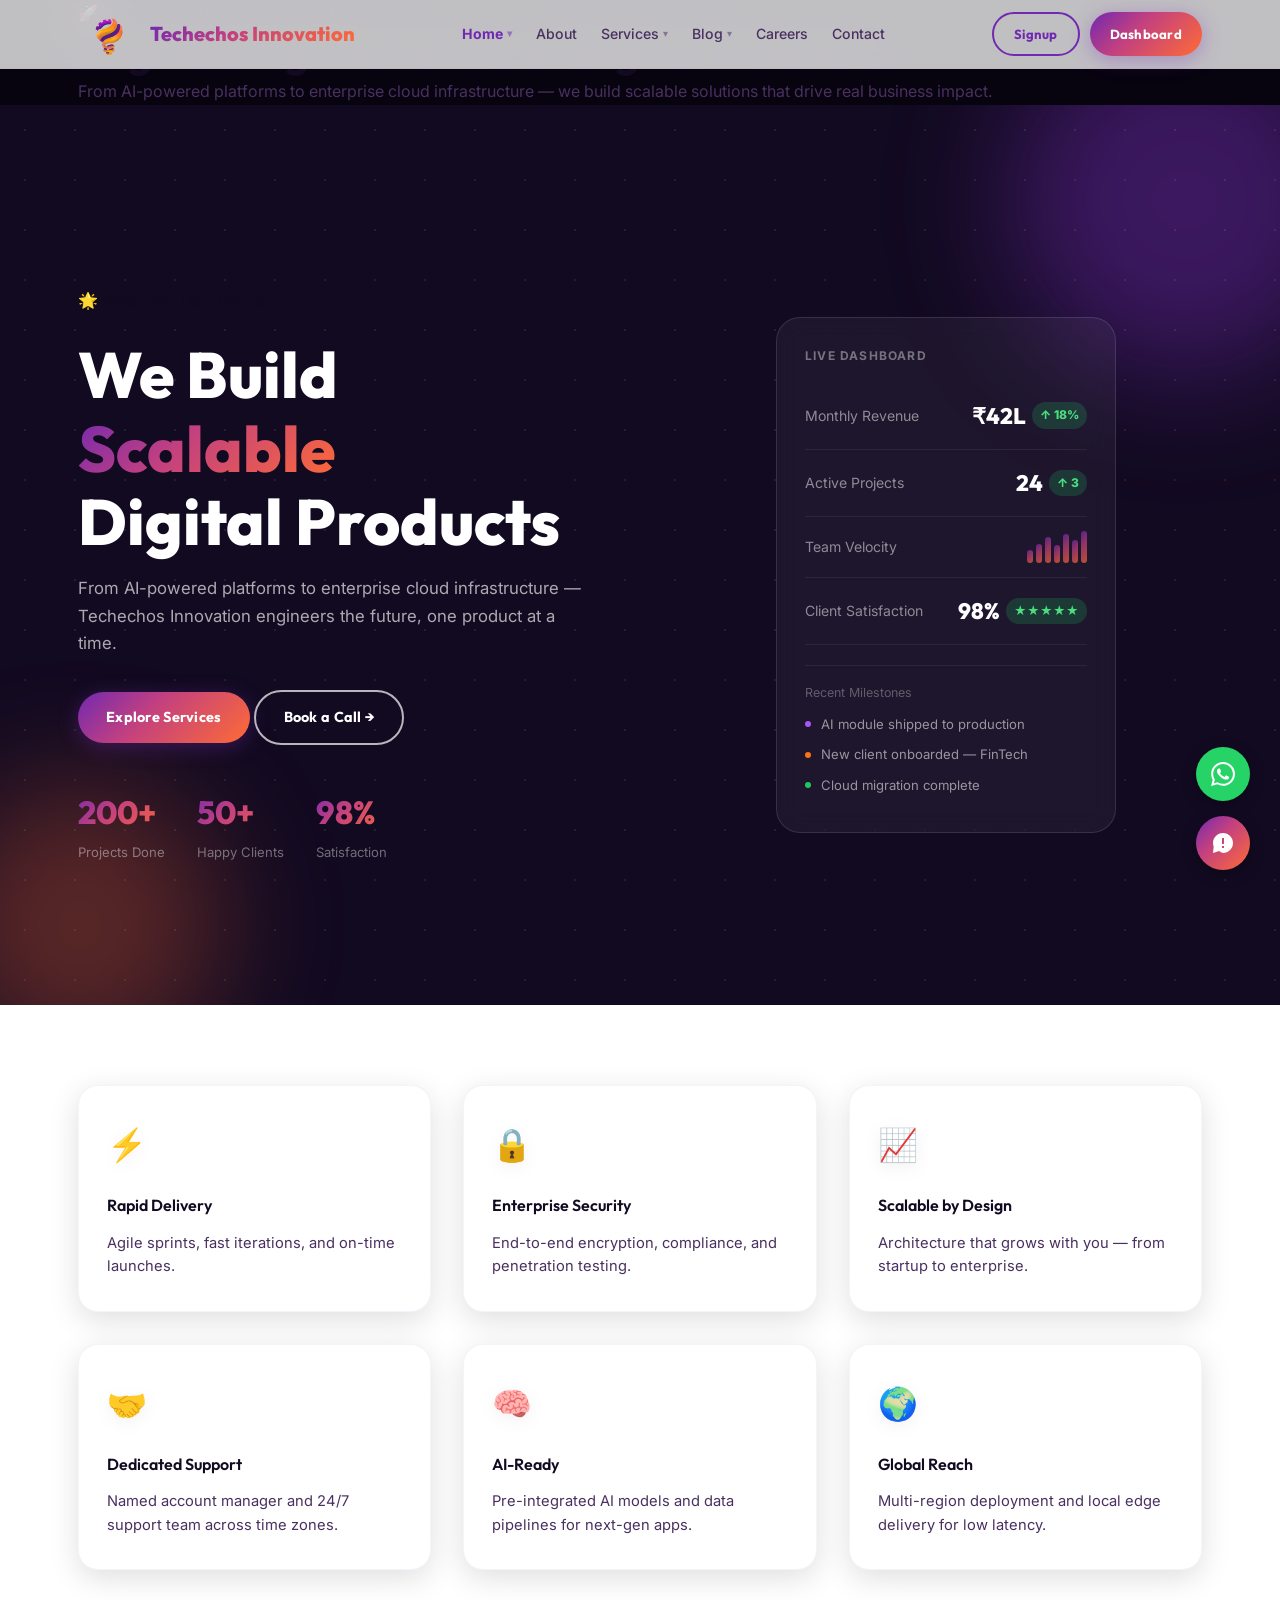
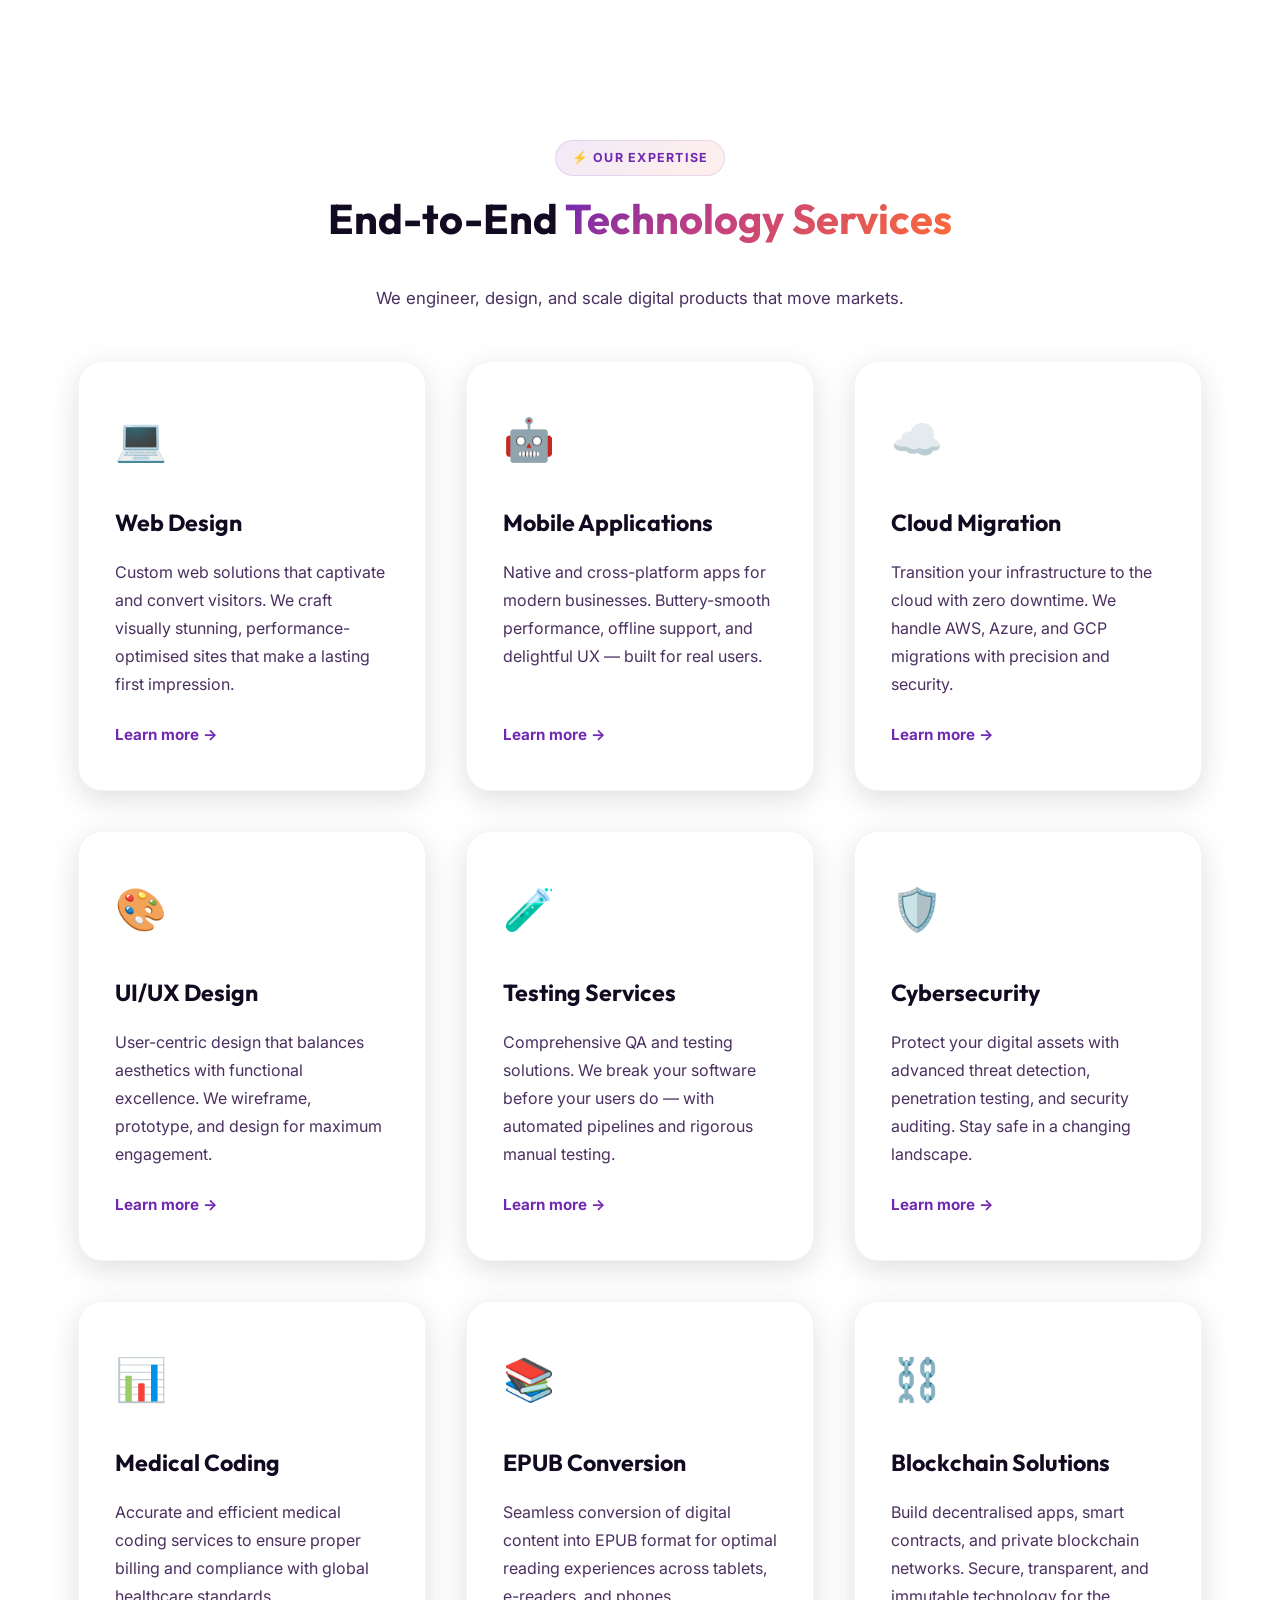
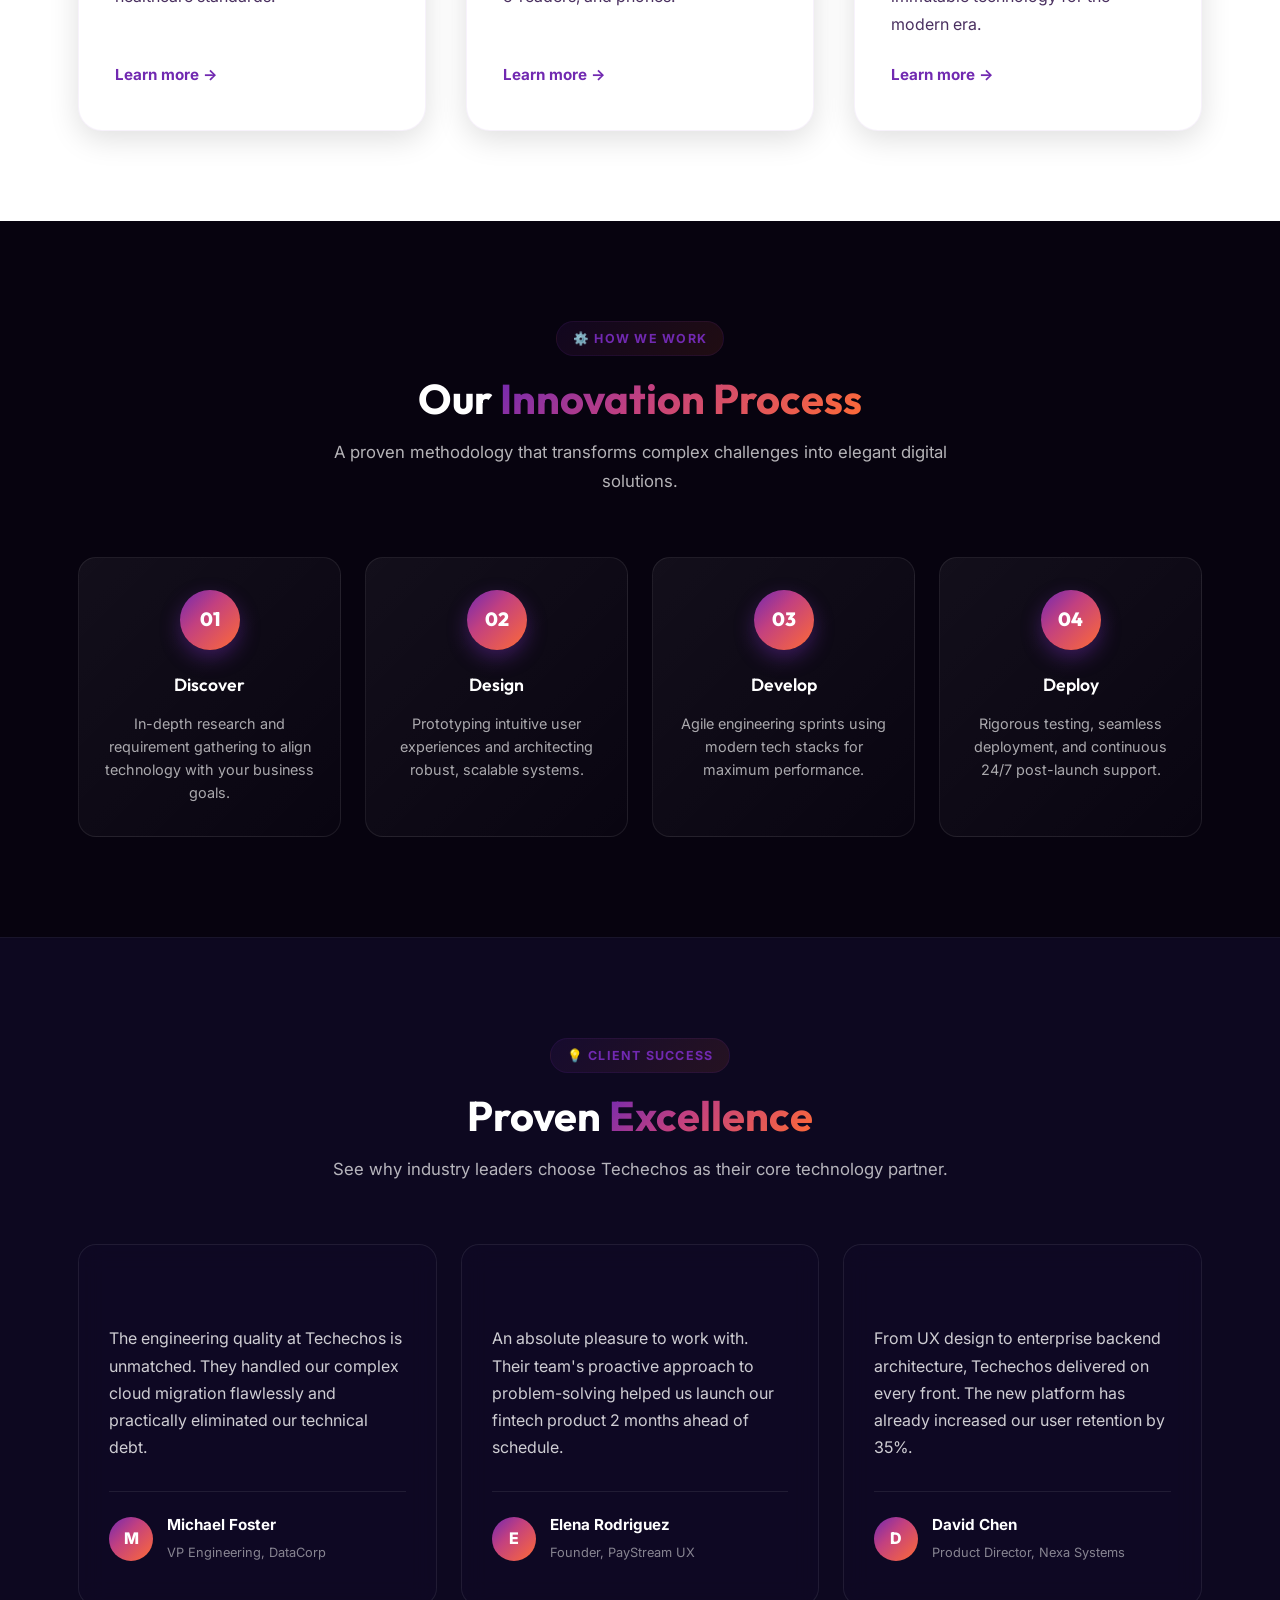
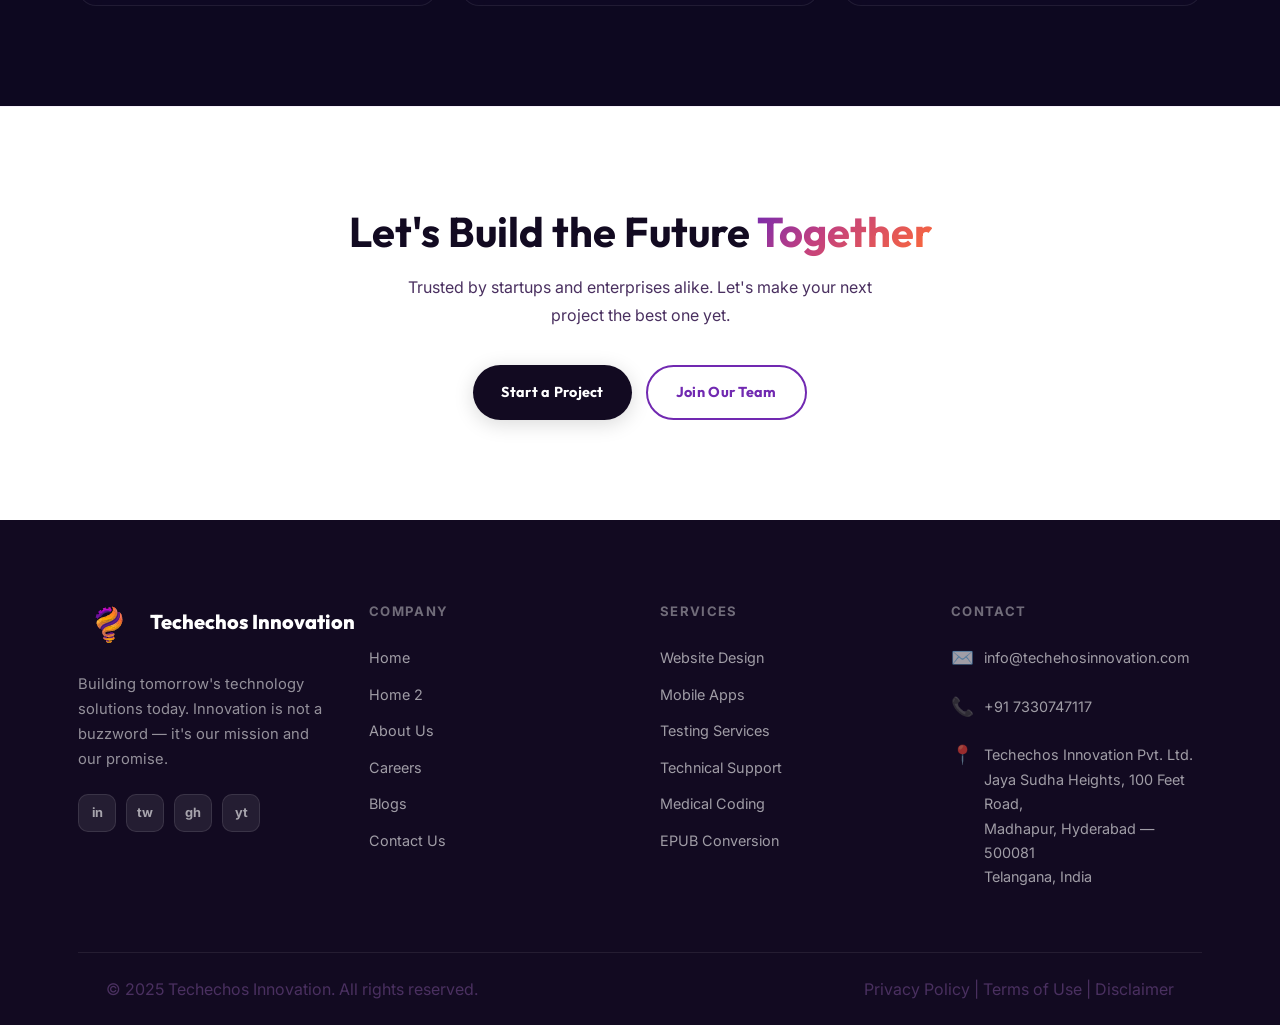
<file: Home2/home2.html>
<!DOCTYPE html>
<html lang="en">
<head>
<meta charset="UTF-8"/><meta name="viewport" content="width=device-width,initial-scale=1.0"/>
<meta name="description" content="Techechos Innovation Home v2 — Next-generation tech partner building scalable digital products."/>
<title>Techechos Innovation — Home 2</title>
<link rel="stylesheet" href="../shared/shared.css"/>
<link rel="stylesheet" href="./home2.css"/>
  <link rel="stylesheet" href="../navigation/header.css"/>
  <link rel="stylesheet" href="../navigation/footer.css"/>
</head>
<body style="background:#07030f;">
<div id="header"></div>
<section class="pre-hero">
  <div class="container">
    <div class="pre-hero-content fade-up" style="animation-delay:0.1s;">
      <div class="pre-hero-label">🚀 Welcome to Techechos Innovation</div>
      <h2>Engineering the Future of Digital Products</h2>
      <p>From AI-powered platforms to enterprise cloud infrastructure — we build scalable solutions that drive real business impact.</p>
    </div>
  </div>
</section>
<section class="hero-v2">
  <div class="v2-orb a"></div>
  <div class="v2-orb b"></div>
  <div style="position:absolute;inset:0;background-image:radial-gradient(rgba(255,255,255,0.08) 1px,transparent 1px);background-size:50px 50px;pointer-events:none;"></div>
  <div class="hero-v2-inner">
    <div class="hero-v2-left">
      <div class="hero-badge" style="margin-bottom:24px;animation:fadeSlideDown 0.7s ease forwards;">🌟 Next-Gen Tech Partner</div>
      <h1 style="animation:fadeSlideUp 0.8s 0.1s ease forwards;opacity:0;">
        We Build <span class="grad-text">Scalable</span><br>Digital Products
      </h1>
      <p class="hero-sub-v2" style="animation:fadeSlideUp 0.8s 0.2s ease forwards;opacity:0;margin:16px 0 32px;">
        From  AI-powered platforms to enterprise cloud infrastructure — Techechos Innovation engineers the future, one product at a time.
      </p>
      <div class="hero-btns" style="justify-content:flex-start;animation:fadeSlideUp 0.8s 0.3s ease forwards;opacity:0;">
        <a href="../Services/services.html" class="btn btn-primary">Explore Services</a>
        <a href="../Contact/contact.html" class="btn btn-outline-white">Book a Call →</a>
      </div>
      <div class="v2-stats" style="animation:fadeSlideUp 0.8s 0.4s ease forwards;opacity:0;">
        <div><div class="v2-stat-num grad-text">200+</div><div class="v2-stat-label">Projects Done</div></div>
        <div><div class="v2-stat-num grad-text">50+</div><div class="v2-stat-label">Happy Clients</div></div>
        <div><div class="v2-stat-num grad-text">98%</div><div class="v2-stat-label">Satisfaction</div></div>
      </div>
    </div>
    <div class="hero-v2-right">
      <div style="display:flex;flex-direction:column;gap:20px;align-items:center;">
        <div class="hero-v2-card" style="animation:fadeSlideUp 0.9s 0.3s ease forwards;opacity:0;">
          <div class="v2-card-title">Live Dashboard</div>
          <div class="v2-metric"><span class="v2-metric-label">Monthly Revenue</span><span class="v2-metric-val">₹42L <span class="up">↑ 18%</span></span></div>
          <div class="v2-metric"><span class="v2-metric-label">Active Projects</span><span class="v2-metric-val">24 <span class="up">↑ 3</span></span></div>
          <div class="v2-metric"><span class="v2-metric-label">Team Velocity</span>
            <div class="v2-mini-bar"><div style="height:40%"></div><div style="height:60%"></div><div style="height:80%"></div><div style="height:55%"></div><div style="height:90%"></div><div style="height:70%"></div><div style="height:100%"></div></div>
          </div>
          <div class="v2-metric"><span class="v2-metric-label">Client Satisfaction</span><span class="v2-metric-val">98% <span class="up">★★★★★</span></span></div>
          <div class="v2-milestones">
            <div class="v2-milestone-title">Recent Milestones</div>
            <div class="v2-milestone"><span style="background:#a855f7"></span>AI module shipped to production</div>
            <div class="v2-milestone"><span style="background:#f97316"></span>New client onboarded — FinTech</div>
            <div class="v2-milestone"><span style="background:#22c55e"></span>Cloud migration complete</div>
          </div>
        </div>
      </div>
    </div>
  </div>
</section>
<section class="v2-features-section">
  <div class="container">
    <div class="feature-row">
      <div class="feature-box fade-up" style="--delay:0.05s"><div class="fi">⚡</div><h4>Rapid Delivery</h4><p>Agile sprints, fast iterations, and on-time launches.</p></div>
      <div class="feature-box fade-up" style="--delay:0.1s"><div class="fi">🔒</div><h4>Enterprise Security</h4><p>End-to-end encryption, compliance, and penetration testing.</p></div>
      <div class="feature-box fade-up" style="--delay:0.15s"><div class="fi">📈</div><h4>Scalable by Design</h4><p>Architecture that grows with you — from startup to enterprise.</p></div>
      <div class="feature-box fade-up" style="--delay:0.2s"><div class="fi">🤝</div><h4>Dedicated Support</h4><p>Named account manager and 24/7 support team across time zones.</p></div>
      <div class="feature-box fade-up" style="--delay:0.25s"><div class="fi">🧠</div><h4>AI-Ready</h4><p>Pre-integrated AI models and data pipelines for next-gen apps.</p></div>
      <div class="feature-box fade-up" style="--delay:0.3s"><div class="fi">🌍</div><h4>Global Reach</h4><p>Multi-region deployment and local edge delivery for low latency.</p></div>
    </div>
  </div>
</section>
<section class="dark-section">
  <div class="container">
    <div class="section-header center fade-up" style="margin-bottom:48px;">
      <div class="section-label">⚡ Our Expertise</div>
      <h2>End-to-End <span class="grad-text">Technology Services</span></h2>
      <p>We engineer, design, and scale digital products that move markets.</p>
    </div>
    <div class="dark-services">
      <div class="dark-scard fade-up" style="--delay:0.05s"><div class="si">💻</div><h3>Web Design</h3><p>Custom web solutions that captivate and convert visitors. We craft visually stunning, performance-optimised sites that make a lasting first impression.</p><a href="../Services/service-detail.html?service=website-design" class="card-link">Learn more →</a></div>
      <div class="dark-scard fade-up" style="--delay:0.1s"><div class="si">🤖</div><h3>Mobile Applications</h3><p>Native and cross-platform apps for modern businesses. Buttery-smooth performance, offline support, and delightful UX — built for real users.</p><a href="../Services/service-detail.html?service=mobile-applications" class="card-link">Learn more →</a></div>
      <div class="dark-scard fade-up" style="--delay:0.15s"><div class="si">☁️</div><h3>Cloud Migration</h3><p>Transition your infrastructure to the cloud with zero downtime. We handle AWS, Azure, and GCP migrations with precision and security.</p><a href="../Services/service-detail.html?service=cloud-migration" class="card-link">Learn more →</a></div>
      <div class="dark-scard fade-up" style="--delay:0.2s"><div class="si">🎨</div><h3>UI/UX Design</h3><p>User-centric design that balances aesthetics with functional excellence. We wireframe, prototype, and design for maximum engagement.</p><a href="../Services/service-detail.html?service=uiux-design" class="card-link">Learn more →</a></div>
      <div class="dark-scard fade-up" style="--delay:0.25s"><div class="si">🧪</div><h3>Testing Services</h3><p>Comprehensive QA and testing solutions. We break your software before your users do — with automated pipelines and rigorous manual testing.</p><a href="../Services/service-detail.html?service=testing-services" class="card-link">Learn more →</a></div>
      <div class="dark-scard fade-up" style="--delay:0.3s"><div class="si">🛡️</div><h3>Cybersecurity</h3><p>Protect your digital assets with advanced threat detection, penetration testing, and security auditing. Stay safe in a changing landscape.</p><a href="../Services/service-detail.html?service=cybersecurity" class="card-link">Learn more →</a></div>
      <div class="dark-scard fade-up" style="--delay:0.35s"><div class="si">📊</div><h3>Medical Coding</h3><p>Accurate and efficient medical coding services to ensure proper billing and compliance with global healthcare standards.</p><a href="../Services/service-detail.html?service=medical-coding" class="card-link">Learn more →</a></div>
      <div class="dark-scard fade-up" style="--delay:0.4s"><div class="si">📚</div><h3>EPUB Conversion</h3><p>Seamless conversion of digital content into EPUB format for optimal reading experiences across tablets, e-readers, and phones.</p><a href="../Services/service-detail.html?service=epub-conversion" class="card-link">Learn more →</a></div>
      <div class="dark-scard fade-up" style="--delay:0.45s"><div class="si">⛓️</div><h3>Blockchain Solutions</h3><p>Build decentralised apps, smart contracts, and private blockchain networks. Secure, transparent, and immutable technology for the modern era.</p><a href="../Services/service-detail.html?service=blockchain" class="card-link">Learn more →</a></div>
    </div>
  </div>
</section>

<section class="v2-process-section" style="padding: 100px 0; background: #07030f;">
  <div class="container">
    <div class="section-header center fade-up" style="margin-bottom: 60px;">
      <div class="section-label">⚙️ How We Work</div>
      <h2 style="color:var(--white)">Our <span class="grad-text">Innovation Process</span></h2>
      <p style="color:rgba(255,255,255,0.7)">A proven methodology that transforms complex challenges into elegant digital solutions.</p>
    </div>
    <div class="v2-process-grid">
      <div class="v2-process-step fade-up" style="--delay: 0.1s">
        <div class="v2-process-icon">01</div>
        <h4>Discover</h4>
        <p>In-depth research and requirement gathering to align technology with your business goals.</p>
      </div>
      <div class="v2-process-step fade-up" style="--delay: 0.2s">
        <div class="v2-process-icon">02</div>
        <h4>Design</h4>
        <p>Prototyping intuitive user experiences and architecting robust, scalable systems.</p>
      </div>
      <div class="v2-process-step fade-up" style="--delay: 0.3s">
        <div class="v2-process-icon">03</div>
        <h4>Develop</h4>
        <p>Agile engineering sprints using modern tech stacks for maximum performance.</p>
      </div>
      <div class="v2-process-step fade-up" style="--delay: 0.4s">
        <div class="v2-process-icon">04</div>
        <h4>Deploy</h4>
        <p>Rigorous testing, seamless deployment, and continuous 24/7 post-launch support.</p>
      </div>
    </div>
  </div>
</section>

<section class="v2-success-section" style="padding: 100px 0; background: #0d0820; border-top: 1px solid rgba(255,255,255,0.05);">
  <div class="container">
    <div class="section-header center fade-up" style="margin-bottom: 60px;">
      <div class="section-label">💡 Client Success</div>
      <h2 style="color:var(--white)">Proven <span class="grad-text">Excellence</span></h2>
      <p style="color:rgba(255,255,255,0.7)">See why industry leaders choose Techechos as their core technology partner.</p>
    </div>
    <div class="v2-testimonials">
      <div class="v2-testimonial-card fade-up" style="--delay: 0.1s">
        <div class="v2-quote-mark">"</div>
        <p>The engineering quality at Techechos is unmatched. They handled our complex cloud migration flawlessly and practically eliminated our technical debt.</p>
        <div class="v2-author">
          <div class="v2-avatar">M</div>
          <div class="v2-author-info">
            <strong>Michael Foster</strong>
            <span>VP Engineering, DataCorp</span>
          </div>
        </div>
      </div>
      <div class="v2-testimonial-card fade-up" style="--delay: 0.2s">
        <div class="v2-quote-mark">"</div>
        <p>An absolute pleasure to work with. Their team's proactive approach to problem-solving helped us launch our fintech product 2 months ahead of schedule.</p>
        <div class="v2-author">
          <div class="v2-avatar">E</div>
          <div class="v2-author-info">
            <strong>Elena Rodriguez</strong>
            <span>Founder, PayStream UX</span>
          </div>
        </div>
      </div>
      <div class="v2-testimonial-card fade-up" style="--delay: 0.3s">
        <div class="v2-quote-mark">"</div>
        <p>From UX design to enterprise backend architecture, Techechos delivered on every front. The new platform has already increased our user retention by 35%.</p>
        <div class="v2-author">
          <div class="v2-avatar">D</div>
          <div class="v2-author-info">
            <strong>David Chen</strong>
            <span>Product Director, Nexa Systems</span>
          </div>
        </div>
      </div>
    </div>
  </div>
</section>

<section class="cta-banner">
  <div class="container"><div class="fade-up">
    <h2>Let's Build the Future <span class="grad-text">Together</span></h2>
    <p>Trusted by startups and enterprises alike. Let's make your next project the best one yet.</p>
    <div class="cta-btns">
      <a href="../Contact/contact.html" class="btn btn-white">Start a Project</a>
      <a href="../Careers/careers.html" class="btn btn-outline-white">Join Our Team</a>
    </div>
  </div></div>
</section>
<div id="footer"></div>
<script src="../shared/shared.js"></script>
<script src="./home2.js"></script>
<script src="../navigation/script.js"></script>
</body>
</html>
</file>
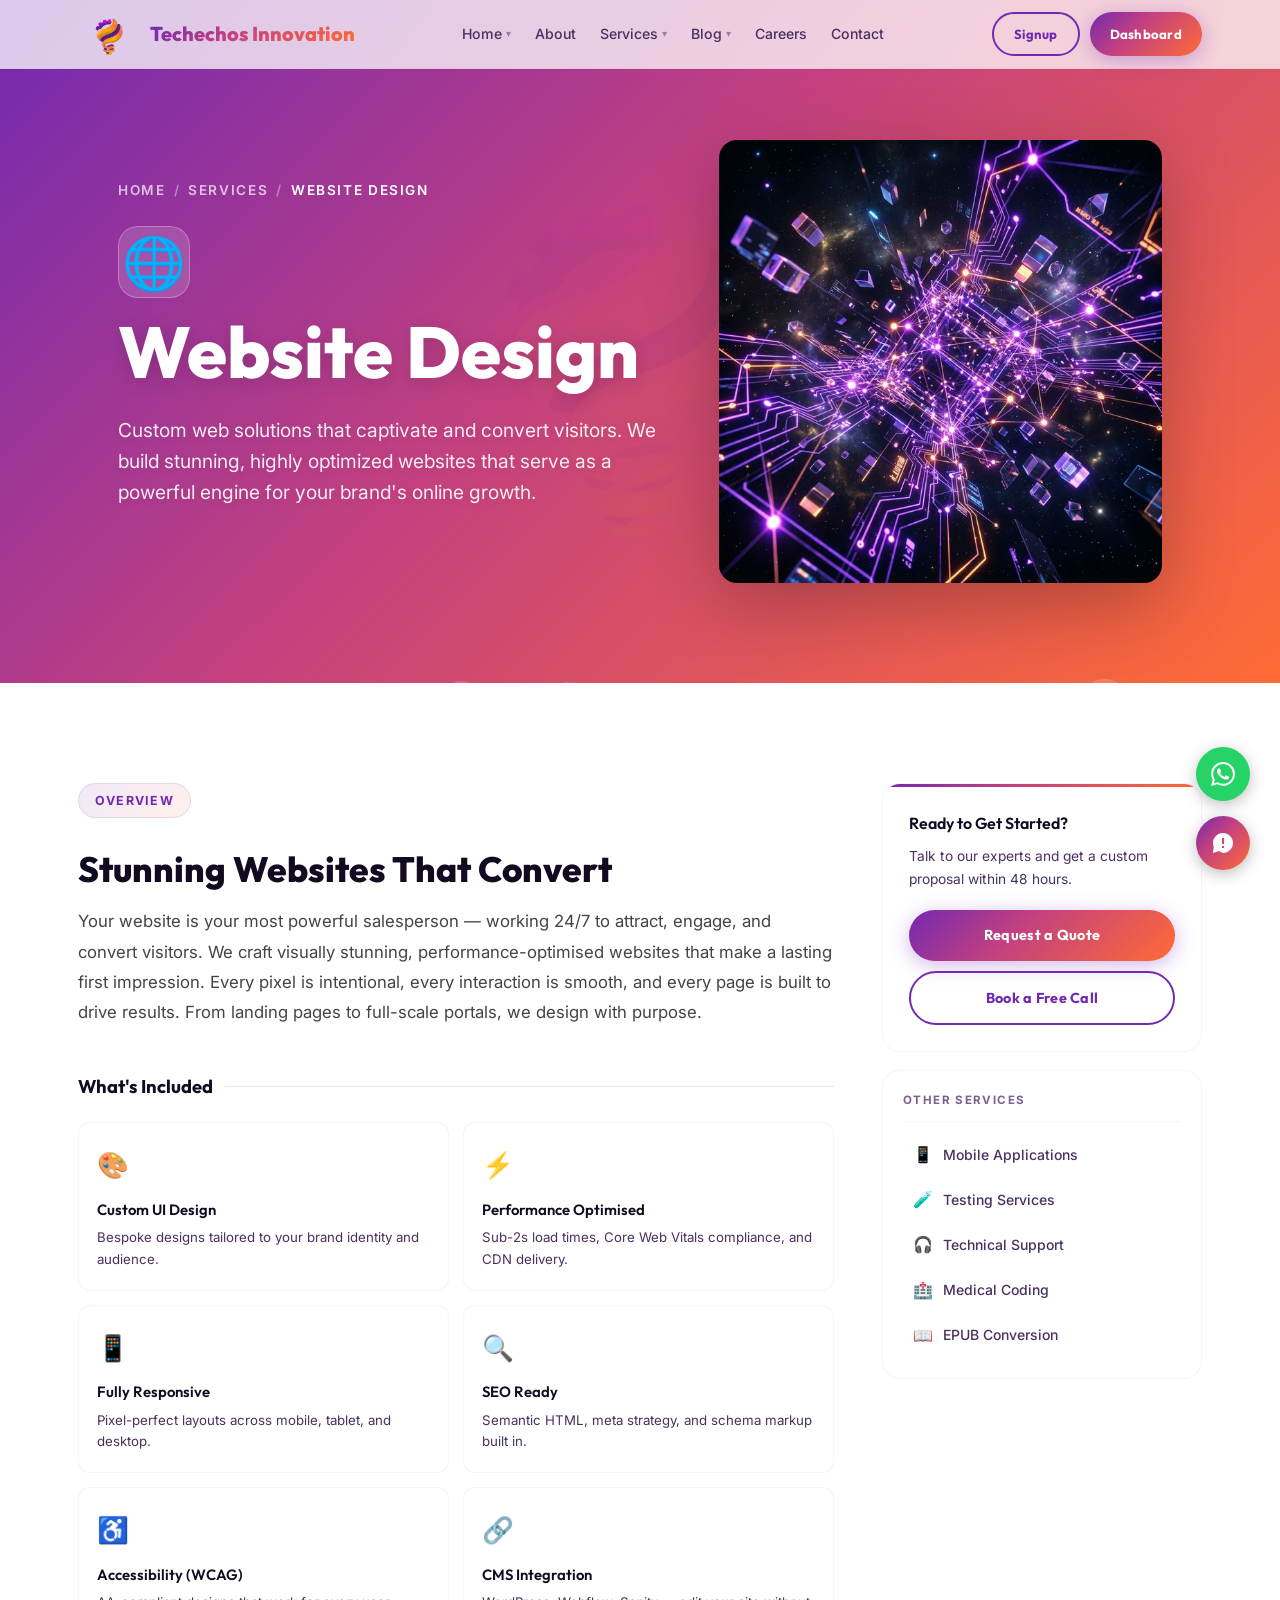
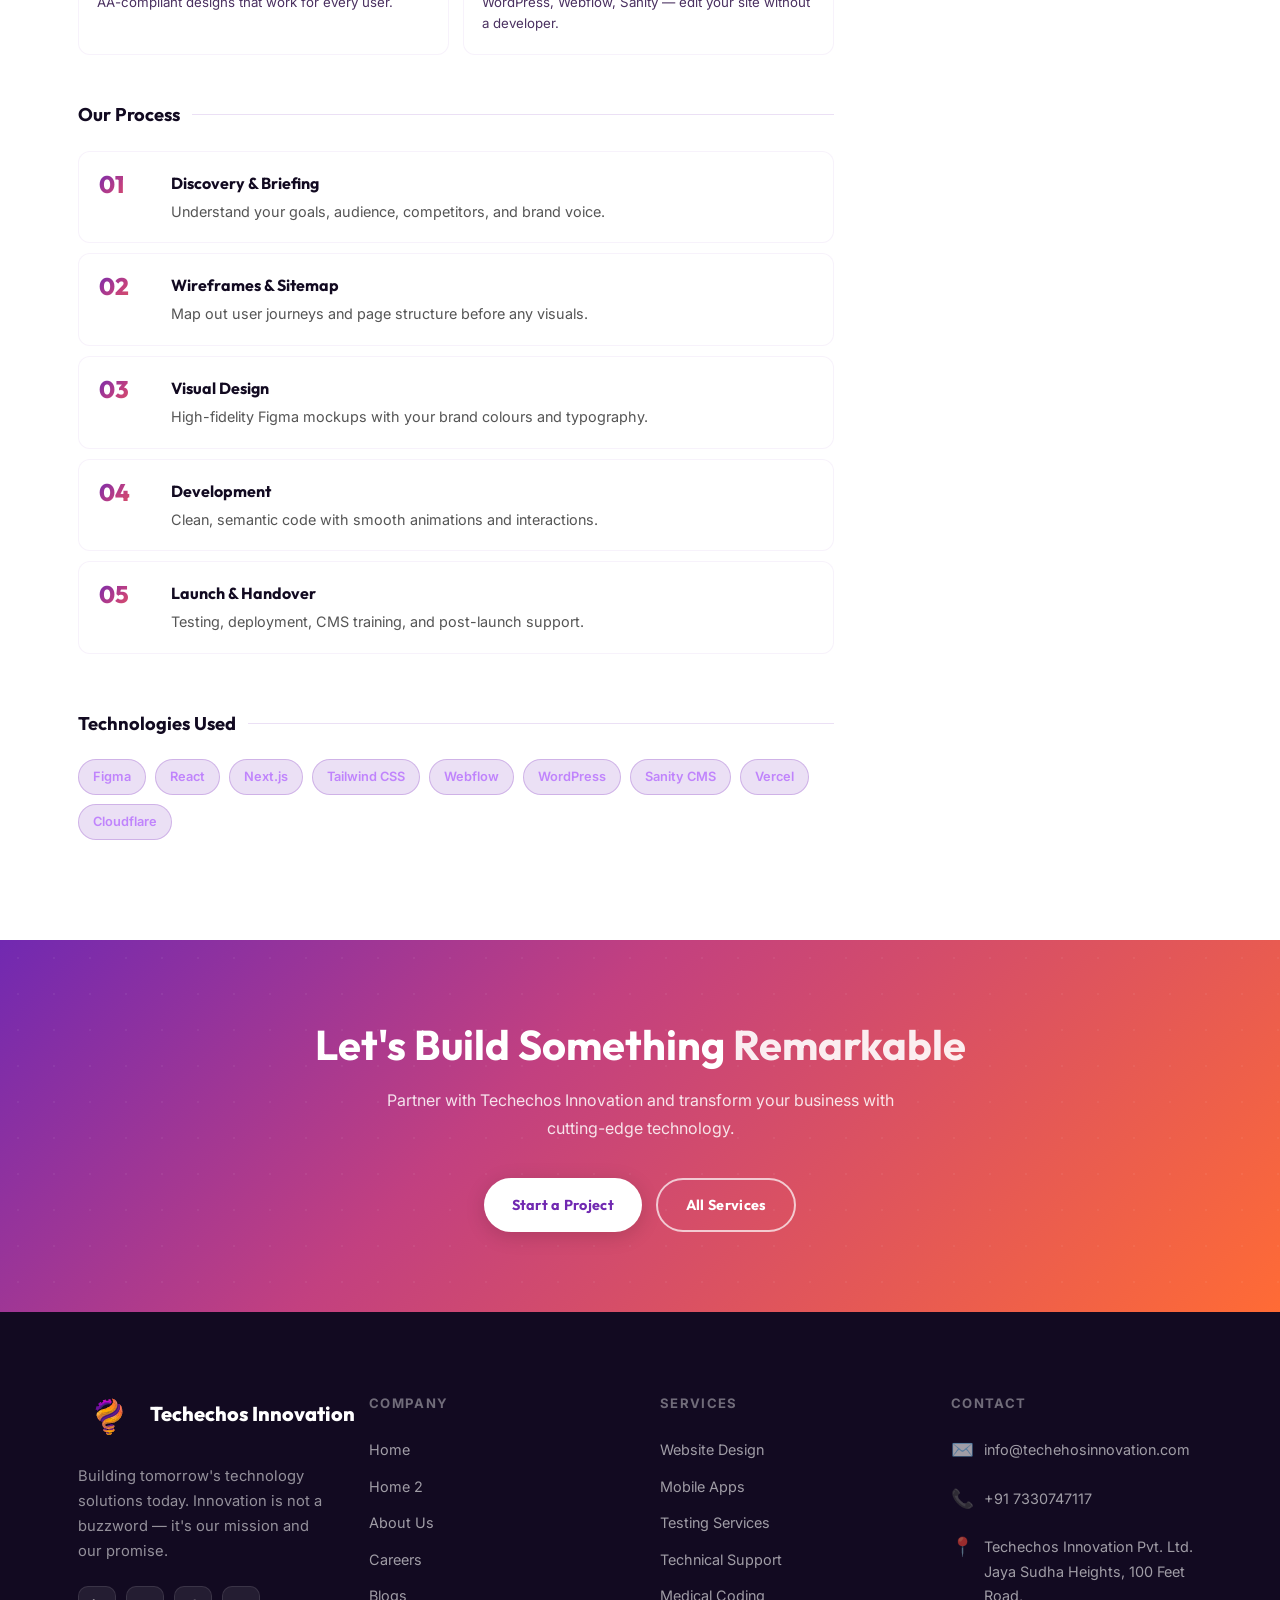
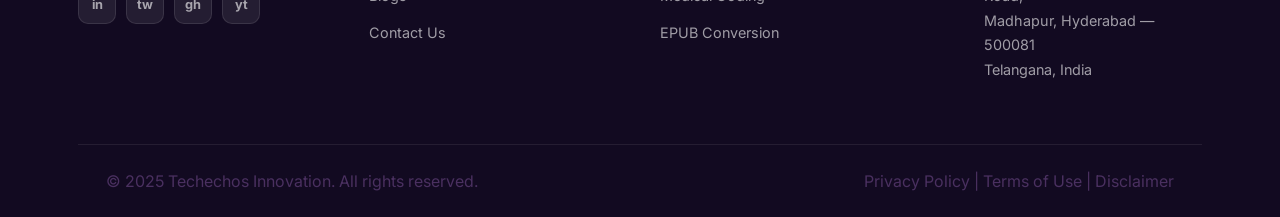
<file: Services/service-detail.html>
<!DOCTYPE html>
<html lang="en">
<head>
<meta charset="UTF-8"/><meta name="viewport" content="width=device-width,initial-scale=1.0"/>
<meta name="description" content="Service Detail — Techechos Innovation. Deep dive into our technology services."/>
<title id="page-title">Service Detail — Techechos Innovation</title>
<link rel="stylesheet" href="../shared/shared.css"/>
<link rel="stylesheet" href="./services.css"/>
<link rel="stylesheet" href="./service-detail.css"/>
  <link rel="stylesheet" href="../navigation/header.css"/>
  <link rel="stylesheet" href="../navigation/footer.css"/>
</head>
<body class="dark-page">
<div id="header"></div>
<section class="page-hero" id="serviceHero">
  <div class="logo-shrink-container"><div class="logo-shrink-bg"></div></div>
  <div class="bubble-container"></div>
  <div class="container">
    <div class="page-hero-inner hero-split">
      <div class="hero-text-content">
        <div class="breadcrumb"><a href="../Home/home.html">Home</a><span>/</span><a href="../Services/services.html">Services</a><span>/</span><span id="breadcrumb-service" style="color:white">Service</span></div>
        <div id="service-hero-icon" class="detail-hero-icon"></div>
        <h1 id="service-title">Loading...</h1>
        <p id="service-tagline"></p>
      </div>
      <div class="hero-img-content fade-up" style="--delay:0.2s">
        <img src="../images/services-hero.png" id="service-detail-img" alt="Service Detail" class="water-float"/>
      </div>
    </div>
  </div>
</section>
<section class="section section-light">
  <div class="container">
    <div class="service-detail-layout">
      <div class="sd-main">
        <div class="sd-overview fade-up">
          <div class="section-label">Overview</div>
          <h2 id="sd-heading"></h2>
          <p id="sd-description" style="margin-top:16px;font-size:1.05rem;line-height:1.8;"></p>
        </div>
        <div class="sd-features fade-up" style="--delay:0.1s">
          <div class="sd-section-title"><h3>What's Included</h3></div>
          <div class="sd-features-grid" id="sd-features-grid"></div>
        </div>
        <div class="sd-process fade-up" style="--delay:0.2s">
          <div class="sd-section-title"><h3>Our Process</h3></div>
          <div class="sd-process-steps" id="sd-process-steps"></div>
        </div>
        <div class="sd-tech fade-up" style="--delay:0.3s;margin-top:44px;">
          <div class="sd-section-title"><h3>Technologies Used</h3></div>
          <div class="sd-tech-chips" id="sd-tech-chips"></div>
        </div>
      </div>
      <aside class="sd-sidebar fade-up" style="--delay:0.15s">
        <div class="sd-cta-card">
          <h4>Ready to Get Started?</h4>
          <p>Talk to our experts and get a custom proposal within 48 hours.</p>
          <a href="../Contact/contact.html" class="btn btn-primary" style="width:100%;justify-content:center;margin-top:20px">Request a Quote</a>
          <a href="../Contact/contact.html" class="btn btn-outline-purple" style="width:100%;justify-content:center;margin-top:10px">Book a Free Call</a>
        </div>
        <div class="sd-other-services">
          <h5>Other Services</h5>
          <div id="sd-other-links"></div>
        </div>
      </aside>
    </div>
  </div>
</section>
<section class="cta-banner"><div class="container"><div class="fade-up"><h2>Let's Build Something <span style="color:rgba(255,255,255,0.9)">Remarkable</span></h2><p>Partner with Techechos Innovation and transform your business with cutting-edge technology.</p><div class="cta-btns"><a href="../Contact/contact.html" class="btn btn-white">Start a Project</a><a href="../Services/services.html" class="btn btn-outline-white">All Services</a></div></div></div></section>
<div id="footer"></div>
<script src="../shared/shared.js"></script>
<script src="./service-detail.js"></script>
<script src="../navigation/script.js"></script>
</body>
</html>
</file>
<file: navigation/header.css>
#navbar {
  position: fixed; top: 0; left: 0; right: 0; z-index: 1000;
  background: rgba(255,255,255,0.75);
  backdrop-filter: blur(20px);
  border-bottom: 1px solid var(--border-soft);
  transition: var(--transition);
}
#navbar.scrolled { box-shadow: 0 4px 24px rgba(123,47,190,0.12); }

.nav-inner {
  display: flex;
  justify-content: space-between;
  align-items: center;
  height: 68px; padding: 0 28px;
  max-width: 1180px; margin: 0 auto;
  width: 100%;
}
.nav-logo {
  display: flex; align-items: center; gap: 8px;
  font-family: var(--font-head); font-size: 1.25rem; font-weight: 800;
  flex-shrink: 0;
  text-decoration: none;
  z-index: 1010;
}
.nav-logo-img { height: 44px; object-fit: contain; flex-shrink: 0; }
.nav-logo-text {
  background: var(--grad);
  -webkit-background-clip: text;
  -webkit-text-fill-color: transparent;
  background-clip: text;
  white-space: nowrap;
  display: block;
  line-height: 1.2;
}
.nav-links { display: flex; align-items: center; justify-content: center; gap: 4px; }
.nav-links > li { position: relative; }
.nav-links > li > a {
  display: flex; align-items: center; gap: 4px;
  padding: 8px 14px; border-radius: 8px;
  min-height: 44px; 
  font-size: 0.92rem; font-weight: 500; color: var(--text-mid);
  transition: var(--transition);
}
.nav-links > li > a:hover,
.nav-links > li > a.active { color: var(--purple); background: transparent; }
.nav-links > li > a.active { font-weight: 700; }
.nav-arrow { font-size: 0.65rem; opacity: 0.5; transition: var(--transition); }
.dropdown:hover .nav-arrow { transform: rotate(180deg); }

.drop-menu {
  position: absolute; top: calc(100% + 6px); left: 0;
  background: rgba(255, 255, 255, 0.85);
  backdrop-filter: blur(16px);
  -webkit-backdrop-filter: blur(16px);
  border: 1px solid var(--border);
  border-radius: var(--radius-sm); padding: 8px; min-width: 200px;
  box-shadow: var(--shadow-md);
  opacity: 0; pointer-events: none; transform: translateY(-8px);
  transition: var(--transition);
}
.dropdown:hover .drop-menu { opacity: 1; pointer-events: all; transform: translateY(0); }
.drop-menu a {
  display: block; padding: 9px 14px; border-radius: 6px;
  min-height: 44px; display: flex; align-items: center; 
  font-size: 0.88rem; font-weight: 500; color: var(--text-mid);
  transition: var(--transition);
}
.drop-menu a:hover { background: var(--grad-soft); color: var(--purple); }

.nav-actions { display: flex; align-items: center; gap: 10px; justify-content: flex-end; }

.hamburger { display: none; flex-direction: column; gap: 5px; padding: 10px; min-height: 44px; min-width: 44px; justify-content: center; z-index: 1010; }
.hamburger span { display: block; width: 22px; height: 2px; background: var(--purple); border-radius: 2px; transition: var(--transition); }
.hamburger.active span:nth-child(1) { transform: rotate(45deg) translate(5px,5px); }
.hamburger.active span:nth-child(2) { opacity: 0; }
.hamburger.active span:nth-child(3) { transform: rotate(-45deg) translate(5px,-5px); }

.mobile-nav {
  display: none; flex-direction: column; gap: 2px;
  padding: 12px 24px 20px;
  border-top: 1px solid var(--border-soft);
  background: var(--white);
  box-shadow: var(--shadow-md);
}
.mobile-nav.active { display: flex; }
.mobile-nav a { padding: 10px 14px; border-radius: 8px; min-height: 44px; display: flex; align-items: center; font-size: 0.95rem; font-weight: 500; color: var(--text-mid); transition: var(--transition); }
.mobile-nav a:hover { background: var(--grad-soft); color: var(--purple); }
.mobile-nav .btn { margin-top: 10px; justify-content: center; }
.mobile-nav .dropdown > a { justify-content: space-between; }
.mobile-nav .drop-menu { position: static; box-shadow: none; border: none; background: transparent; padding-left: 20px; display: none; opacity: 1; pointer-events: all; transform: none; min-height: auto; padding-top: 0; padding-bottom: 0; }
.mobile-nav .dropdown.open .drop-menu { display: block; }
.mobile-nav .dropdown.open .nav-arrow { transform: rotate(180deg); }

@media(min-width: 1281px) {
  .nav-inner { max-width: 1400px; }
}
@media(max-width: 1280px) {
  .nav-inner { max-width: 1180px; }
  .nav-links > li > a { padding: 8px 10px; font-size: 0.88rem; }
}
@media(max-width: 1024px) {
  .nav-links, .nav-actions { display: none; }
  .hamburger { display: flex; }
}
@media(max-width: 640px) {
  .nav-logo-text { font-size: 1.1rem; }
}
</file>
<file: navigation/footer.css>
footer {
  background: var(--text-dark);
  padding: 80px 0 0;
  position: relative;
  z-index: 10;
}
.footer-grid { display: grid; grid-template-columns: 1fr 1fr 1fr 1fr; gap: 40px; padding-bottom: 56px; }
@media(max-width:860px){ .footer-grid{grid-template-columns:1fr 1fr; gap:36px;} }
@media(max-width:520px){ .footer-grid{grid-template-columns:1fr; gap:28px;} }

.footer-brand p { font-size: 0.92rem; color: rgba(255,255,255,0.55); line-height: 1.7; max-width: 280px; margin-top: 14px; }
.footer-socials { display: flex; gap: 10px; margin-top: 22px; }
.footer-social {
  width: 38px; height: 38px; border-radius: 10px;
  background: rgba(255,255,255,0.08); border: 1px solid rgba(255,255,255,0.1);
  display: flex; align-items: center; justify-content: center;
  color: rgba(255,255,255,0.6); font-size: 0.8rem; font-weight: 700;
  transition: var(--transition);
}
.footer-social:hover { background: var(--grad); border-color: transparent; color: var(--white); transform: translateY(-3px); }

.footer-col h5 { font-size: 0.82rem; font-weight: 700; letter-spacing: 0.1em; text-transform: uppercase; color: rgba(255,255,255,0.4); margin-bottom: 18px; }
.footer-col a { display: block; padding: 6px 0; font-size: 0.9rem; color: rgba(255,255,255,0.6); transition: var(--transition); }
.footer-col a:hover { color: var(--white); transform: translateX(4px); }

.footer-bottom {
  border-top: 1px solid rgba(255,255,255,0.08);
  padding: 22px 28px;
  display: flex; justify-content: space-between; align-items: center; flex-wrap: wrap; gap: 12px;
  font-size: 0.85rem; color: rgba(255,255,255,0.35);
  max-width: 1180px; margin: 0 auto;
}

/* Floating Action Buttons */
.floating-action-buttons {
  position: fixed;
  bottom: 30px;
  right: 30px;
  display: flex;
  flex-direction: column;
  gap: 15px;
  z-index: 9999;
}
.fab-btn {
  width: 54px;
  height: 54px;
  border-radius: 50%;
  display: flex;
  align-items: center;
  justify-content: center;
  color: white;
  box-shadow: 0 4px 15px rgba(0,0,0,0.25);
  transition: all 0.3s cubic-bezier(0.175, 0.885, 0.32, 1.275);
  cursor: pointer;
  border: none;
}
.fab-btn:hover {
  transform: scale(1.1);
  box-shadow: 0 8px 25px rgba(0,0,0,0.3);
}
.whatapp-btn {
  background-color: #25D366; /* WhatsApp Green */
}
.whatapp-btn:hover {
  background-color: #1ebe57; 
}
.chatbot-btn {
  background: var(--grad);
}

@media(max-width: 640px) {
  .footer-grid { grid-template-columns: 1fr; gap: 32px; text-align: center; }
  .footer-brand { display: flex; flex-direction: column; align-items: center; }
  .footer-socials { justify-content: center; }
  .footer-bottom { flex-direction: column; text-align: center; gap: 12px; }
  
  .floating-action-buttons {
    bottom: 20px;
    right: 20px;
  }
  .fab-btn {
    width: 48px;
    height: 48px;
  }
  .fab-btn svg {
    width: 24px; height: 24px;
  }
}
</file>
<file: shared/shared.css>
@import url('https://fonts.googleapis.com/css2?family=Outfit:wght@400;500;600;700;800&family=Inter:ital,wght@0,300;0,400;0,500;0,600;1,300&display=swap');


:root {
  --purple:       #7129b1;
  --purple-light: #9B4DCA;
  --purple-dark:  #5A1A9A;
  --orange:       #FF6B35;
  --orange-light: #FF8C5A;
  --pink:         #E040A0;
  --grad:         linear-gradient(135deg, #7129b1 0%, #C24080 40%, #FF6B35 100%);
  --grad-hero:    linear-gradient(135deg, #7129b1 0%, #C24080 45%, #FF6B35 100%);
  --grad-soft:    linear-gradient(135deg, rgba(113,41,177,0.1) 0%, rgba(255,107,53,0.1) 100%);
  --white:        #ffffff;
  --off-white:    #f8f9fa;
  --text-dark:    #120a21;
  --text-mid:     #4a3060;
  --text-light:   #7a6090;
  --border:       rgba(113,41,177,0.12);
  --border-soft:  rgba(113,41,177,0.06);
  --card-bg:      #ffffff;
  --bg-page:      #ffffff;
  --font-head:    'Outfit', sans-serif;
  --font-body:    'Inter', sans-serif;
  --radius:       18px;
  --radius-sm:    12px;
  --radius-xs:    8px;
  --shadow-sm:    0 8px 30px rgba(0,0,0,0.13);
  --shadow-md:    0 15px 45px rgba(0,0,0,0.18);
  --shadow-lg:    0 22px 70px rgba(0,0,0,0.25);
  --transition:   all 0.32s cubic-bezier(0.4,0,0.2,1);
}


*, *::before, *::after { box-sizing: border-box; margin: 0; padding: 0; }
html { scroll-behavior: smooth; font-size: 16px; }
body { font-family: var(--font-body); background: var(--bg-page); color: var(--text-dark); line-height: 1.7; overflow-x: hidden; }
a { text-decoration: none; color: inherit; }
ul { list-style: none; }
img { max-width: 100%; height: auto; display: block; }
button { cursor: pointer; border: none; background: none; font-family: inherit; }


.table-responsive {
  width: 100%;
  overflow-x: auto;
  -webkit-overflow-scrolling: touch;
}


h1 { font-family: var(--font-head); font-size: clamp(2.2rem,5vw,3.8rem); font-weight: 800; line-height: 1.15; color: var(--white); }
h2 { font-family: var(--font-head); font-size: clamp(1.7rem,3.5vw,2.6rem); font-weight: 700; line-height: 1.2; color: var(--text-dark); }
h3 { font-family: var(--font-head); font-size: 1.2rem; font-weight: 700; color: var(--text-dark); }
h4 { font-family: var(--font-head); font-size: 1rem; font-weight: 600; color: var(--text-dark); }
p { font-size: 1rem; color: var(--text-mid); line-height: 1.75; }

.grad-text {
  background: var(--grad);
  -webkit-background-clip: text;
  -webkit-text-fill-color: transparent;
  background-clip: text;
}


.container { max-width: 1180px; margin: 0 auto; padding: 0 28px; }
.section { padding: 90px 0; }
.section-light { background: var(--white); }
.section-soft { background: var(--off-white); }


.section-label {
  display: inline-flex; align-items: center; gap: 8px;
  padding: 6px 16px;
  background: var(--grad-soft);
  border: 1px solid var(--border);
  border-radius: 50px;
  font-size: 0.78rem; font-weight: 700;
  color: var(--purple);
  letter-spacing: 0.1em; text-transform: uppercase;
  margin-bottom: 18px;
}
.section-header { max-width: 640px; margin-bottom: 60px; }
.section-header.center { text-align: center; margin-left: auto; margin-right: auto; }
.section-header p { margin-top: 14px; font-size: 1.05rem; }


.btn {
  display: inline-flex; align-items: center; justify-content: center; gap: 8px;
  padding: 13px 28px;
  min-height: 44px; 
  border-radius: 50px;
  font-family: var(--font-head); font-weight: 700; font-size: 0.9rem;
  letter-spacing: 0.02em;
  transition: var(--transition);
  position: relative; overflow: hidden;
  white-space: nowrap;
}
.btn-primary { background: var(--grad); color: var(--white); box-shadow: 0 4px 20px rgba(123,47,190,0.35); }
.btn-primary:hover { transform: translateY(-2px); box-shadow: 0 8px 30px rgba(123,47,190,0.5); }
.btn-white { background: var(--white); color: var(--purple); box-shadow: 0 4px 20px rgba(0,0,0,0.15); }
.btn-white:hover { transform: translateY(-2px); box-shadow: 0 8px 30px rgba(0,0,0,0.2); background: var(--off-white); }
.btn-outline-white { border: 2px solid rgba(255,255,255,0.7); color: var(--white); }
.btn-outline-white:hover { background: rgba(255,255,255,0.15); border-color: var(--white); transform: translateY(-2px); }
.btn-outline-purple { border: 2px solid var(--purple); color: var(--purple); }
.btn-outline-purple:hover { background: var(--purple); color: var(--white); transform: translateY(-2px); }
.btn-text { background: transparent; color: var(--white); padding: 13px 4px; border-bottom: 2px solid rgba(255,255,255,0.4); border-radius: 0; }
.btn-text:hover { border-bottom-color: var(--white); transform: translateY(-2px); }
.btn-sm { padding: 9px 20px; font-size: 0.82rem; }


/* Header CSS extracted */


.page-hero {
  background: var(--grad-hero);
  padding: 160px 0 120px;
  position: relative;
  overflow: hidden;
  color: var(--white);
  text-align: center;
}

.page-hero-inner {
  max-width: 1200px;
  margin: 0 auto;
  padding: 0 40px;
  position: relative;
  z-index: 10;
  display: flex;
  flex-direction: column;
  align-items: center;
}

.hero-text-content {
  max-width: 800px;
  margin-bottom: 50px;
}

.brand-text-anim {
  display: inline-block;
  font-weight: 800;
  background: linear-gradient(90deg, #ffffff 0%, #ff8c5a 50%, #ffffff 100%);
  background-size: 200% auto;
  -webkit-background-clip: text;
  -webkit-text-fill-color: transparent;
  background-clip: text;
  animation: shineBrand 3s linear infinite, blinkBrand 4s ease-in-out infinite;
}

@keyframes shineBrand {
  to { background-position: 200% center; }
}
@keyframes blinkBrand {
  0%, 100% { opacity: 1; filter: drop-shadow(0 0 0px var(--white)); }
  50% { opacity: 0.85; filter: drop-shadow(0 0 15px rgba(255,140,90,0.6)); }
}

.hero-main-img-center {
  width: 140px;
  height: 140px;
  object-fit: contain;
  margin-bottom: 30px;
  z-index: 5;
  filter: drop-shadow(0 15px 30px rgba(113,41,177,0.3));
}

.page-hero h1 { font-size: clamp(2.8rem, 6vw, 4.5rem); line-height: 1.1; margin-bottom: 24px; text-shadow: 0 4px 20px rgba(0,0,0,0.15); }
.page-hero p { font-size: 1.2rem; color: rgba(255,255,255,0.9); max-width: 700px; margin: 0 auto 36px; line-height: 1.6; text-shadow: 0 2px 10px rgba(0,0,0,0.1); }

.hero-split {
  display: grid;
  grid-template-columns: 1.1fr 0.9fr;
  align-items: center;
  gap: 60px;
  text-align: left;
}
.hero-split .hero-text-content {
  margin-bottom: 0;
  max-width: 100%;
}
.hero-split .hero-img-content {
  position: relative;
  z-index: 5;
}
.hero-split .hero-img-content img {
  width: 100%;
  border-radius: var(--radius);
  box-shadow: var(--shadow-lg);
}
.hero-split .breadcrumb {
  justify-content: flex-start;
}
.hero-split p {
  margin-left: 0;
}

.logo-shrink-container {
  position: absolute;
  top: 50%;
  left: 50%;
  transform: translate(-50%, -50%);
  width: 100%;
  height: 100%;
  z-index: 0;
  pointer-events: none;
  overflow: hidden;
}
.logo-shrink-bg {
  position: absolute;
  top: 50%;
  left: 50%;
  width: 600px;
  height: 600px;
  background: url('../images/logo1.svg') no-repeat center/contain;
  opacity: 0.04;
  transform: translate(-50%, -50%);
  animation: logoShrink 10s ease-in-out infinite alternate;
}
@keyframes logoShrink {
  0% { transform: translate(-50%, -50%) scale(1.2) rotate(0deg); opacity: 0.03; }
  100% { transform: translate(-50%, -50%) scale(0.6) rotate(5deg); opacity: 0.06; }
}

.floating-bg {
  position: absolute;
  inset: 0;
  z-index: 0;
  overflow: hidden;
}
.float-el {
  position: absolute;
  background: rgba(255,107,53,0.1);
  border-radius: 50%;
  filter: blur(40px);
  animation: floatMove var(--d, 15s) linear infinite;
}
@keyframes floatMove {
  0% { transform: translate(0, 0) scale(1); }
  50% { transform: translate(100px, -50px) scale(1.2); }
  100% { transform: translate(0, 0) scale(1); }
}

.breadcrumb {
  display: flex; gap: 8px; align-items: center; justify-content: center;
  margin-bottom: 24px; font-size: 0.85rem;
  font-weight: 600;
  text-transform: uppercase;
  letter-spacing: 0.12em;
}
.breadcrumb a { color: rgba(255,255,255,0.7); }
.breadcrumb span { color: rgba(255,255,255,0.4); }

.bubble-container {
  position: absolute;
  top: 0;
  left: 0;
  width: 100%;
  height: 100%;
  z-index: 1;
  pointer-events: none;
}

.bubble {
  position: absolute;
  bottom: -50px;
  background: rgba(255,255,255,0.08);
  border-radius: 50%;
  animation: bubbleUp var(--duration, 8s) ease-in infinite;
  box-shadow: inset 0 0 15px rgba(255,255,255,0.2);
}

@keyframes bubbleUp {
  0% { transform: translateY(0) scale(1); opacity: 0; }
  20% { opacity: 0.4; }
  100% { transform: translateY(-110vh) scale(1.8); opacity: 0; }
}

.section { padding: 100px 0; background: var(--white); }
.section-soft { background: var(--off-white); }
.section-header h2 { color: var(--text-dark); }
.section-header p { color: var(--text-mid); }

.svc-card, .service-card, .blog-card, .job-card, .pricing-card, .testimonial-card, .contact-info-card, .map-info-item, .feature-box, .dark-scard, .process-step, .tech-logo, .perk-card, .value-card, .team-card {
  background: var(--white);
  border: 1px solid var(--border-soft);
  border-radius: var(--radius);
  transition: all 0.4s cubic-bezier(0.4, 0, 0.2, 1);
  position: relative;
  overflow: hidden;
  box-shadow: var(--shadow-sm);
}

.svc-card::before, .service-card::before, .blog-card::before, .job-card::before, .pricing-card::before, .testimonial-card::before, .contact-info-card::before, .map-info-item::before, .feature-box::before, .dark-scard::before, .process-step::before, .tech-logo::before, .perk-card::before, .value-card::before, .team-card::before {
  content: '';
  position: absolute;
  top: 0; left: 0; right: 0;
  height: 3px;
  background: var(--grad);
  opacity: 0;
  transition: 0.3s ease;
  z-index: 5;
}

.svc-card:hover, .service-card:hover, .blog-card:hover, .job-card:hover, .pricing-card:hover, .testimonial-card:hover, .contact-info-card:hover, .map-info-item:hover, .feature-box:hover, .dark-scard:hover, .process-step:hover, .tech-logo:hover, .perk-card:hover, .value-card:hover, .team-card:hover {
  transform: translateY(-8px) !important;
  box-shadow: 0 20px 50px rgba(113,41,177,0.15) !important;
  border-color: var(--purple) !important;
}

.svc-card:hover::before, .service-card:hover::before, .blog-card:hover::before, .job-card:hover::before, .pricing-card:hover::before, .testimonial-card:hover::before, .contact-info-card:hover::before, .map-info-item:hover::before, .feature-box:hover::before, .dark-scard:hover::before, .process-step:hover::before, .tech-logo:hover::before, .perk-card:hover::before, .value-card:hover::before, .team-card:hover::before {
  opacity: 1;
}

.blog-card { box-shadow: var(--shadow-sm); }
.blog-thumb { height: 220px; width: 100%; overflow: hidden; position: relative; flex-shrink: 0; }
.blog-thumb img { width: 100%; height: 100%; object-fit: cover; }
.blog-body { padding: 24px; display: flex; flex-direction: column; flex-grow: 1; min-height: 0; }
.blog-body h3 { 
  font-size: 1.15rem; color: #120A21 !important; font-weight: 700; margin-bottom: 12px; line-height: 1.4; 
  display: -webkit-box; -webkit-line-clamp: 2; -webkit-box-orient: vertical; line-clamp: 2; overflow: hidden;
}
.blog-body p { 
  font-size: 0.92rem; color: #555555 !important; line-height: 1.7; margin-bottom: 16px; flex-grow: 1;
  display: -webkit-box; -webkit-line-clamp: 3; -webkit-box-orient: vertical; line-clamp: 3; overflow: hidden;
}
.blog-read { margin-top: auto; padding-top: 10px; font-weight: 700; color: var(--purple); }

.svc-card h3, .blog-card h3, .job-card h4 { color: var(--text-dark) !important; }
.svc-card p, .blog-card p, .job-card p { color: var(--text-mid) !important; }
.pricing-card:not(.popular) h3 { color: var(--text-dark) !important; }
.pricing-card:not(.popular) p { color: var(--text-mid) !important; }

.blog-filter {
  background: var(--white);
  color: var(--purple);
  border: 1.5px solid var(--purple);
  padding: 8px 18px;
  border-radius: 50px;
  font-weight: 600;
  transition: var(--transition);
}
.blog-filter:hover, .blog-filter.active {
  background: var(--purple);
  color: var(--white);
  box-shadow: var(--shadow-sm);
}

.blog-cat {
  background: var(--grad);
  color: var(--white) !important;
  font-weight: 700;
  padding: 4px 12px;
  border-radius: 4px;
  font-size: 0.75rem;
}


.cta-banner {
  background: var(--grad);
  padding: 80px 28px;
  text-align: center;
  position: relative; overflow: hidden;
}
.cta-banner::before {
  content: '';
  position: absolute; inset: 0;
  background-image: radial-gradient(circle, rgba(255,255,255,0.05) 1px, transparent 1px);
  background-size: 36px 36px;
}
.cta-banner h2 { color: var(--white); margin-bottom: 16px; position: relative; }
.cta-banner p { color: rgba(255,255,255,0.85); max-width: 520px; margin: 0 auto 36px; position: relative; }
.cta-btns { display: flex; gap: 14px; justify-content: center; flex-wrap: wrap; position: relative; }


/* Footer CSS extracted */


@keyframes fadeSlideUp { from{opacity:0;transform:translateY(24px)} to{opacity:1;transform:translateY(0)} }
@keyframes fadeSlideDown { from{opacity:0;transform:translateY(-16px)} to{opacity:1;transform:translateY(0)} }
@keyframes fadeIn { from{opacity:0} to{opacity:1} }
@keyframes bounce { 0%,100%{transform:translateX(-50%) translateY(0)} 50%{transform:translateX(-50%) translateY(-8px)} }
@keyframes float { 0%,100%{transform:translateY(0)} 50%{transform:translateY(-12px)} }
.water-float { animation: float 4s ease-in-out infinite; }
@keyframes marquee { 0%{transform:translateX(0)} 100%{transform:translateX(-50%)} }

.fade-up { opacity: 0; transform: translateY(28px); transition: opacity 0.6s ease, transform 0.6s ease; }
.fade-up.visible { opacity: 1; transform: translateY(0); }
.fade-up[style*="--delay"] { transition-delay: var(--delay,0s); }


.section-light { background: var(--white); }
.section-soft  { background: var(--off-white); }
.section-label { background: var(--grad-soft); border-color: var(--border); color: var(--purple); }




.form-row { display: grid; grid-template-columns: 1fr 1fr; gap: 18px; }
@media(max-width:560px){ .form-row{grid-template-columns:1fr;} }
.form-group { display: flex; flex-direction: column; gap: 7px; margin-bottom: 18px; }
.form-group label { font-size: 0.85rem; font-weight: 600; color: var(--text-dark); }
.form-group input, .form-group textarea, .form-group select {
  padding: 13px 16px;
  background: var(--off-white); border: 1.5px solid var(--border-soft);
  border-radius: var(--radius-xs); font-family: var(--font-body); font-size: 0.92rem;
  color: var(--text-dark); transition: var(--transition); outline: none;
  width: 100%;
}
.form-group input:focus, .form-group textarea:focus, .form-group select:focus {
  border-color: var(--purple); background: var(--white);
  box-shadow: 0 0 0 3px rgba(123,47,190,0.1);
}
.form-group textarea { resize: vertical; min-height: 120px; }

body.dark-page .form-group label { color: rgba(255,255,255,0.8); }
body.dark-page .form-group input,
body.dark-page .form-group textarea,
body.dark-page .form-group select {
  background: rgba(255,255,255,0.05);
  border-color: rgba(123,47,190,0.2);
  color: rgba(255,255,255,0.85);
}
body.dark-page .form-group input:focus,
body.dark-page .form-group textarea:focus,
body.dark-page .form-group select:focus {
  border-color: rgba(123,47,190,0.6);
  background: rgba(123,47,190,0.08);
  box-shadow: 0 0 0 3px rgba(123,47,190,0.15);
}
body.dark-page .form-group input::placeholder,
body.dark-page .form-group textarea::placeholder { color: rgba(255,255,255,0.25); }



@media(min-width: 1281px) {
  .container, .nav-inner, .page-hero-inner { max-width: 1400px; }
}
@media(max-width: 1280px) {
  
  
  .page-hero { padding: 140px 0 100px; }
}

@media(max-width: 1024px) {
  
  
  .page-hero h1 { font-size: clamp(2.4rem, 8vw, 3.5rem); }
  .page-hero { padding: 120px 0 80px; }
}

@media(max-width: 640px) {
  h1 { font-size: 2.2rem; }
  h2 { font-size: 1.8rem; }
  .section { padding: 70px 0; }
  
  .page-hero { padding: 110px 0 60px; }
  .hero-split {
    grid-template-columns: 1fr;
    text-align: center;
    gap: 40px;
  }
  .hero-split .hero-img-content {
    order: -1;
    max-width: 320px;
    margin: 0 auto;
  }
  .hero-split .breadcrumb {
    justify-content: center;
  }
  .hero-main-img-center { width: 100px; height: 100px; }
  
  
  
  
}
</file>
<file: About/about.css>
.about-story { display:grid; grid-template-columns:1fr 1fr; gap:70px; align-items:center; }
@media(max-width:860px){ .about-story{grid-template-columns:1fr; gap:40px;} }
.about-img-wrap { border-radius:var(--radius); overflow:hidden; position:relative; aspect-ratio:4/3; }
.about-img-wrap img { width:100%; height:100%; object-fit:cover; transition:transform 0.6s ease; }
.about-img-wrap:hover img { transform:scale(1.04); }
.about-img-badge { position:absolute; bottom:20px; left:20px; background:var(--grad); color:var(--white); padding:10px 18px; border-radius:12px; font-family:var(--font-head); font-size:0.85rem; font-weight:700; }
.about-img-wrap.real-img { background:none; }
.about-img-wrap.real-img img { width:100%; height:100%; object-fit:cover; border-radius:var(--radius); }

.values-grid { display:grid; grid-template-columns:repeat(3,1fr); gap:20px; }
@media(max-width:860px){ .values-grid{grid-template-columns:1fr 1fr;} }
@media(max-width:540px){ .values-grid{grid-template-columns:1fr;} }
.value-card { 
  padding:32px 28px; 
  background: linear-gradient(135deg, rgba(255,255,255,0.7) 0%, rgba(255,255,255,0.4) 100%);
  backdrop-filter: blur(12px);
  -webkit-backdrop-filter: blur(12px);
  border: 1px solid var(--border-soft);
  border-radius:var(--radius); 
  text-align:center; 
  transition:var(--transition); 
  display: flex;
  flex-direction: column;
  align-items: center;
  box-shadow: var(--shadow-sm);
}
.value-card h4 { margin-bottom: 12px; font-weight: 700; font-size: 1.15rem; color: var(--text-dark); }
.value-card p { font-size: 0.92rem; line-height: 1.7; color: var(--text-mid); }
.value-icon { font-size:2.8rem; margin-bottom:18px; }
.value-card:hover { transform:translateY(-8px); box-shadow:0 20px 50px rgba(113,41,177,0.15); border-color: var(--purple); }

.team-grid { display:grid; grid-template-columns:repeat(4,1fr); gap:22px; }
@media(max-width:900px){ .team-grid{grid-template-columns:1fr 1fr;} }
@media(max-width:520px){ .team-grid{grid-template-columns:1fr;} }
.team-card { background: linear-gradient(135deg, rgba(255,255,255,0.9) 0%, rgba(255,255,255,0.6) 100%); border:1px solid var(--border-soft); border-radius:var(--radius); overflow:hidden; transition:var(--transition); text-align:center; box-shadow: var(--shadow-sm); }
.team-card:hover { transform:translateY(-6px); box-shadow: var(--shadow-md); border-color: var(--purple); }
.team-avatar { height:140px; background:var(--grad); display:flex; align-items:center; justify-content:center; font-family:var(--font-head); font-size:2.5rem; font-weight:800; color:var(--white); }
.team-avatar.photo { height:160px; overflow:hidden; background:#1a0a2e; }
.team-avatar.photo img { width:100%; height:100%; object-fit:cover; transition:transform 0.5s ease; }
.team-card:hover .team-avatar.photo img { transform:scale(1.07); }
.team-info { padding:18px 16px 22px; }
.team-info h4 { margin-bottom:4px; color: var(--text-dark); }
.team-info span { font-size:0.82rem; color: var(--text-mid); display:block; }
.team-socials { display:flex; gap:8px; justify-content:center; margin-top:12px; }
.team-social { width:30px; height:30px; border-radius:8px; background:var(--grad-soft); display:flex; align-items:center; justify-content:center; font-size:0.75rem; font-weight:700; color:var(--purple); transition:var(--transition); }
.team-social:hover { background:var(--grad); color:var(--white); transform:scale(1.15); }
body.dark-page .team-social { background:rgba(123,47,190,0.18); color:#c084fc; }
body.dark-page .team-social:hover { background:var(--grad); color:white; }

.mv-section { padding-top: 20px; }
.mv-grid { display: grid; grid-template-columns: 1fr 1fr; gap: 40px; }
@media(max-width:860px){ .mv-grid { grid-template-columns: 1fr; gap: 24px; } }
.mv-card {
  padding: 40px;
  background: linear-gradient(135deg, rgba(255,255,255,0.8) 0%, rgba(255,255,255,0.4) 100%);
  backdrop-filter: blur(12px);
  -webkit-backdrop-filter: blur(12px);
  border: 1px solid var(--border-soft);
  box-shadow: var(--shadow-sm);
  border-radius: var(--radius);
  text-align: center;
  transition: var(--transition);
  position: relative;
  overflow: hidden;
}
.mv-card::before {
  content: '';
  position: absolute;
  top: 0; left: 0; right: 0;
  height: 3px;
  background: var(--grad);
  opacity: 0;
  transition: 0.3s ease;
  z-index: 5;
}
.mv-card:hover { transform: translateY(-8px); box-shadow: 0 20px 50px rgba(113,41,177,0.15); border-color: var(--purple); }
.mv-card:hover::before { opacity: 1; }
.mv-icon { font-size: 3.5rem; margin-bottom: 20px; }
.mv-card h3 { font-size: 1.8rem; margin-bottom: 16px; color: var(--text-dark); }
.mv-card p { font-size: 1.05rem; line-height: 1.8; color: var(--text-mid); }
</file>
<file: Auth/auth.css>
:root {
  --auth-bg: #05020a;
  --auth-purple: #812de2;
  --auth-blue: #2d62e2;
  --auth-orange: #ff5e3a;
  --auth-glass: rgba(255, 255, 255, 0.03);
  --auth-glass-border: rgba(255, 255, 255, 0.08);
}

body.auth-page {
  margin: 0; padding: 0;
  height: 100vh;
  width: 100vw;
  overflow: hidden;
  background: var(--auth-bg);
  font-family: var(--font-body);
  color: white;
  display: flex;
  align-items: center;
  justify-content: center;
}

.auth-bg-container {
  position: fixed;
  top: 0; left: 0;
  width: 100%; height: 100%;
  z-index: 1;
  background: radial-gradient(circle at center, #11072a 0%, #05020a 100%);
  overflow: hidden;
}

.auth-orb {
  position: absolute;
  border-radius: 50%;
  filter: blur(120px);
  pointer-events: none;
  opacity: 0.5;
  animation: float-bg 20s ease-in-out infinite;
}

.orb-1 { width: 600px; height: 600px; background: var(--auth-purple); top: -200px; left: -100px; }
.orb-2 { width: 500px; height: 500px; background: var(--auth-blue); bottom: -100px; right: 10%; animation-delay: -5s; }
.orb-3 { width: 400px; height: 400px; background: var(--auth-orange); top: 30%; right: -150px; animation-delay: -10s; opacity: 0.3; }

@keyframes float-bg {
  0%, 100% { transform: translate(0, 0) scale(1); }
  33% { transform: translate(100px, 50px) scale(1.1); }
  66% { transform: translate(-50px, 100px) scale(0.9); }
}

.auth-wrapper {
  position: relative;
  z-index: 10;
  width: 100%;
  max-width: 1000px;
  display: flex;
  align-items: center;
  gap: 60px;
  padding: 40px;
}

.auth-content-box {
  flex: 1;
  max-width: 480px;
}

.auth-brand {
  display: flex; align-items: center; gap: 12px;
  text-decoration: none; margin-bottom: 40px;
}
.auth-brand img { width: 50px; height: 50px; }
.auth-brand span { font-size: 1.4rem; font-weight: 800; color: white; }

.auth-content-box h2 {
  font-size: 3.5rem;
  line-height: 1.1;
  font-family: var(--font-head);
  font-weight: 800;
  margin-bottom: 24px;
  color: white;
  text-shadow: 0 10px 30px rgba(0,0,0,0.5);
}

.auth-content-box p {
  font-size: 1.1rem;
  color: rgba(255, 255, 255, 0.6);
  line-height: 1.6;
}

.auth-card {
  width: 400px;
  background: rgba(255, 255, 255, 0.06);
  backdrop-filter: blur(40px);
  -webkit-backdrop-filter: blur(40px);
  border: 1px solid var(--auth-glass-border);
  border-radius: 24px;
  padding: 28px;
  box-shadow: 0 40px 100px rgba(0, 0, 0, 0.6);
  overflow: hidden;
  flex-shrink: 0;
}

.auth-toggle {
  display: flex;
  background: rgba(0, 0, 0, 0.3);
  padding: 4px;
  border-radius: 12px;
  margin-bottom: 20px;
  position: relative;
}

.toggle-btn {
  flex: 1;
  padding: 8px;
  font-size: 0.9rem;
  font-weight: 700;
  color: rgba(255, 255, 255, 0.4);
  cursor: pointer;
  text-align: center;
  transition: all 0.3s ease;
  z-index: 2;
}

.toggle-btn.active { color: white; }

.toggle-slider {
  position: absolute;
  top: 6px; left: 6px;
  width: calc(50% - 6px); height: calc(100% - 12px);
  background: linear-gradient(to right, var(--auth-purple), var(--auth-blue));
  border-radius: 12px;
  transition: transform 0.5s cubic-bezier(0.19, 1, 0.22, 1);
  z-index: 1;
}

.signup-active .toggle-slider { transform: translateX(100%); }

.form-container {
  display: flex;
  width: 200%;
  transition: transform 0.6s cubic-bezier(0.19, 1, 0.22, 1);
}

.signup-active .form-container { transform: translateX(-50%); }

.auth-form {
  width: 50%;
  padding-right: 0px;
}

.auth-form h3 { font-size: 1.5rem; margin-bottom: 4px; font-family: var(--font-head); }
.auth-form p.sub { color: rgb(255, 255, 255); font-size: 0.85rem; margin-bottom: 20px; }

.form-group { margin-bottom: 14px; }
.form-group label { display: block; font-size: 0.8rem; color: rgba(255, 255, 255, 0.5); margin-bottom: 6px; }
.form-group input {
  width: 100%;
  padding: 10px 14px;
  background: rgba(255, 255, 255, 0.914);
  border: 1px solid rgba(255, 255, 255, 0.1);
  border-radius: 10px;
  color: white;
  font-size: 0.95rem;
  transition: all 0.3s ease;
}

.form-group input:focus {
  background: rgba(255, 255, 255, 0.08);
  border-color: var(--auth-purple);
  outline: none;
  box-shadow: 0 0 0 4px rgba(129, 45, 226, 0.2);
}

.form-options { display: flex; justify-content: space-between; align-items: center; margin-bottom: 20px; font-size: 0.85rem; }
.forgot-link { color: var(--auth-purple); text-decoration: none; font-weight: 600; }

.btn-auth {
  width: 100%;
  padding: 12px;
  background: linear-gradient(to right, var(--auth-purple), var(--auth-blue));
  border: none;
  border-radius: 10px;
  color: white;
  font-weight: 700;
  font-size: 1rem;
  cursor: pointer;
  transition: all 0.3s ease;
}

.btn-auth:hover {
  transform: translateY(-2px);
  box-shadow: 0 10px 20px rgba(129, 45, 226, 0.4);
}

.auth-switch {
  text-align: center;
  margin-top: 16px;
  font-size: 0.85rem;
  color: rgba(255, 255, 255, 0.4);
}
.auth-switch span { color: var(--auth-purple); font-weight: 600; cursor: pointer; }

@media(max-width: 1024px) {
  .auth-wrapper { gap: 40px; padding: 24px; }
  .auth-content-box h2 { font-size: 2.8rem; }
  .auth-card { width: 400px; padding: 32px; }
}

@media(max-width: 860px) {
  body.auth-page { overflow-y: auto; height: auto; padding: 40px 0; }
  .auth-wrapper { flex-direction: column; align-items: center; text-align: center; }
  .auth-content-box { text-align: center; margin-bottom: 40px; }
  .auth-brand { justify-content: center; }
  .auth-card { width: 100%; max-width: 440px; }
}
</file>
<file: Blogs/blogs.css>
.blog-filters { display:flex; flex-wrap:wrap; gap:10px; margin-bottom:48px; }
.blog-filter { padding:9px 20px; border-radius:50px; border:1.5px solid var(--border); background:var(--white); font-family:var(--font-head); font-size:0.82rem; font-weight:700; color:var(--text-mid); cursor:pointer; transition:var(--transition); box-shadow: var(--shadow-sm); }
.blog-filter.active,.blog-filter:hover { background:var(--grad) !important; border-color:transparent; color:var(--white) !important; }

.blog-featured { display:grid; grid-template-columns:1fr 1fr; gap:48px; align-items:center; margin-bottom:64px; background:var(--white) !important; border:1px solid rgba(113,41,177,0.1); border-radius:var(--radius); overflow:hidden; box-shadow: 0 15px 50px rgba(0,0,0,0.06); }
.blog-featured h2 { color: #120A21 !important; font-weight: 800; font-size: 2.2rem; margin-bottom: 20px; }
.blog-featured p { color: #4b4b4b !important; font-size: 1.05rem; line-height: 1.8; }

.blog-grid { display:grid; grid-template-columns:repeat(3,1fr); gap:26px; }
@media(max-width:900px){ .blog-grid{grid-template-columns:1fr 1fr;} }
@media(max-width:540px){ .blog-grid{grid-template-columns:1fr;} }
</file>
<file: Blogs/blog-detail.css>
.blog-detail-layout { display:grid; grid-template-columns:1fr 320px; gap:48px; align-items:start; }
@media(max-width:900px){ .blog-detail-layout{grid-template-columns:1fr;} }

.article-cover { border-radius:var(--radius); overflow:hidden; height:450px; margin-bottom:40px; box-shadow: var(--shadow-lg); }
.article-cover img { width:100%; height:100%; object-fit:cover; display: block; }
.article-meta { display:flex; gap:20px; align-items:center; flex-wrap:wrap; justify-content:center; margin-top:16px; font-size:0.85rem; color:rgba(18,10,33,0.5); }
.article-body { font-size:1.1rem; line-height:1.9; color:#333333; }
.article-body h2 { font-size:1.6rem; margin:45px 0 16px; color:var(--text-dark); font-weight: 800; }
.article-body p { margin-bottom:20px; }
body.dark-page .article-body h2 { color: #2d1b4e; }
.article-body h3 { font-size:1.15rem; margin:28px 0 10px; color:var(--text-dark); }
body.dark-page .article-body h3 { color: #4a3060; }
.article-body p { margin-bottom:18px; }
.article-body ul { padding-left:24px; margin-bottom:18px; }
.article-body ul li { margin-bottom:8px; }
.article-body code { background:var(--grad-soft); padding:2px 8px; border-radius:5px; font-size:0.88rem; font-family:monospace; color:var(--purple); }
body.dark-page .article-body code { background:rgba(123,47,190,0.2); color:#c084fc; }
.article-body blockquote { border-left:4px solid var(--purple); padding:16px 20px; background:var(--grad-soft); border-radius:0 12px 12px 0; margin:24px 0; font-style:italic; }
body.dark-page .article-body blockquote { background:rgba(123,47,190,0.12); border-left-color:#c084fc; }

.article-tags { display:flex; flex-wrap:wrap; gap:8px; margin-top:32px; padding-top:32px; border-top:1px solid var(--border-soft); }
body.dark-page .article-tags { border-top-color:rgba(123,47,190,0.15); }
.atag { padding:6px 14px; background:var(--grad-soft); border-radius:50px; font-size:0.78rem; font-weight:600; color:var(--purple); }
body.dark-page .atag { background:rgba(123,47,190,0.15); color:#c084fc; }

.author-card { display:flex; gap:18px; align-items:center; padding:24px; background:var(--white); border:1px solid var(--border-soft); border-radius:var(--radius-sm); margin-top:28px; transition: transform 0.3s ease, box-shadow 0.3s ease, border-color 0.3s ease; }
body.dark-page .author-card { background:#000000; border:1px solid rgba(255,255,255,0.12); }
body.dark-page .author-card:hover { transform: translateY(-5px); border-color: rgba(255,255,255,0.3); box-shadow: 0 10px 25px rgba(0,0,0,0.4); }
.author-avatar { width:60px; height:60px; border-radius:50%; background:var(--grad); display:flex; align-items:center; justify-content:center; font-family:var(--font-head); font-size:1.5rem; font-weight:800; color:var(--white); flex-shrink:0; }
.author-info strong { display:block; font-size:1rem; color:var(--text-dark); }
body.dark-page .author-info strong { color:#ffffff; }
.author-info span { font-size:0.85rem; color:var(--text-light); }
body.dark-page .author-info span { color:rgba(255,255,255,0.7); }
.author-info p { font-size:0.88rem; margin-top:6px; line-height:1.6; }
body.dark-page .author-info p { color:rgba(255,255,255,0.85); }

.blog-sidebar { position:sticky; top:90px; }
.sidebar-card { background:var(--white); border:1px solid var(--border-soft); border-radius:var(--radius-sm); padding:20px; transition: transform 0.3s ease, box-shadow 0.3s ease, border-color 0.3s ease; }
body.dark-page .sidebar-card { background:#000000; border:1px solid rgba(255,255,255,0.12); color:#ffffff; }
body.dark-page .sidebar-card:hover { transform: translateY(-5px); border-color: rgba(255,255,255,0.3); box-shadow: 0 10px 25px rgba(0,0,0,0.4); }
.sidebar-card h5 { font-size:0.78rem; font-weight:700; text-transform:uppercase; letter-spacing:0.1em; color:var(--text-light); margin-bottom:14px; }
body.dark-page .sidebar-card h5 { color:#ffffff; }
.related-post { display:flex; gap:12px; align-items:flex-start; padding:10px 0; border-bottom:1px solid var(--border-soft); }
.related-post:last-child { border-bottom:none; }
body.dark-page .related-post { border-bottom-color:rgba(255,255,255,0.1); }
.related-post-title { font-size:0.85rem; font-weight:600; color:var(--text-dark); transition:var(--transition); }
body.dark-page .related-post-title { color:#ffffff; }
.related-post:hover .related-post-title { color:var(--purple); }
body.dark-page .related-post:hover .related-post-title { color:#c084fc; }
.related-post-date { font-size:0.76rem; color:var(--text-light); margin-top:3px; }
body.dark-page .related-post-date { color:rgba(255,255,255,0.7); }
.sidebar-link { display:flex; align-items:center; gap:10px; padding:9px 12px; border-radius:8px; font-size:0.88rem; color:var(--text-mid); transition:var(--transition); }
.sidebar-link:hover { background:var(--grad-soft); color:var(--purple); }
body.dark-page .sidebar-link { color:#ffffff; }
body.dark-page .sidebar-link:hover { background:rgba(255,255,255,0.15); color:#ffffff; }
.sidebar-cta { background:var(--grad); border-radius:var(--radius-sm); padding:24px; margin-top:20px; text-align:center; }
.sidebar-cta h4,.sidebar-cta p { color:white; }
.sidebar-cta p { font-size:0.88rem; opacity:0.85; margin-top:6px; }
</file>
<file: Careers/careers.css>
.culture-banner { width:100%; border-radius:var(--radius); overflow:hidden; margin-bottom:60px; height:280px; position:relative; }
.culture-banner img { width:100%; height:100%; object-fit:cover; }
.culture-banner-overlay { position:absolute; inset:0; background:linear-gradient(to right,rgba(7,3,15,0.8) 0%,rgba(7,3,15,0.2) 100%); display:flex; align-items:center; padding:0 40px; }
.culture-banner-text h3 { font-family:var(--font-head); font-size:1.8rem; font-weight:800; color:white; margin-bottom:8px; }
.culture-banner-text p { color:rgba(255,255,255,0.7); font-size:1rem; }

.perks-grid { display:grid; grid-template-columns:repeat(3,1fr); gap:20px; margin-top:40px; }
@media(max-width:860px){ .perks-grid{grid-template-columns:1fr 1fr;} }
@media(max-width:520px){ .perks-grid{grid-template-columns:1fr;} }
.perk-card { padding:26px 22px; background:var(--white) !important; border:1px solid var(--border-soft); border-radius:var(--radius-sm); text-align:center; box-shadow: var(--shadow-sm); }
.perk-card h4, .perk-card p { color: var(--text-dark) !important; }

.jobs-list { display:flex; flex-direction:column; gap:20px; }
.job-card { 
  display:flex; 
  align-items:center; 
  gap:24px; 
  padding:32px; 
  background:var(--white) !important; 
  border:1px solid rgba(113,41,177,0.1); 
  border-radius:var(--radius); 
  box-shadow: 0 4px 15px rgba(0,0,0,0.04); 
}
.job-icon { 
  width:60px; height:60px; 
  border-radius:16px; 
  background:rgba(113,41,177,0.05); 
  display:flex; align-items:center; justify-content:center; 
  font-size:1.8rem; flex-shrink:0; 
}
.job-info { flex:1; }
.job-info h4 { margin-bottom:8px; font-size:1.15rem; color:#120A21 !important; font-weight: 700; }
.job-info p { font-size:0.92rem; line-height:1.7; color:#555555 !important; margin-top:10px; max-width: 600px; }
.job-tags { display:flex; flex-wrap:wrap; gap:8px; margin-bottom:4px; }
.job-tag { padding:5px 14px; background:rgba(113,41,177,0.06); border-radius:50px; font-size:0.78rem; font-weight:700; color:var(--purple); }
.job-tag.remote { background:rgba(34,197,94,0.08); color:#16a34a; }

@media (max-width: 768px) {
  .job-card {
    flex-direction: column;
    align-items: flex-start;
    gap: 16px;
    padding: 24px;
  }
  .job-card .btn {
    width: 100%;
    text-align: center;
  }
}
</file>
<file: Contact/contact.css>
/* Hero Video Background */
.video-hero {
  position: relative;
  overflow: hidden;
  background: var(--text-dark);
  min-height: 100vh;
  padding: 140px 0 40px;
  display: flex;
  align-items: flex-end;
}
.hero-video-bg {
  position: absolute;
  top: 50%;
  left: 50%;
  min-width: 100%;
  min-height: 100%;
  width: auto;
  height: auto;
  transform: translate(-50%, -50%);
  z-index: 1;
  object-fit: cover;
  opacity: 0.5;
}
.video-hero .logo-shrink-container,
.video-hero .floating-bg {
  z-index: 2;
}
.video-hero .container {
  position: relative;
  z-index: 5;
  width: 100%;
}
.bottom-left-content {
  display: flex !important;
  flex-direction: column;
  align-items: flex-start;
  justify-content: flex-end;
  text-align: left;
  width: 100%;
}
.bottom-left-content .hero-text-content {
  max-width: 800px;
  margin: 0;
  text-align: left;
}
.bottom-left-content p {
  margin-left: 0;
  margin-right: 0;
  text-align: left;
}
.bottom-left-content h1 {
  text-align: left;
}
.bottom-left-content .breadcrumb {
  justify-content: flex-start;
}

.contact-layout { display:grid; grid-template-columns:360px 1fr; gap:40px; align-items:start; }
@media(max-width:900px){ .contact-layout{grid-template-columns:1fr;} }

.contact-info-col { display:flex; flex-direction:column; gap:16px; }
.contact-info-card { background:var(--white) !important; border:1px solid rgba(113,41,177,0.1); border-radius:var(--radius); padding:28px; transition:var(--transition); box-shadow: 0 4px 15px rgba(0,0,0,0.04); }
.contact-info-card:hover { border-color:rgba(113,41,177,0.3); box-shadow:0 12px 30px rgba(113,41,177,0.1); transform:translateY(-5px); }
.contact-info-card h4 { color: #120A21 !important; font-weight: 700; }
.contact-info-card p { color: #444444 !important; font-size: 0.92rem; }
.ci-socials a { color:var(--purple) !important; font-weight:700; }

.contact-form-wrap { position:sticky; top:90px; }
.contact-form { background:var(--white) !important; border:1px solid rgba(113,41,177,0.1); border-radius:var(--radius); padding:40px 36px; box-shadow: var(--shadow-sm); }
.contact-form h3 { color: #120A21 !important; font-weight: 800; }
.contact-form p { color: #555555 !important; }
.contact-form label { color: #120A21 !important; font-weight: 600; }

.contact-form input, 
.contact-form textarea, 
.contact-form select {
  background: #f8f9fa !important;
  color: #120A21 !important;
  border: 1.5px solid rgba(113,41,177,0.1) !important;
  transition: var(--transition);
}

.contact-form input:focus, 
.contact-form textarea:focus, 
.contact-form select:focus {
  background: #ffffff !important;
  border-color: var(--purple) !important;
  box-shadow: 0 0 0 4px rgba(113,41,177,0.1) !important;
  outline: none;
}

.contact-form input::placeholder, 
.contact-form textarea::placeholder {
  color: rgba(18,10,33,0.4) !important;
}


.map-wrapper { display: flex; flex-direction: column; gap: 24px; }
.map-card {
  border-radius: 20px;
  overflow: hidden;
  border: 2px solid var(--border);
  box-shadow: var(--shadow-md);
  transition: var(--transition);
}
.map-card:hover { box-shadow: var(--shadow-lg); border-color: rgba(123,47,190,0.3); }
body.dark-page .map-card { border-color: rgba(123,47,190,0.25); }

.map-info-row {
  display: grid;
  grid-template-columns: repeat(3, 1fr);
  gap: 20px;
}
@media(max-width:780px){ .map-info-row { grid-template-columns: 1fr; } }
@media(max-width:520px){ .map-info-row { grid-template-columns: 1fr; } }

.map-info-item {
  display: flex;
  align-items: flex-start;
  gap: 16px;
  background: var(--white) !important;
  border: 1px solid rgba(113,41,177,0.1);
  border-radius: var(--radius-sm);
  padding: 24px;
  transition: var(--transition);
  box-shadow: 0 4px 12px rgba(0,0,0,0.03);
}
.map-info-item:hover { border-color: rgba(113,41,177,0.3); box-shadow: 0 8px 25px rgba(0,0,0,0.06); transform: translateY(-3px); }
.map-info-item strong { color: #120A21 !important; font-weight: 800; }
.map-info-item p { color: #555555 !important; }
</file>
<file: Dashboard/dashboard.css>
body { background:#f5f4fb; overflow-x:hidden; }
.admin-layout { display:flex; min-height:100vh; }


.admin-sidebar { width:250px; background:#1a0a2e; flex-shrink:0; display:flex; flex-direction:column; position:fixed; top:0; left:0; bottom:0; z-index:100; overflow-y:auto; transition:transform 0.3s ease; }
.admin-sidebar.collapsed { transform:translateX(-250px); }
.sidebar-logo { padding:24px 20px 20px; border-bottom:1px solid rgba(255,255,255,0.07); display:flex; align-items:center; gap:10px; }
.sidebar-logo span { font-family:var(--font-head); font-size:1.15rem; font-weight:800; color:var(--white); }
.sidebar-nav { padding:16px 12px; flex:1; }
.sidebar-section-title { font-size:0.7rem; font-weight:700; letter-spacing:0.12em; text-transform:uppercase; color:rgba(255,255,255,0.3); padding:12px 10px 8px; }
.sidebar-link { display:flex; align-items:center; gap:12px; padding:10px 12px; border-radius:10px; font-size:0.9rem; font-weight:500; color:rgba(255,255,255,0.55); transition:var(--transition); margin-bottom:2px; cursor:pointer; }
.sidebar-link:hover { background:rgba(255,255,255,0.07); color:var(--white); }
.sidebar-link.active { background:var(--grad); color:var(--white); }
.sidebar-link-icon { font-size:1rem; width:20px; text-align:center; }
.sidebar-badge { margin-left:auto; background:var(--orange); color:var(--white); padding:2px 8px; border-radius:50px; font-size:0.7rem; font-weight:700; }
.sidebar-footer { padding:16px 12px; border-top:1px solid rgba(255,255,255,0.07); }
.sidebar-user { display:flex; align-items:center; gap:10px; padding:10px 12px; border-radius:10px; transition:var(--transition); cursor:pointer; }
.sidebar-user:hover { background:rgba(255,255,255,0.06); }
.sidebar-user-avatar { width:34px; height:34px; border-radius:50%; background:var(--grad); display:flex; align-items:center; justify-content:center; color:var(--white); font-weight:800; font-size:0.9rem; flex-shrink:0; }
.sidebar-user-name { font-size:0.88rem; font-weight:600; color:var(--white); }
.sidebar-user-role { font-size:0.74rem; color:rgba(255,255,255,0.4); }


.admin-main { margin-left:250px; flex:1; display:flex; flex-direction:column; min-height:100vh; transition:margin-left 0.3s ease; }
.admin-main.full { margin-left:0; }
.admin-topbar { background:var(--white); border-bottom:1px solid var(--border-soft); padding:0 28px; height:64px; display:flex; align-items:center; justify-content:space-between; gap:16px; position:sticky; top:0; z-index:50; }
.sidebar-toggle { background:none; border:none; font-size:1.2rem; cursor:pointer; padding:8px; border-radius:8px; transition:var(--transition); color:var(--text-mid); }
.sidebar-toggle:hover { background:var(--off-white); }
.admin-search { display:flex; align-items:center; gap:10px; padding:9px 16px; background:var(--off-white); border:1px solid var(--border-soft); border-radius:50px; flex:1; max-width:360px; }
.admin-search input { background:none; border:none; outline:none; font-family:var(--font-body); font-size:0.9rem; color:var(--text-dark); width:100%; }
.admin-topbar-actions { display:flex; align-items:center; gap:12px; }
.topbar-icon-btn { width:38px; height:38px; border-radius:10px; background:var(--off-white); display:flex; align-items:center; justify-content:center; font-size:1.05rem; transition:var(--transition); position:relative; cursor:pointer; }
.topbar-icon-btn:hover { background:var(--grad-soft); }
.topbar-notif { position:absolute; top:5px; right:5px; width:8px; height:8px; border-radius:50%; background:var(--orange); border:2px solid var(--white); }
.topbar-user { display:flex; align-items:center; gap:10px; cursor:pointer; padding:6px 12px; border-radius:10px; transition:var(--transition); }
.topbar-user:hover { background:var(--off-white); }
.topbar-user-avatar { width:34px; height:34px; border-radius:50%; background:var(--grad); display:flex; align-items:center; justify-content:center; color:var(--white); font-weight:800; font-size:0.9rem; }
.topbar-user-name { font-size:0.88rem; font-weight:600; color:var(--text-dark); }


.admin-content { padding:32px 28px; flex:1; }
.admin-page-title { font-size:1.5rem; font-weight:800; color:var(--text-dark); margin-bottom:4px; font-family:var(--font-head); }
.admin-page-sub { font-size:0.9rem; color:var(--text-light); margin-bottom:28px; }

.kpi-grid { display:grid; grid-template-columns:repeat(4,1fr); gap:18px; margin-bottom:28px; }
@media(max-width:1000px){ .kpi-grid{grid-template-columns:1fr 1fr;} }
@media(max-width:540px){ .kpi-grid{grid-template-columns:1fr;} }
.kpi-card { background:var(--white); border:1px solid var(--border-soft); border-radius:var(--radius-sm); padding:22px 20px; transition:var(--transition); cursor:pointer; }
.kpi-card:hover { transform:translateY(-3px); box-shadow:var(--shadow-md); border-color:var(--border); }
.kpi-top { display:flex; justify-content:space-between; align-items:flex-start; margin-bottom:14px; }
.kpi-icon { width:44px; height:44px; border-radius:12px; display:flex; align-items:center; justify-content:center; font-size:1.3rem; }
.kpi-trend { font-size:0.78rem; font-weight:700; padding:3px 9px; border-radius:50px; }
.kpi-trend.up { background:rgba(34,197,94,0.12); color:#16a34a; }
.kpi-trend.down { background:rgba(239,68,68,0.12); color:#dc2626; }
.kpi-value { font-family:var(--font-head); font-size:1.9rem; font-weight:800; color:var(--text-dark); line-height:1; margin-bottom:4px; }
.kpi-label { font-size:0.82rem; color:var(--text-light); font-weight:500; }


.admin-grid-2 { display:grid; grid-template-columns:2fr 1fr; gap:20px; margin-bottom:24px; }
@media(max-width:1000px){ .admin-grid-2{grid-template-columns:1fr;} }
.admin-card { background:var(--white); border:1px solid var(--border-soft); border-radius:var(--radius-sm); overflow:hidden; margin-bottom:24px; }
.admin-card-header { padding:18px 22px; border-bottom:1px solid var(--border-soft); display:flex; align-items:center; justify-content:space-between; }
.admin-card-header h4 { font-size:1rem; }
.admin-card-header a { font-size:0.82rem; color:var(--purple); font-weight:600; transition:var(--transition); }
.admin-card-header a:hover { color:var(--orange); }
.admin-card-body { padding:18px 22px; overflow-x: auto; }


.chart-bars { display:flex; gap:10px; align-items:flex-end; height:140px; padding:0 4px; }
.chart-bar-col { display:flex; flex-direction:column; align-items:center; gap:5px; flex:1; }
.chart-bar-wrap { width:100%; border-radius:6px; overflow:hidden; display:flex; align-items:flex-end; height:120px; background:rgba(123,47,190,0.06); }
.chart-bar { width:100%; border-radius:6px; background:var(--grad); height:0; transition:height 1s ease; }
.chart-label { font-size:0.72rem; color:var(--text-light); }


.activity-list { display:flex; flex-direction:column; }
.activity-item { display:flex; gap:12px; padding:13px 0; border-bottom:1px solid var(--border-soft); }
.activity-item:last-child { border-bottom:none; }
.activity-dot { width:8px; height:8px; border-radius:50%; background:var(--grad); flex-shrink:0; margin-top:6px; }
.activity-text { font-size:0.87rem; color:var(--text-mid); line-height:1.5; }
.activity-text strong { color:var(--text-dark); }
.activity-time { font-size:0.76rem; color:var(--text-light); margin-top:2px; }


.data-table { width:100%; border-collapse:collapse; }
.data-table th { font-size:0.78rem; font-weight:700; text-transform:uppercase; letter-spacing:0.06em; color:var(--text-light); padding:10px 12px; text-align:left; background:var(--off-white); }
.data-table td { padding:13px 12px; font-size:0.88rem; color:var(--text-mid); border-bottom:1px solid var(--border-soft); }
.data-table tr:hover td { background:var(--off-white); }
.data-table tr:last-child td { border-bottom:none; }
.status-badge { padding:3px 10px; border-radius:50px; font-size:0.74rem; font-weight:700; }
.status-badge.active { background:rgba(34,197,94,0.12); color:#16a34a; }
.status-badge.pending { background:rgba(245,158,11,0.12); color:#d97706; }
.status-badge.inactive { background:rgba(239,68,68,0.12); color:#dc2626; }

@media(max-width:860px) { 
  .admin-sidebar { transform:translateX(-250px); } 
  .admin-sidebar.mobile-open { transform:translateX(0); box-shadow: 4px 0 24px rgba(0,0,0,0.1); }
  .admin-main { margin-left:0; width: 100%; max-width: 100vw; } 
  .admin-topbar { padding:0 16px; gap: 8px; }
  .admin-content { padding: 20px 16px; }
}

@media(max-width:540px) {
  .admin-search { display: none; }
  .topbar-user-name { display: none; }
}

.hidden { display:none !important; }

.pie-legend { display:flex; flex-direction:column; gap:7px; width:100%; }
.pie-leg-item { display:flex; align-items:center; gap:8px; font-size:0.82rem; color:var(--text-mid); }
.pie-leg-item span { width:12px; height:12px; border-radius:3px; flex-shrink:0; }

.msg-list { display:flex; flex-direction:column; }
.msg-item { display:flex; gap:14px; padding:14px 22px; border-bottom:1px solid var(--border-soft); transition:var(--transition); cursor:pointer; }
.msg-item:last-child { border-bottom:none; }
.msg-item:hover { background:var(--off-white); }
.msg-item.unread { background:rgba(123,47,190,0.03); }
.msg-avatar { width:40px; height:40px; border-radius:50%; display:flex; align-items:center; justify-content:center; color:white; font-weight:800; font-size:1rem; flex-shrink:0; }
.msg-body { flex:1; min-width:0; }
.msg-name { font-size:0.88rem; font-weight:700; color:var(--text-dark); display:flex; justify-content:space-between; margin-bottom:4px; }
.msg-time { font-size:0.76rem; font-weight:400; color:var(--text-light); }
.msg-preview { font-size:0.84rem; color:var(--text-mid); white-space:nowrap; overflow:hidden; text-overflow:ellipsis; }
.msg-item.unread .msg-name { color:var(--purple); }

.settings-grid { display:grid; grid-template-columns:1fr 1fr; gap:20px; }
@media(max-width:800px){ .settings-grid{grid-template-columns:1fr;} }
.settings-row { display:flex; flex-direction:column; gap:5px; margin-bottom:14px; }
.settings-row label { font-size:0.82rem; font-weight:600; color:var(--text-light); }
.settings-input { padding:9px 14px; border:1.5px solid var(--border-soft); border-radius:10px; font-family:var(--font-body); font-size:0.9rem; color:var(--text-dark); outline:none; transition:var(--transition); background:var(--off-white); }
.settings-input:focus { border-color:var(--purple); background:var(--white); }

.line-chart-wrap { display:flex; gap:12px; }
.line-chart-grid { display:flex; flex-direction:column; justify-content:space-between; padding-bottom:22px; }
.line-chart-grid span { font-size:0.7rem; color:var(--text-light); text-align:right; white-space:nowrap; }
.line-chart-area { flex:1; min-width:0; }
.line-chart-labels { display:flex; justify-content:space-between; margin-top:6px; }
.line-chart-labels span { font-size:0.7rem; color:var(--text-light); }
.svg-line { stroke-dasharray:1000; stroke-dashoffset:1000; animation:drawLine 1.4s ease forwards 0.2s; }
@keyframes drawLine { to { stroke-dashoffset:0; } }

.progress-list { display:flex; flex-direction:column; gap:14px; }
.progress-item { display:flex; flex-direction:column; gap:6px; }
.progress-meta { display:flex; justify-content:space-between; font-size:0.84rem; color:var(--text-mid); }
.progress-meta strong { color:var(--text-dark); }
.progress-meta span:last-child { font-weight:700; color:var(--text-dark); }
.progress-bar-wrap { height:7px; background:var(--off-white); border-radius:50px; overflow:hidden; }
.progress-bar { height:100%; border-radius:50px; transition:width 1s ease; }

.team-list { display:flex; flex-direction:column; }
.team-row { display:flex; align-items:center; gap:12px; padding:11px 22px; border-bottom:1px solid var(--border-soft); transition:var(--transition); }
.team-row:last-child { border-bottom:none; }
.team-row:hover { background:var(--off-white); }
.team-av { width:36px; height:36px; border-radius:50%; display:flex; align-items:center; justify-content:center; color:white; font-weight:800; font-size:0.9rem; flex-shrink:0; }
.team-info-col { flex:1; min-width:0; }
.team-name { font-size:0.87rem; font-weight:600; color:var(--text-dark); }
.team-role { font-size:0.76rem; color:var(--text-light); }
</file>
<file: Home/home.css>
.hero {
  min-height: 100vh;
  background: var(--grad-hero);
  display: flex; align-items: center; justify-content: center;
  padding: 100px 28px 60px;
  position: relative; overflow: hidden;
  text-align: center;
}
.hero::before {
  content: '';
  position: absolute; inset: 0;
  background-image: radial-gradient(circle, rgba(255,255,255,0.06) 1px, transparent 1px);
  background-size: 40px 40px;
  pointer-events: none;
}
.hero-orb { position: absolute; border-radius: 50%; filter: blur(80px); pointer-events: none; opacity: 0.3; }
.hero-orb.o1 { width: 500px; height: 500px; background: #a020f0; top: -100px; left: -100px; }
.hero-orb.o2 { width: 400px; height: 400px; background: #ff4500; bottom: -80px; right: -80px; }
.hero-orb.o3 { width: 300px; height: 300px; background: #ff9500; top: 40%; left: 40%; }

.hero-inner {
  position: relative; z-index: 2;
  max-width: 1180px; width: 100%; margin: 0 auto;
  display: grid; grid-template-columns: 1fr 1fr; gap: 50px;
  align-items: center; text-align: left;
}
@media(max-width:900px){ .hero-inner { grid-template-columns: 1fr; text-align: center; } }
.hero-content { max-width: 600px; }
@media(max-width:900px){ .hero-content { margin: 0 auto; } }

.hero-badge {
  display: inline-flex; align-items: center; gap: 8px;
  padding: 8px 18px;
  background: rgba(255,255,255,0.1); border: 1px solid rgba(255,255,255,0.2);
  backdrop-filter: blur(10px); border-radius: 50px;
  color: rgba(255,255,255,0.9); font-size: 0.75rem; font-weight: 700;
  letter-spacing: 0.1em; margin-bottom: 24px;
  animation: fadeSlideDown 0.7s ease forwards;
}
.hero h1 { font-size: clamp(2.8rem,6vw,4.2rem); line-height: 1.1; margin-bottom: 24px; animation: fadeSlideUp 0.8s 0.1s ease forwards; opacity: 0; }
.hero h1 span.grad-text { font-size: clamp(3rem,7vw,4.8rem); background: linear-gradient(90deg,#ff9500,#ff4500); -webkit-background-clip:text; -webkit-text-fill-color:transparent; background-clip:text; }
.hero .hero-sub { font-size: 1.1rem; color: rgba(255,255,255,0.85); margin-bottom: 36px; line-height: 1.6; animation: fadeSlideUp 0.8s 0.2s ease forwards; opacity: 0; }

.hero-stats-mini { display: flex; gap: 40px; margin-bottom: 40px; animation: fadeSlideUp 0.8s 0.3s ease forwards; opacity: 0; }
@media(max-width:900px){ .hero-stats-mini { justify-content: center; gap: 24px; flex-wrap: wrap; } }
.stat-mini { display: flex; flex-direction: column; }
.stat-mini strong { font-family: var(--font-head); font-size: 1.8rem; font-weight: 800; color: var(--white); line-height: 1.1; }
.stat-mini span { font-size: 0.8rem; color: rgba(255,255,255,0.6); font-weight: 500; margin-top: 8px; }

.hero-btns { display: flex; gap: 20px; flex-wrap: wrap; animation: fadeSlideUp 0.8s 0.4s ease forwards; opacity: 0; }
@media(max-width:900px){ .hero-btns { justify-content: center; } }

.hero-visual { position: relative; height: 500px; display: flex; align-items: center; justify-content: center; animation: fadeIn 1.2s 0.3s ease forwards; opacity: 0; }
.floating-center-img { width: 180px; height: 180px; animation: float 6s ease-in-out infinite; display: flex; align-items: center; justify-content: center; position: relative; z-index: 10; }
.floating-center-img img { width: 100%; height: 100%; object-fit: contain; filter: drop-shadow(0 20px 40px rgba(255,107,53,0.4)); }
.float-badge { position: absolute; background: rgba(15,10,25,0.4); backdrop-filter: blur(12px); border: 1px solid rgba(255,255,255,0.1); color: var(--white); padding: 10px 18px; border-radius: 50px; font-size: 0.85rem; font-weight: 600; display: flex; align-items: center; gap: 8px; box-shadow: 0 10px 30px rgba(0,0,0,0.3); z-index: 5; }
.f-ai { top: 15%; left: 10%; animation: float 5s ease-in-out infinite 0.5s; }
.f-cloud { top: 35%; right: 5%; animation: float 5.5s ease-in-out infinite 1.2s; }
.f-support { bottom: 20%; left: 5%; animation: float 6.5s ease-in-out infinite 0.8s; }
.f-secure { bottom: 10%; right: 15%; animation: float 4.8s ease-in-out infinite 1.5s; }

.hero-scroll { position: absolute; bottom: 30px; left: 50%; transform: translateX(-50%); display: flex; flex-direction: column; align-items: center; gap: 8px; color: rgba(255,255,255,0.6); font-size: 0.78rem; letter-spacing: 0.1em; animation: bounce 2s ease infinite; }

.stats-bar { background: var(--white); border-bottom: 1px solid var(--border-soft); }
.stats-inner { display: flex; justify-content: space-around; flex-wrap: wrap; padding: 36px 28px; max-width: 1180px; margin: 0 auto; }
.stat-item { text-align: center; padding: 12px 24px; }
.stat-icon { font-size: 1.5rem; margin-bottom: 8px; }
.stat-num { font-family: var(--font-head); font-size: 2.2rem; font-weight: 800; background: var(--grad); -webkit-background-clip:text; -webkit-text-fill-color:transparent; background-clip:text; display: block; line-height: 1; }
.stat-sup { font-family: var(--font-head); font-size: 1rem; font-weight: 800; background: var(--grad); -webkit-background-clip:text; -webkit-text-fill-color:transparent; background-clip:text; }
.stat-label { font-size: 0.88rem; color: var(--text-light); font-weight: 500; margin-top: 4px; display: block; }


.marquee-wrap { background: var(--grad); padding: 16px 0; overflow: hidden; }
.marquee-track { display: flex; gap: 0; white-space: nowrap; animation: marquee 28s linear infinite; }
.marquee-track span { padding: 0 20px; font-size: 0.88rem; font-weight: 600; color: rgba(255,255,255,0.9); letter-spacing: 0.05em; text-transform: uppercase; }
.marquee-track .dot { color: rgba(255,255,255,0.4); padding: 0 4px; }


.services-grid { display: grid; grid-template-columns: repeat(3,1fr); gap: 24px; }
@media(max-width:900px){ .services-grid{grid-template-columns:repeat(2,1fr);} }
@media(max-width:580px){ .services-grid{grid-template-columns:1fr;} }
.service-card { background: var(--white); border: 1px solid var(--border-soft); border-radius: var(--radius); padding: 32px 28px; transition: var(--transition); position: relative; overflow: hidden; cursor: pointer; }
.service-icon { width:54px; height:54px; background:var(--grad-soft); border-radius:14px; display:flex; align-items:center; justify-content:center; margin-bottom:20px; font-size:1.5rem; transition:var(--transition); }
.service-card:hover .service-icon { transform:scale(1.1) rotate(5deg); }
.service-badge { position:absolute; top:16px; right:16px; background:var(--grad); color:var(--white); padding:4px 12px; border-radius:50px; font-size:0.75rem; font-weight:700; box-shadow: var(--shadow-sm); z-index: 2; }
.service-card h3 { margin-bottom:10px; }
.service-card p { font-size:0.92rem; line-height:1.65; }
.card-link { display:inline-flex; align-items:center; gap:6px; margin-top:20px; font-size:0.88rem; font-weight:700; color:var(--purple); transition:var(--transition); }
.card-link:hover { gap:10px; }


.why-inner { display:grid; grid-template-columns:1fr 1fr; gap:70px; align-items:flex-start; }
@media(max-width:860px){ .why-inner{grid-template-columns:1fr; gap:48px;} }
.why-list { margin:24px 0 32px; display:flex; flex-direction:column; gap:12px; }
.why-list li { display:flex; align-items:center; gap:12px; font-size:0.95rem; font-weight:500; color:var(--text-mid); }
.check { width:24px; height:24px; border-radius:50%; background:var(--grad); color:var(--white); display:flex; align-items:center; justify-content:center; font-size:0.7rem; font-weight:800; flex-shrink:0; }
.process-steps { display:flex; flex-direction:column; gap:16px; }
.process-step { display:flex; align-items:flex-start; gap:18px; padding:20px 22px; background:var(--white); border:1px solid var(--border-soft); border-radius:var(--radius-sm); transition:var(--transition); }
.step-num { font-family:var(--font-head); font-size:1.5rem; font-weight:800; background:var(--grad); -webkit-background-clip:text; -webkit-text-fill-color:transparent; background-clip:text; line-height:1; flex-shrink:0; width:36px; }
.process-step h4 { margin-bottom:4px; }
.process-step p { font-size:0.88rem; }

.why-visual-img { width:100%; border-radius:var(--radius); overflow:hidden; position:relative; aspect-ratio:4/3; }
.why-visual-img img { width:100%; height:100%; object-fit:cover; border-radius:var(--radius); transition:transform 0.6s ease; }
.why-visual-img:hover img { transform:scale(1.04); }
.why-visual-badge { position:absolute; bottom:20px; left:20px; background:var(--grad); color:white; padding:10px 18px; border-radius:12px; font-family:var(--font-head); font-size:0.85rem; font-weight:700; backdrop-filter:blur(8px); }


.tech-logos { display:flex; flex-wrap:wrap; gap:14px; justify-content:center; margin-top:48px; }
.tech-logo { padding:12px 22px; background:var(--white); border:1px solid var(--border-soft); border-radius:12px; font-size:0.88rem; font-weight:600; color:var(--text-mid); transition:var(--transition); display:flex; align-items:center; gap:8px; }
.tech-logo-icon { font-size:1.1rem; }


.testimonials-grid { display:grid; grid-template-columns:repeat(3,1fr); gap:24px; }
@media(max-width:900px){ .testimonials-grid{grid-template-columns:1fr 1fr;} }
@media(max-width:580px){ .testimonials-grid{grid-template-columns:1fr;} }
.testimonial-card { background:var(--white); border:1px solid var(--border-soft); border-radius:var(--radius); padding:32px 28px; transition:var(--transition); position:relative; }
.testimonial-card:hover { transform:translateY(-5px); box-shadow:var(--shadow-md); border-color:var(--border); }
.t-quote { font-size:3rem; line-height:0.8; margin-bottom:14px; background:var(--grad); -webkit-background-clip:text; -webkit-text-fill-color:transparent; background-clip:text; font-family:Georgia,serif; }
.t-text { font-size:0.95rem; line-height:1.7; color:var(--text-mid); margin-bottom:22px; }
.t-stars { color:#f59e0b; font-size:0.85rem; margin-bottom:16px; letter-spacing:2px; }
.t-client { display:flex; align-items:center; gap:12px; }
.t-avatar { width:42px; height:42px; border-radius:50%; background:var(--grad); color:var(--white); display:flex; align-items:center; justify-content:center; font-family:var(--font-head); font-size:1.1rem; font-weight:800; flex-shrink:0; }
.t-client strong { display:block; font-size:0.92rem; color:var(--text-dark); }
.t-client span { font-size:0.82rem; color:var(--text-light); }

.faq-section { padding-top: 20px; }
.faq-container { max-width: 800px; margin: 0 auto; display: flex; flex-direction: column; gap: 16px; }
.faq-item {
  background: rgba(255, 255, 255, 0.7);
  backdrop-filter: blur(16px);
  -webkit-backdrop-filter: blur(16px);
  border: 1px solid var(--border-soft);
  border-radius: var(--radius-sm);
  overflow: hidden;
  transition: var(--transition);
  position: relative;
}
.faq-item::before {
  content: ''; position: absolute; top: 0; left: 0; bottom: 0; width: 3px;
  background: var(--grad); opacity: 0; transition: var(--transition);
}
.faq-item:hover { border-color: rgba(123,47,190,0.3); box-shadow: var(--shadow-sm); transform: translateX(4px); }
.faq-item:hover::before { opacity: 1; }
body.dark-page .faq-item { 
  background: rgba(19, 12, 40, 0.45); 
  backdrop-filter: blur(12px); 
  -webkit-backdrop-filter: blur(12px); 
  border-color: rgba(123,47,190,0.18); 
}
body.dark-page .faq-item:hover { border-color: rgba(123,47,190,0.4); }

.faq-question {
  display: flex; justify-content: space-between; align-items: center;
  padding: 22px 24px; cursor: pointer; user-select: none;
}
.faq-question h4 { margin: 0; font-size: 1.05rem; transition: color 0.3s; color: var(--text-dark); }
body.dark-page .faq-question h4 { color: #f0eaff; }

.faq-icon {
  font-size: 1.2rem; color: var(--purple); transition: transform 0.4s ease;
  display: flex; align-items: center; justify-content: center;
  width: 32px; height: 32px; border-radius: 50%; background: var(--grad-soft);
}
body.dark-page .faq-icon { background: rgba(123,47,190,0.15); color: #c084fc; }

.faq-item.active .faq-question h4 { color: var(--purple); }
body.dark-page .faq-item.active .faq-question h4 { color: #d8b4fe; }
.faq-item.active .faq-icon { transform: rotate(180deg); background: var(--grad); color: white; }

.faq-answer {
  max-height: 0; overflow: hidden; transition: max-height 0.4s ease;
  padding: 0 24px;
}
.faq-item.active .faq-answer { padding-bottom: 24px; }
.faq-answer p { margin: 0; font-size: 0.95rem; color: var(--text-mid); line-height: 1.7; }
body.dark-page .faq-answer p { color: rgba(255,255,255,0.65); }
</file>
<file: Home2/home2.css>
.hero-v2 { min-height:100vh; background:var(--text-dark); display:flex; align-items:center; padding:100px 28px 60px; position:relative; overflow:hidden; }
.hero-v2-inner { display:flex; align-items:center; gap:60px; max-width:1180px; margin:0 auto; width:100%; padding:0 28px; }
@media(max-width:880px){ .hero-v2-inner{flex-direction:column;text-align:center;} .hero-v2-right{display:none;} }
.hero-v2-left { flex:1; position:relative; z-index:2; padding-right:40px; }
.hero-v2-right { flex:1; position:relative; z-index:2; display:flex; justify-content:center; }
.hero-v2 h1 { font-size:clamp(2.4rem,5vw,4rem); color: var(--white); }
.hero-v2 .brand-text-anim { background: var(--grad); -webkit-background-clip: text; -webkit-text-fill-color: transparent; background-clip: text; }
.hero-sub-v2 { font-size:1.05rem; color:rgba(255,255,255,0.65); line-height:1.65; }
.v2-stats { display:flex; gap:32px; margin-top:40px; }
.v2-stat-num { font-family:var(--font-head); font-size:2rem; font-weight:800; color: var(--white); }
.v2-stat-label { font-size:0.82rem; color:rgba(255,255,255,0.4); margin-top:2px; }
.hero-v2-card { width:340px; background:rgba(255,255,255,0.05); border:1px solid rgba(255,255,255,0.12); border-radius:24px; padding:28px; backdrop-filter:blur(12px); }
.v2-card-title { font-size:0.75rem; font-weight:700; color:rgba(255,255,255,0.4); letter-spacing:0.1em; text-transform:uppercase; margin-bottom:16px; }
.v2-orb { position:absolute; border-radius:50%; filter:blur(60px); pointer-events:none; }
.v2-orb.a { width:350px; height:350px; background:rgba(123,47,190,0.4); top:-80px; right:-80px; }
.v2-orb.b { width:280px; height:280px; background:rgba(255,107,53,0.3); bottom:-60px; left:-60px; }
.v2-metric { display:flex; align-items:center; justify-content:space-between; padding:14px 0; border-bottom:1px solid rgba(255,255,255,0.07); }
.v2-metric:last-child { border-bottom:none; }
.v2-metric-label { font-size:0.88rem; color:rgba(255,255,255,0.5); }
.v2-metric-val { font-family:var(--font-head); font-size:1.4rem; font-weight:800; color:var(--white); display:flex; align-items:center; gap:6px; }
.v2-metric-val span { font-size:0.75rem; padding:3px 8px; border-radius:50px; font-family:var(--font-body); }
.v2-metric-val .up { background:rgba(34,197,94,0.2); color:#4ade80; }
.v2-mini-bar { display:flex; gap:3px; align-items:flex-end; height:32px; }
.v2-mini-bar div { width:6px; border-radius:3px; background:var(--grad); opacity:0.7; }
.v2-milestones { margin-top:20px; padding-top:16px; border-top:1px solid rgba(255,255,255,0.07); }
.v2-milestone-title { font-size:0.78rem; color:rgba(255,255,255,0.3); margin-bottom:10px; }
.v2-milestone { display:flex; align-items:center; gap:10px; font-size:0.82rem; color:rgba(255,255,255,0.55); margin-bottom:8px; }
.v2-milestone span { width:6px; height:6px; border-radius:50%; flex-shrink:0; }

.v2-features-section { background:#ffffff; padding:80px 0; }
.feature-row { display: grid; grid-template-columns: repeat(auto-fit, minmax(260px, 1fr)); gap: 32px; }
.feature-box { padding:32px 28px; background:#ffffff; border:1px solid var(--border-soft); border-radius:20px; cursor:pointer; }
.feature-box h4 { color:var(--text-dark); margin-bottom: 12px; }
.feature-box p { font-size:0.92rem; color:var(--text-mid); line-height: 1.6; }
.feature-box .fi { font-size: 2rem; margin-bottom: 20px; display: block; filter: drop-shadow(0 4px 8px rgba(0,0,0,0.05)); }

.dark-section { background:#ffffff; padding:90px 0; }
.dark-section h2 { margin-bottom: 40px; }
.dark-services { display: grid; grid-template-columns: repeat(auto-fit, minmax(320px, 1fr)); gap: 40px; }
.dark-scard { padding:42px 36px; background:#ffffff; border:1px solid var(--border-soft); border-radius:24px; cursor:pointer; display: flex; flex-direction: column; height: 100%; }
.dark-scard h3 { color:var(--text-dark); margin-bottom: 16px; font-size: 1.45rem; }
.dark-scard p { font-size:1rem; color:var(--text-mid); line-height:1.75; flex-grow: 1; }
.dark-scard .si { font-size: 2.6rem; margin-bottom: 28px; display: block; transition: transform 0.3s ease; }
.dark-scard:hover .si { transform: scale(1.1) rotate(5deg); }

.card-link { display: inline-flex; align-items: center; gap: 6px; color: var(--purple); font-weight: 700; font-size: 0.95rem; transition: var(--transition); margin-top: 24px; }
.card-link:hover { gap: 10px; color: var(--purple-light); }
.card-link:hover { gap: 10px; color: var(--purple-light); }

.cta-banner { background: #ffffff !important; padding: 100px 0; border-top: 1px solid var(--border-soft); }
.cta-banner h2 { color: var(--text-dark) !important; }
.cta-banner p { color: var(--text-mid) !important; }
.cta-banner .btn-white { background: var(--text-dark); color: var(--white); }
.cta-banner .btn-outline-white { border-color: var(--purple); color: var(--purple); }

.v2-process-grid { display: grid; grid-template-columns: repeat(4, 1fr); gap: 24px; position: relative; }
@media (max-width: 960px) { .v2-process-grid { grid-template-columns: repeat(2, 1fr); gap: 40px 24px; } }
@media (max-width: 600px) { .v2-process-grid { grid-template-columns: 1fr; } }
.v2-process-step {
  background: linear-gradient(135deg, rgba(255,255,255,0.05), rgba(255,255,255,0.01));
  border: 1px solid rgba(255,255,255,0.08);
  border-radius: var(--radius);
  padding: 32px 24px;
  text-align: center;
  transition: var(--transition);
  position: relative;
}
.v2-process-step:hover {
  transform: translateY(-8px);
  border-color: rgba(123,47,190,0.5);
  box-shadow: 0 10px 40px rgba(123,47,190,0.2), inset 0 0 20px rgba(123,47,190,0.1);
}
.v2-process-icon {
  width: 60px; height: 60px;
  margin: 0 auto 20px;
  background: var(--grad);
  border-radius: 50%;
  display: flex; align-items: center; justify-content: center;
  font-family: var(--font-head); font-weight: 800; font-size: 1.2rem;
  color: var(--white);
  box-shadow: 0 8px 20px rgba(123,47,190,0.4);
}
.v2-process-step h4 { color: #fff; margin-bottom: 12px; font-size: 1.1rem; }
.v2-process-step p { color: rgba(255,255,255,0.65); font-size: 0.9rem; margin: 0; line-height: 1.6; }

.v2-testimonials { display: grid; grid-template-columns: repeat(3, 1fr); gap: 24px; }
@media (max-width: 960px) { .v2-testimonials { grid-template-columns: 1fr; } }
.v2-testimonial-card {
  background: rgba(19, 12, 40, 0.4);
  backdrop-filter: blur(12px);
  border: 1px solid rgba(255,255,255,0.08);
  border-radius: var(--radius);
  padding: 40px 30px;
  transition: var(--transition);
  display: flex; flex-direction: column;
}
.v2-testimonial-card:hover {
  border-color: rgba(255,107,53,0.4);
  box-shadow: 0 10px 30px rgba(255,107,53,0.1);
  transform: translateY(-6px);
}
.v2-quote-mark { font-family: Georgia, serif; font-size: 4rem; color: var(--grad); background: var(--grad); -webkit-background-clip: text; -webkit-text-fill-color: transparent; background-clip: text; line-height: 0; margin-top: 10px; margin-bottom: 30px; }
.v2-testimonial-card p { color: rgba(255,255,255,0.8); font-size: 1rem; line-height: 1.7; flex: 1; margin-bottom: 30px; }
.v2-author { display: flex; align-items: center; gap: 14px; border-top: 1px solid rgba(255,255,255,0.08); padding-top: 20px; }
.v2-avatar { width: 44px; height: 44px; border-radius: 50%; background: var(--grad); display: flex; align-items: center; justify-content: center; font-weight: 800; color: #fff; }
.v2-author-info strong { display: block; color: #fff; font-size: 0.95rem; }
.v2-author-info span { color: rgba(255,255,255,0.5); font-size: 0.8rem; }
</file>
<file: Services/services.css>
/* Hero Video Background */
.video-hero {
  position: relative;
  overflow: hidden;
  background: var(--text-dark);
  min-height: 100vh;
  padding: 120px 0 80px 0;
  display: flex;
  align-items: flex-end;
}
.hero-video-bg {
  position: absolute;
  top: 50%;
  left: 50%;
  min-width: 100%;
  min-height: 100%;
  width: auto;
  height: auto;
  transform: translate(-50%, -50%);
  z-index: 1;
  object-fit: cover;
  opacity: 0.5;
}
.video-hero .logo-shrink-container,
.video-hero .bubble-container {
  z-index: 2;
}
.video-hero .container {
  position: relative;
  z-index: 5;
  width: 100%;
}
.bottom-left-content {
  display: flex !important;
  flex-direction: column;
  align-items: flex-start;
  justify-content: flex-end;
  text-align: left;
}
.bottom-left-content .hero-text-content {
  max-width: 800px;
  margin: 0;
}
.bottom-left-content p {
  margin-left: 0;
  text-align: left;
}
.bottom-left-content .breadcrumb {
  justify-content: flex-start;
}

.svc-grid {
  display: grid;
  grid-template-columns: repeat(3, 1fr);
  gap: 28px;
}
@media(max-width: 960px) { .svc-grid { grid-template-columns: repeat(2, 1fr); } }
@media(max-width: 580px)  { .svc-grid { grid-template-columns: 1fr; } }

.svc-card {
  background: #ffffff !important;
  border: 1px solid var(--border-soft) !important;
  border-radius: var(--radius);
  overflow: hidden;
  display: flex;
  flex-direction: column;
  transition: var(--transition);
  position: relative;
  box-shadow: var(--shadow-sm);
}
.svc-card:hover { transform: translateY(-8px); box-shadow: var(--shadow-lg) !important; border-color: transparent !important; }

.svc-card::before {
  content: '';
  position: absolute;
  left: 0; top: 0; bottom: 0;
  width: 3px;
  background: var(--grad);
  border-radius: 3px 0 0 3px;
  opacity: 0;
  transition: var(--transition);
}
.svc-card:hover::before { opacity: 1; }

.svc-img-wrap { position: relative; height: 195px; overflow: hidden; flex-shrink: 0; }

.svc-img-wrap img { width: 100%; height: 100%; object-fit: cover; transition: transform 0.55s cubic-bezier(0.4,0,0.2,1); display: block; }
.svc-card:hover .svc-img-wrap img { transform: scale(1.08); }

.svc-number {
  position: absolute; top: 14px; right: 16px;
  font-family: var(--font-head); font-size: 0.72rem; font-weight: 800;
  letter-spacing: 0.08em; color: rgba(255,255,255,0.75);
  background: rgba(255,255,255,0.15); backdrop-filter: blur(6px);
  padding: 3px 10px; border-radius: 50px; border: 1px solid rgba(255,255,255,0.2);
}

.svc-body { padding: 22px 24px 26px; display: flex; flex-direction: column; flex: 1; }

.svc-icon-row { display: flex; align-items: center; gap: 10px; margin-bottom: 14px; flex-wrap: wrap; }
.svc-badge {
  width: 42px; height: 42px; border-radius: 11px;
  background: var(--grad-soft); border: 1px solid var(--border);
  display: flex; align-items: center; justify-content: center;
  font-size: 1.2rem; flex-shrink: 0; transition: var(--transition);
}
.svc-card:hover .svc-badge { background: var(--grad); border-color: transparent; }
body.dark-page .svc-badge { background: rgba(123,47,190,0.2); border-color: rgba(123,47,190,0.3); }

.svc-tags-inline { display: flex; flex-wrap: wrap; gap: 5px; }
.svc-tags-inline span {
  font-size: 0.7rem; font-weight: 600; color: var(--purple);
  background: var(--grad-soft); border-radius: 50px; padding: 3px 9px; letter-spacing: 0.02em;
}
body.dark-page .svc-tags-inline span { background: rgba(123,47,190,0.18); color: #c084fc; border: 1px solid rgba(123,47,190,0.22); }

.svc-body h3 { font-size: 1.08rem; font-weight: 700; color: var(--text-dark) !important; margin-bottom: 9px; line-height: 1.3; }
.svc-body p { font-size: 0.875rem; color: var(--text-mid) !important; line-height: 1.7; flex: 1; margin-bottom: 18px; }

.svc-link {
  display: inline-flex; align-items: center; gap: 4px;
  font-size: 0.875rem; font-weight: 700; color: var(--purple);
  letter-spacing: 0.01em; transition: var(--transition); margin-top: auto; width: fit-content;
}
.svc-link:hover { color: var(--purple-light); gap: 8px; }
body.dark-page .svc-link { color: #c084fc; }
body.dark-page .svc-link:hover { color: #d8b4fe; }
.svc-arrow { font-size: 1rem; line-height: 1; transition: var(--transition); }


.pricing-grid { display:grid; grid-template-columns:repeat(3,1fr); gap:24px; }
@media(max-width:900px){ .pricing-grid{grid-template-columns:1fr 1fr;} }
@media(max-width:640px){ .pricing-grid{grid-template-columns:1fr;} }
.pricing-card {
  background: #ffffff !important; 
  border: 1px solid var(--border-soft) !important; 
  border-radius: var(--radius); 
  padding: 40px 30px; 
  text-align: center; 
  transition: var(--transition); 
  position: relative; 
  overflow: hidden; 
  box-shadow: var(--shadow-sm) !important; 
  display: flex;
  flex-direction: column;
}
.pricing-card.popular { 
  background: var(--grad) !important; 
  border-color: transparent !important; 
  box-shadow: 0 15px 40px rgba(123,47,190,0.25) !important;
  transform: translateY(-8px);
}
.pricing-card.popular:hover {
  transform: translateY(-12px);
}

.popular-badge {
  position: absolute;
  top: 24px;
  right: -36px;
  background: var(--white);
  color: var(--purple);
  font-size: 0.75rem;
  font-weight: 800;
  padding: 6px 40px;
  transform: rotate(45deg);
  box-shadow: 0 4px 10px rgba(0,0,0,0.1);
  letter-spacing: 0.05em;
  text-transform: uppercase;
  z-index: 10;
}

.pricing-card h3 { font-size: 1.4rem; margin-bottom: 8px; color: var(--text-dark) !important; }
.pricing-card .price { font-size: 3rem; font-weight: 800; color: var(--purple); font-family: var(--font-head); margin-bottom: 4px; line-height: 1; }
.pricing-card .price-period { font-size: 0.85rem; color: var(--text-mid) !important; margin-bottom: 30px; font-weight: 500; }

.pricing-features {
  list-style: none; padding: 0; margin: 0 0 32px 0; text-align: left;
  flex: 1;
}
.pricing-features li {
  padding: 12px 0;
  border-bottom: 1px solid var(--border-soft);
  font-size: 0.95rem; color: var(--text-mid) !important;
  display: flex; align-items: flex-start; gap: 10px;
}
.pricing-features li::before {
  content: '✓'; color: var(--purple); font-weight: bold; background: rgba(123,47,190,0.1); width: 20px; height: 20px; display: inline-flex; align-items: center; justify-content: center; border-radius: 50%; font-size: 0.6rem; margin-top: 2px; flex-shrink: 0;
}
.pricing-features li:last-child { border-bottom: none; }

.pricing-card.popular h3,
.pricing-card.popular .price,
.pricing-card.popular .price-period,
.pricing-card.popular .pricing-features li { color: var(--white) !important; border-color: rgba(255,255,255,0.2); }

.pricing-card.popular .pricing-features li::before { color: var(--purple); background: var(--white); }

.pricing-card.popular .btn-white { margin-top: auto; }
.pricing-card:not(.popular) .btn { margin-top: auto; }

.faq-section { padding-top: 20px; }
.faq-container { max-width: 800px; margin: 0 auto; display: flex; flex-direction: column; gap: 16px; }
.faq-item {
  background: #ffffff !important;
  backdrop-filter: blur(16px);
  -webkit-backdrop-filter: blur(16px);
  border: 1px solid var(--border-soft) !important;
  border-radius: var(--radius-sm);
  overflow: hidden;
  transition: var(--transition);
  position: relative;
}
.faq-item::before {
  content: ''; position: absolute; top: 0; left: 0; bottom: 0; width: 3px;
  background: var(--grad); opacity: 0; transition: var(--transition);
}
.faq-item:hover { border-color: rgba(123,47,190,0.3); box-shadow: var(--shadow-sm); transform: translateX(4px); }
.faq-item:hover::before { opacity: 1; }
body.dark-page .faq-item { 
  background: rgba(19, 12, 40, 0.45); 
  backdrop-filter: blur(12px); 
  -webkit-backdrop-filter: blur(12px); 
  border-color: rgba(123,47,190,0.18); 
}
body.dark-page .faq-item:hover { border-color: rgba(123,47,190,0.4); }

.faq-question {
  display: flex; justify-content: space-between; align-items: center;
  padding: 22px 24px; cursor: pointer; user-select: none;
}
.faq-question h4 { margin: 0; font-size: 1.05rem; transition: color 0.3s; color: var(--text-dark) !important; }
body.dark-page .faq-question h4 { color: var(--text-dark) !important; }

.faq-icon {
  font-size: 1.2rem; color: var(--purple); transition: transform 0.4s ease;
  display: flex; align-items: center; justify-content: center;
  width: 32px; height: 32px; border-radius: 50%; background: var(--grad-soft);
}
body.dark-page .faq-icon { background: rgba(123,47,190,0.15); color: #c084fc; }

.faq-item.active .faq-question h4 { color: var(--purple); }
body.dark-page .faq-item.active .faq-question h4 { color: #d8b4fe; }
.faq-item.active .faq-icon { transform: rotate(180deg); background: var(--grad); color: white; }

.faq-answer {
  max-height: 0; overflow: hidden; transition: max-height 0.4s ease;
  padding: 0 24px;
}
.faq-item.active .faq-answer { padding-bottom: 24px; }
.faq-answer p { margin: 0; font-size: 0.95rem; color: var(--text-mid) !important; line-height: 1.7; }
body.dark-page .faq-answer p { color: var(--text-mid) !important; }
</file>
<file: Services/service-detail.css>
.service-detail-layout {
  display: grid;
  grid-template-columns: 1fr 320px;
  gap: 48px;
  align-items: start;
}
@media(max-width:900px){ .service-detail-layout { grid-template-columns: 1fr; } }
.sd-main { min-width: 0; }


.sd-overview { margin-bottom: 8px; }
.sd-overview h2 { margin-top: 12px; margin-bottom: 0; color: #120A21 !important; font-weight: 800; font-size: 2.2rem; }
#sd-description { margin-top: 16px; font-size: 1.08rem; line-height: 1.85; color: #444444 !important; }


.sd-section-title {
  display: flex;
  align-items: center;
  gap: 12px;
  margin: 44px 0 20px;
}
.sd-section-title h3 { margin: 0; font-size: 1.15rem; }
.sd-section-title::after {
  content: '';
  flex: 1;
  height: 1px;
  background: var(--border-soft);
}
body.dark-page .sd-section-title::after { background: rgba(123,47,190,0.15); }


.sd-features-grid {
  display: grid;
  grid-template-columns: 1fr 1fr;
  gap: 14px;
}
@media(max-width:620px){ .sd-features-grid { grid-template-columns: 1fr; } }

.sd-feature-item {
  padding: 20px 18px;
  background: #ffffff !important;
  border: 1px solid var(--border-soft) !important;
  border-radius: var(--radius-sm);
  transition: var(--transition);
  position: relative;
  overflow: hidden;
}
.sd-feature-item::before {
  content: '';
  position: absolute;
  bottom: 0; left: 0; right: 0;
  height: 2px;
  background: var(--grad);
  transform: scaleX(0);
  transition: var(--transition);
  transform-origin: left;
}
.sd-feature-item:hover { border-color: var(--border) !important; box-shadow: var(--shadow-sm) !important; transform: translateY(-3px); }
.sd-feature-item:hover::before { transform: scaleX(1); }

.sd-feature-icon {
  font-size: 1.6rem;
  margin-bottom: 10px;
  display: inline-block;
}
.sd-feature-item h4 { margin-bottom: 5px; font-size: 0.93rem; color: var(--text-dark) !important; }
.sd-feature-item p { font-size: 0.83rem; line-height: 1.6; color: var(--text-mid) !important; margin: 0; }

body.dark-page .sd-feature-item { background: #ffffff !important; backdrop-filter: none; border-color: var(--border-soft) !important; }
body.dark-page .sd-feature-item:hover { border-color: var(--border) !important; box-shadow: var(--shadow-sm) !important; }
body.dark-page .sd-feature-item h4 { color: var(--text-dark) !important; }
body.dark-page .sd-feature-item p { color: var(--text-mid) !important; }


.sd-process-steps { display: flex; flex-direction: column; gap: 0; }

.sd-step {
  display: flex;
  gap: 16px;
  padding: 18px 20px;
  background: #ffffff !important;
  border: 1px solid var(--border-soft) !important;
  border-radius: var(--radius-sm);
  transition: var(--transition);
  margin-bottom: 10px;
  position: relative;
}
.sd-step:hover { border-color: var(--border) !important; box-shadow: var(--shadow-sm) !important; transform: translateX(5px); }

.sd-step-num {
  font-family: var(--font-head);
  font-size: 1.5rem;
  font-weight: 800;
  background: var(--grad);
  -webkit-background-clip: text;
  -webkit-text-fill-color: transparent;
  background-clip: text;
  flex-shrink: 0;
  width: 40px;
  line-height: 1.2;
}
.sd-step h4 { margin-bottom: 3px; font-size: 1rem; color: #120A21 !important; font-weight: 700; }
.sd-step p  { font-size: 0.9rem; color: #555555 !important; margin: 0; line-height: 1.7; }

body.dark-page .sd-step { background: #ffffff !important; backdrop-filter: none; border-color: var(--border-soft) !important; }
body.dark-page .sd-step:hover { border-color: var(--border) !important; }
body.dark-page .sd-step h4 { color: #120A21 !important; }
body.dark-page .sd-step p  { color: #555555 !important; }


.sd-tech-chips { display: flex; flex-wrap: wrap; gap: 9px; }
.sd-chip {
  padding: 6px 14px;
  background: var(--grad-soft);
  border: 1px solid var(--border);
  border-radius: 50px;
  font-size: 0.8rem;
  font-weight: 600;
  color: var(--purple);
  transition: var(--transition);
}
.sd-chip:hover { background: var(--grad); color: white; border-color: transparent; }
body.dark-page .sd-chip { background: rgba(123,47,190,0.15); border-color: rgba(123,47,190,0.25); color: #c084fc; }
body.dark-page .sd-chip:hover { background: var(--grad); color: white; border-color: transparent; }


.detail-hero-icon {
  font-size: 3.2rem;
  margin-bottom: 14px;
  display: inline-flex;
  align-items: center;
  justify-content: center;
  width: 72px;
  height: 72px;
  background: rgba(255,255,255,0.15);
  backdrop-filter: blur(8px);
  border-radius: 20px;
  border: 1px solid rgba(255,255,255,0.25);
}


.sd-sidebar { position: sticky; top: 90px; }

.sd-cta-card {
  background: #ffffff !important;
  border: 1px solid var(--border-soft) !important;
  border-radius: var(--radius);
  padding: 26px;
  margin-bottom: 18px;
  position: relative;
  overflow: hidden;
  transition: transform 0.3s ease, box-shadow 0.3s ease, border-color 0.3s ease;
}
.sd-cta-card:hover { border-color: var(--border) !important; transform: translateY(-4px); box-shadow: var(--shadow-sm) !important; }
.sd-cta-card::before {
  content: '';
  position: absolute;
  top: 0; left: 0; right: 0;
  height: 3px;
  background: var(--grad);
}
.sd-cta-card h4 { margin-bottom: 8px; font-size: 1rem; color: var(--text-dark) !important; }
.sd-cta-card p  { font-size: 0.86rem; line-height: 1.65; color: var(--text-mid) !important; }
body.dark-page .sd-cta-card { background: #ffffff !important; backdrop-filter: none; border-color: var(--border-soft) !important; }
body.dark-page .sd-cta-card p { color: var(--text-mid) !important; }


.sd-other-services {
  background: #ffffff !important;
  border: 1px solid var(--border-soft) !important;
  border-radius: var(--radius);
  padding: 20px;
  transition: var(--transition);
}
.sd-other-services:hover { border-color: var(--border) !important; box-shadow: var(--shadow-sm) !important; transform: translateY(-4px); }
body.dark-page .sd-other-services { background: #ffffff !important; backdrop-filter: none; border-color: var(--border-soft) !important; }

.sd-other-services h5 {
  font-size: 0.72rem;
  font-weight: 700;
  text-transform: uppercase;
  letter-spacing: 0.12em;
  color: var(--text-light) !important;
  margin-bottom: 10px;
  padding-bottom: 10px;
  border-bottom: 1px solid var(--border-soft) !important;
}
body.dark-page .sd-other-services h5 {
  color: var(--text-light) !important;
  border-bottom-color: var(--border-soft) !important;
}

.sd-other-link {
  display: flex;
  align-items: center;
  gap: 10px;
  padding: 9px 10px;
  border-radius: 8px;
  font-size: 0.875rem;
  font-weight: 500;
  color: var(--text-mid) !important;
  transition: var(--transition);
}
.sd-other-link:hover { background: var(--grad-soft) !important; color: var(--purple) !important; }
.sd-other-icon { font-size: 1rem; flex-shrink: 0; }
.sd-other-arrow {
  margin-left: auto;
  font-size: 1rem;
  color: var(--purple);
  opacity: 0;
  transition: var(--transition);
}
.sd-other-link:hover .sd-other-arrow { opacity: 1; transform: translateX(4px); }

body.dark-page .sd-other-link { color: var(--text-mid) !important; }
body.dark-page .sd-other-link:hover { background: var(--grad-soft) !important; color: var(--purple) !important; }
body.dark-page .sd-other-arrow { color: var(--purple) !important; }
</file>
